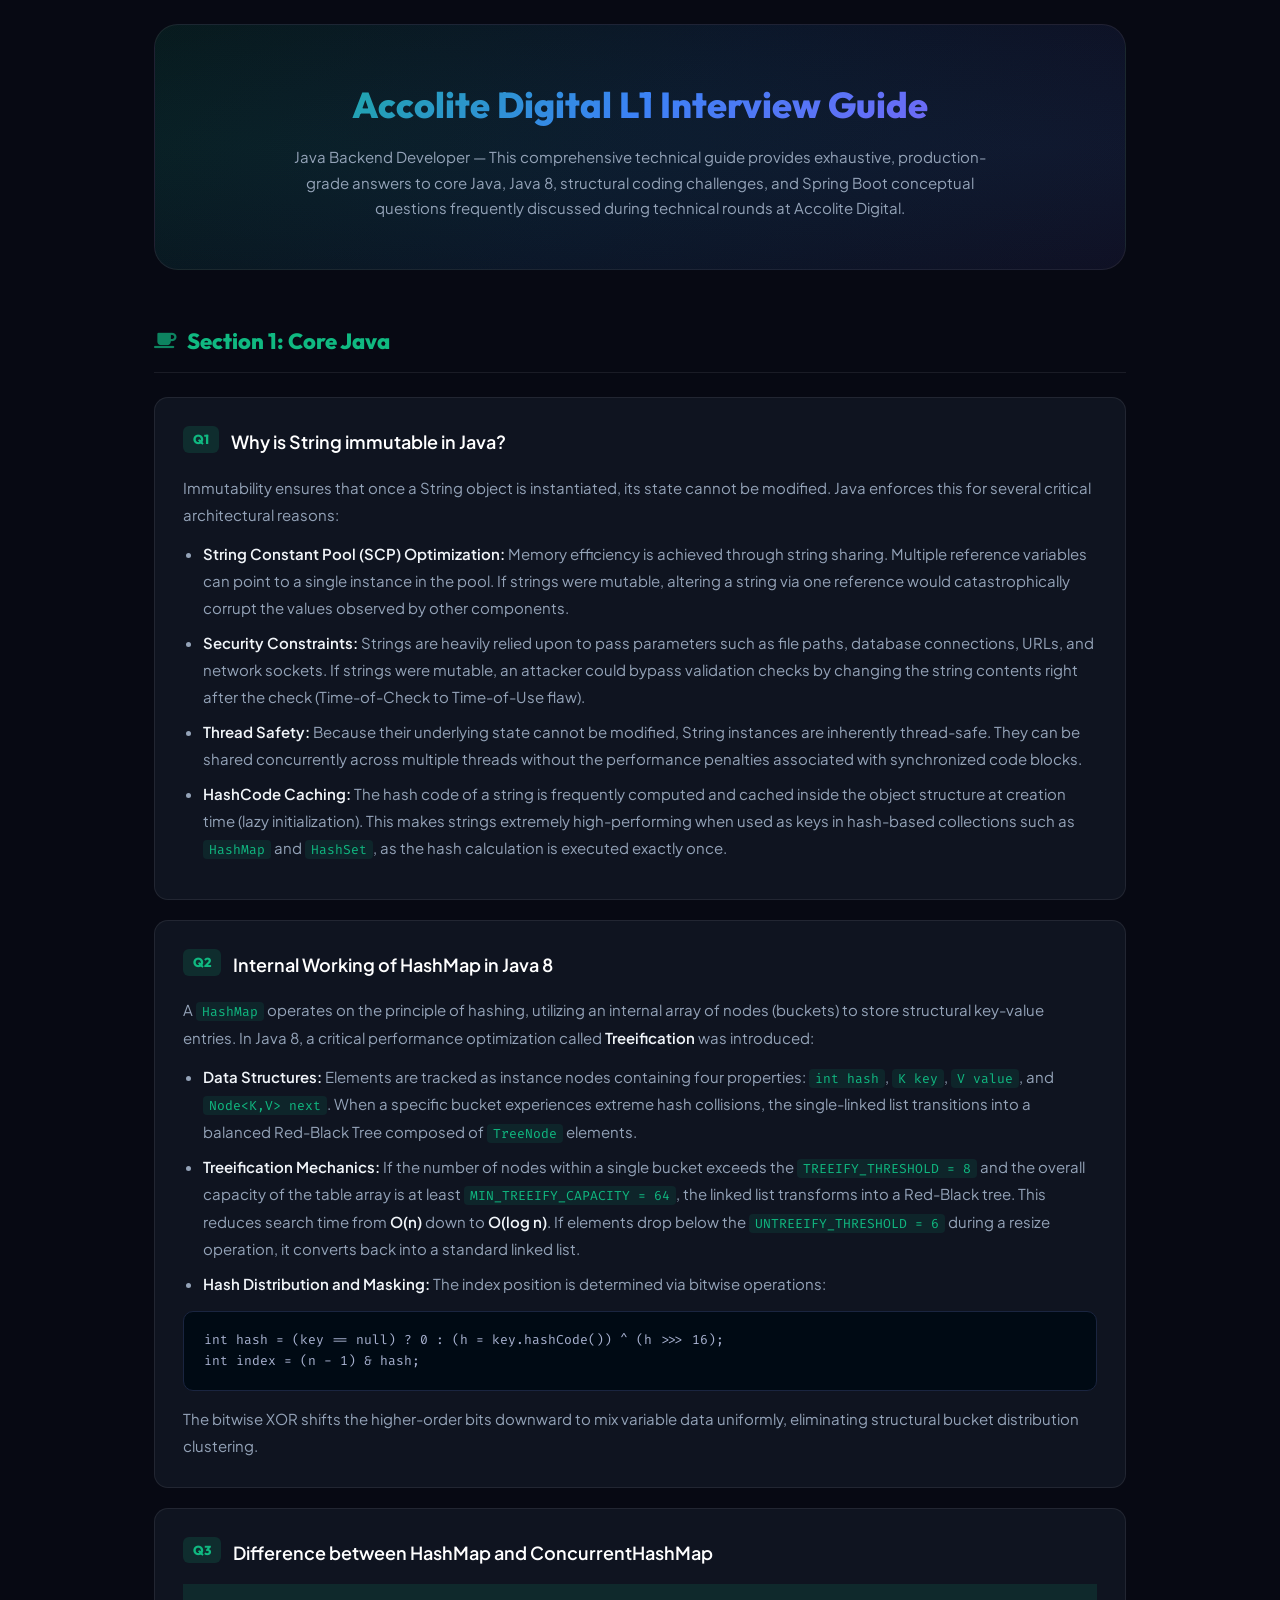
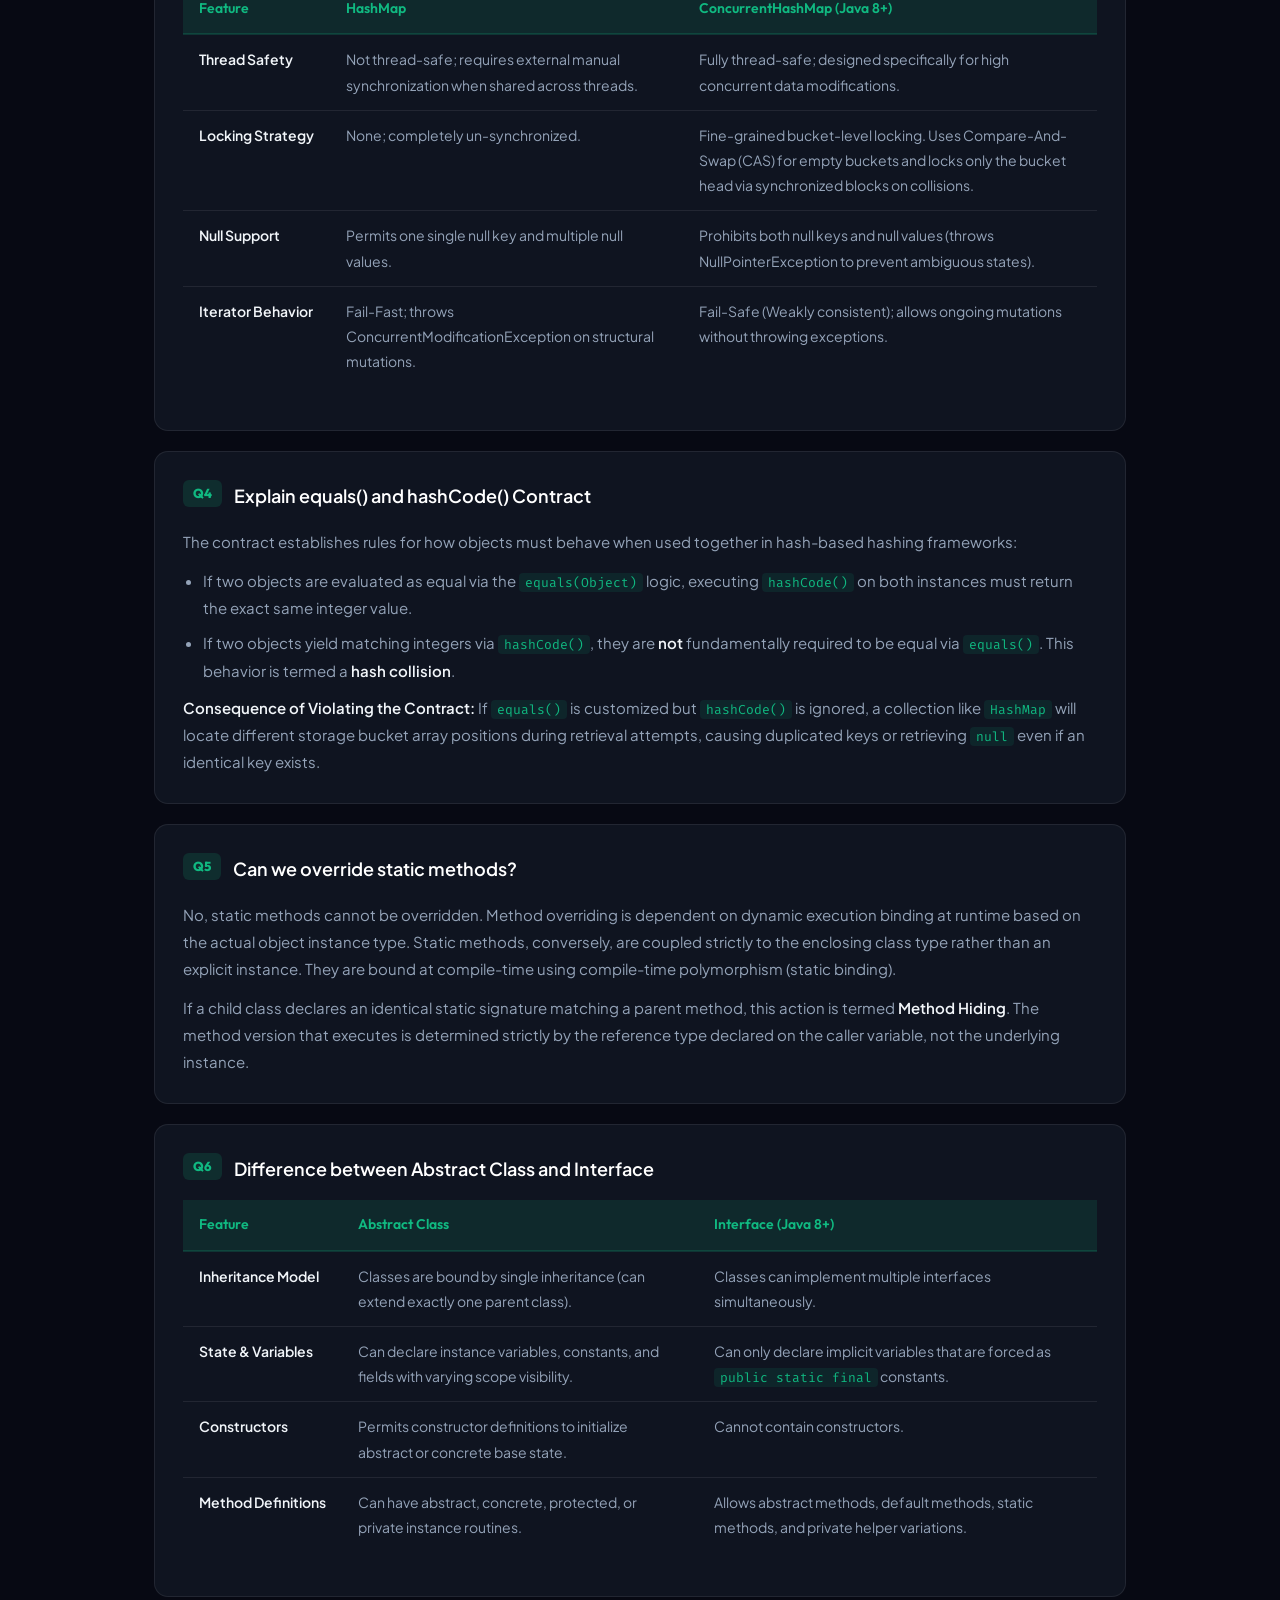
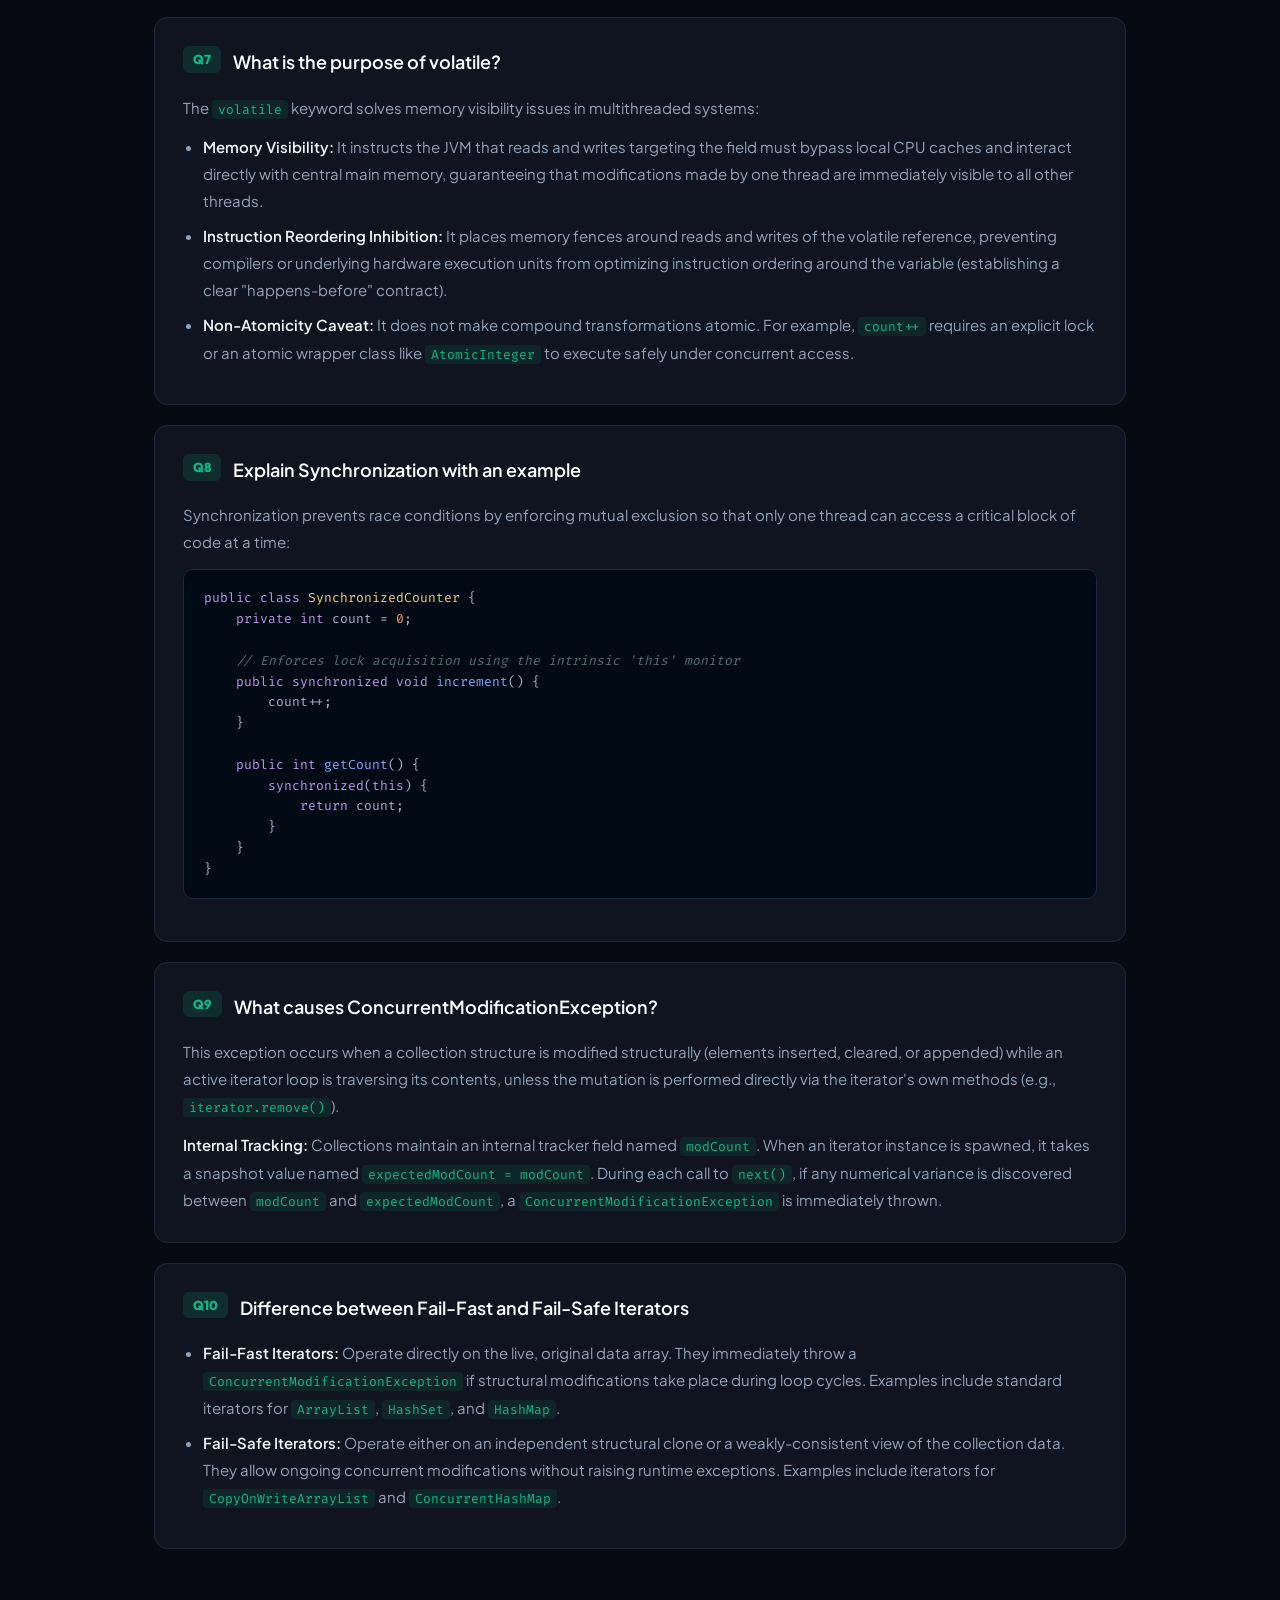
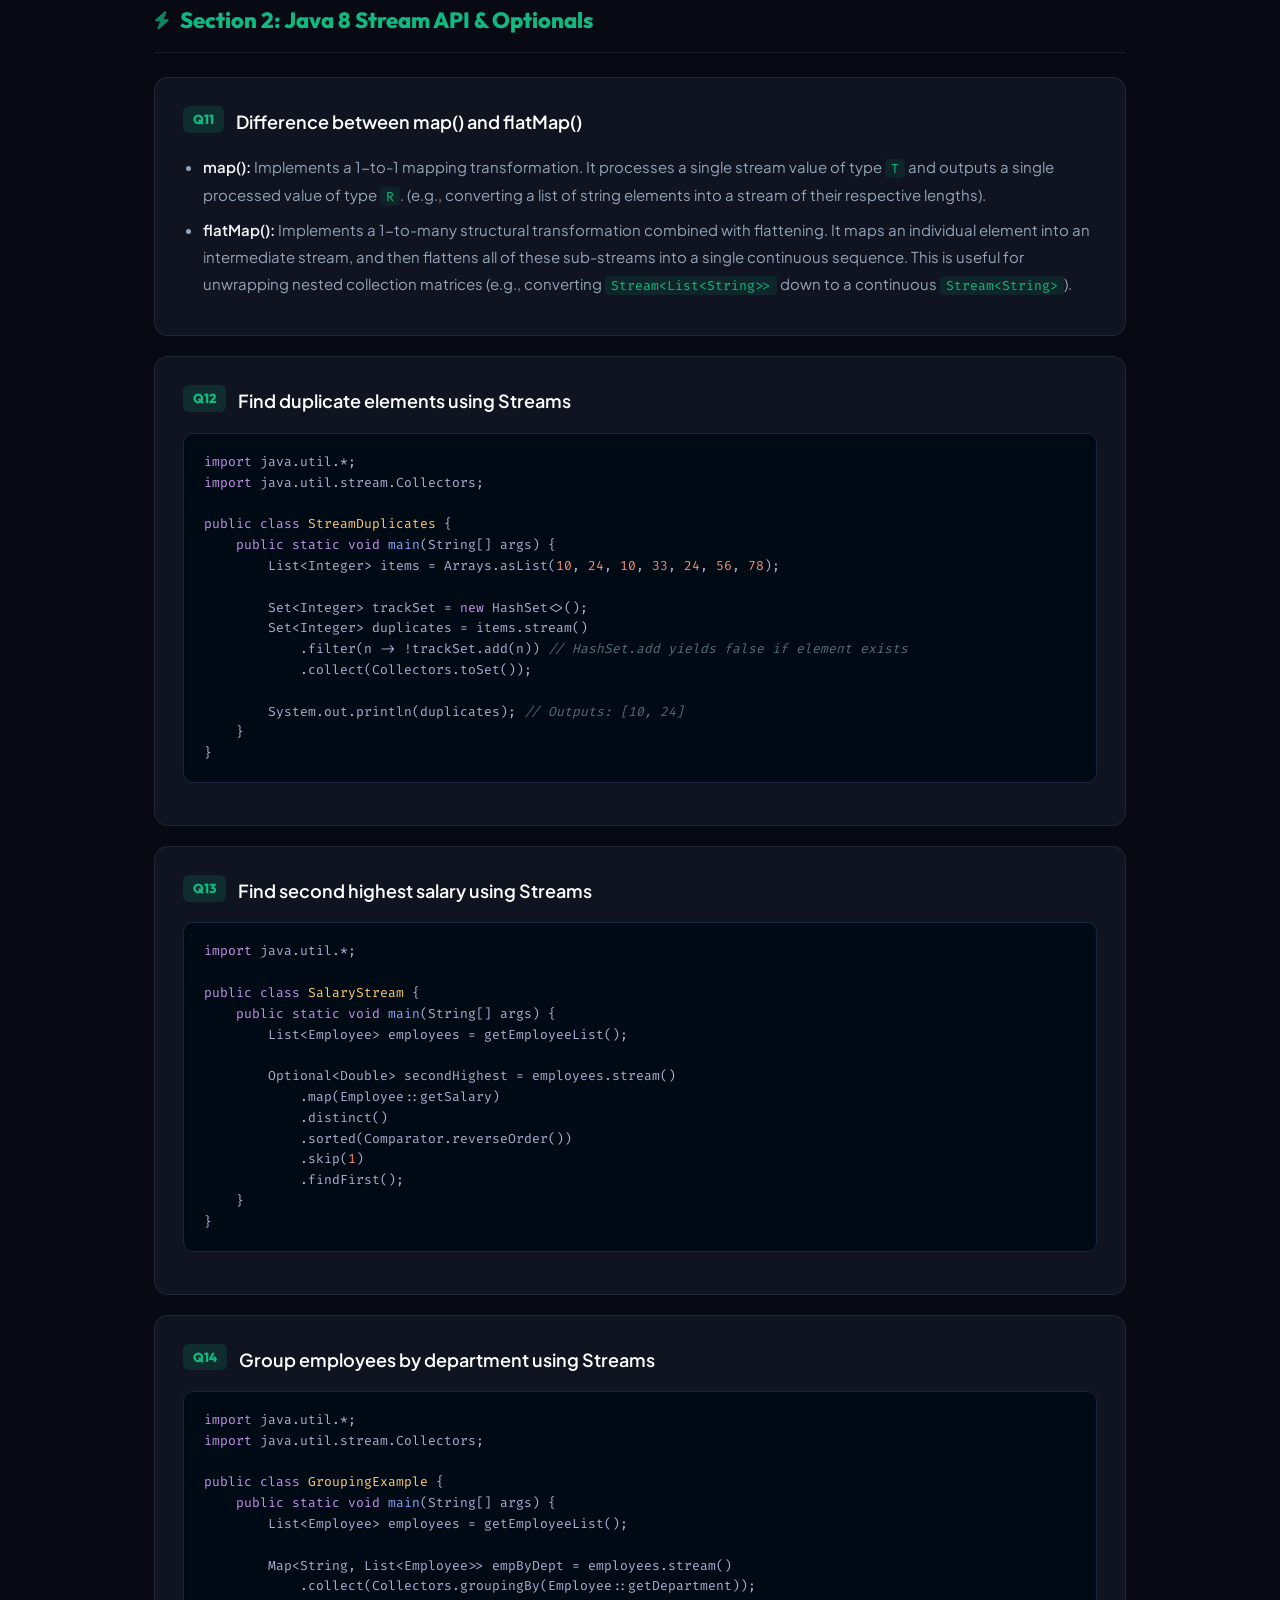
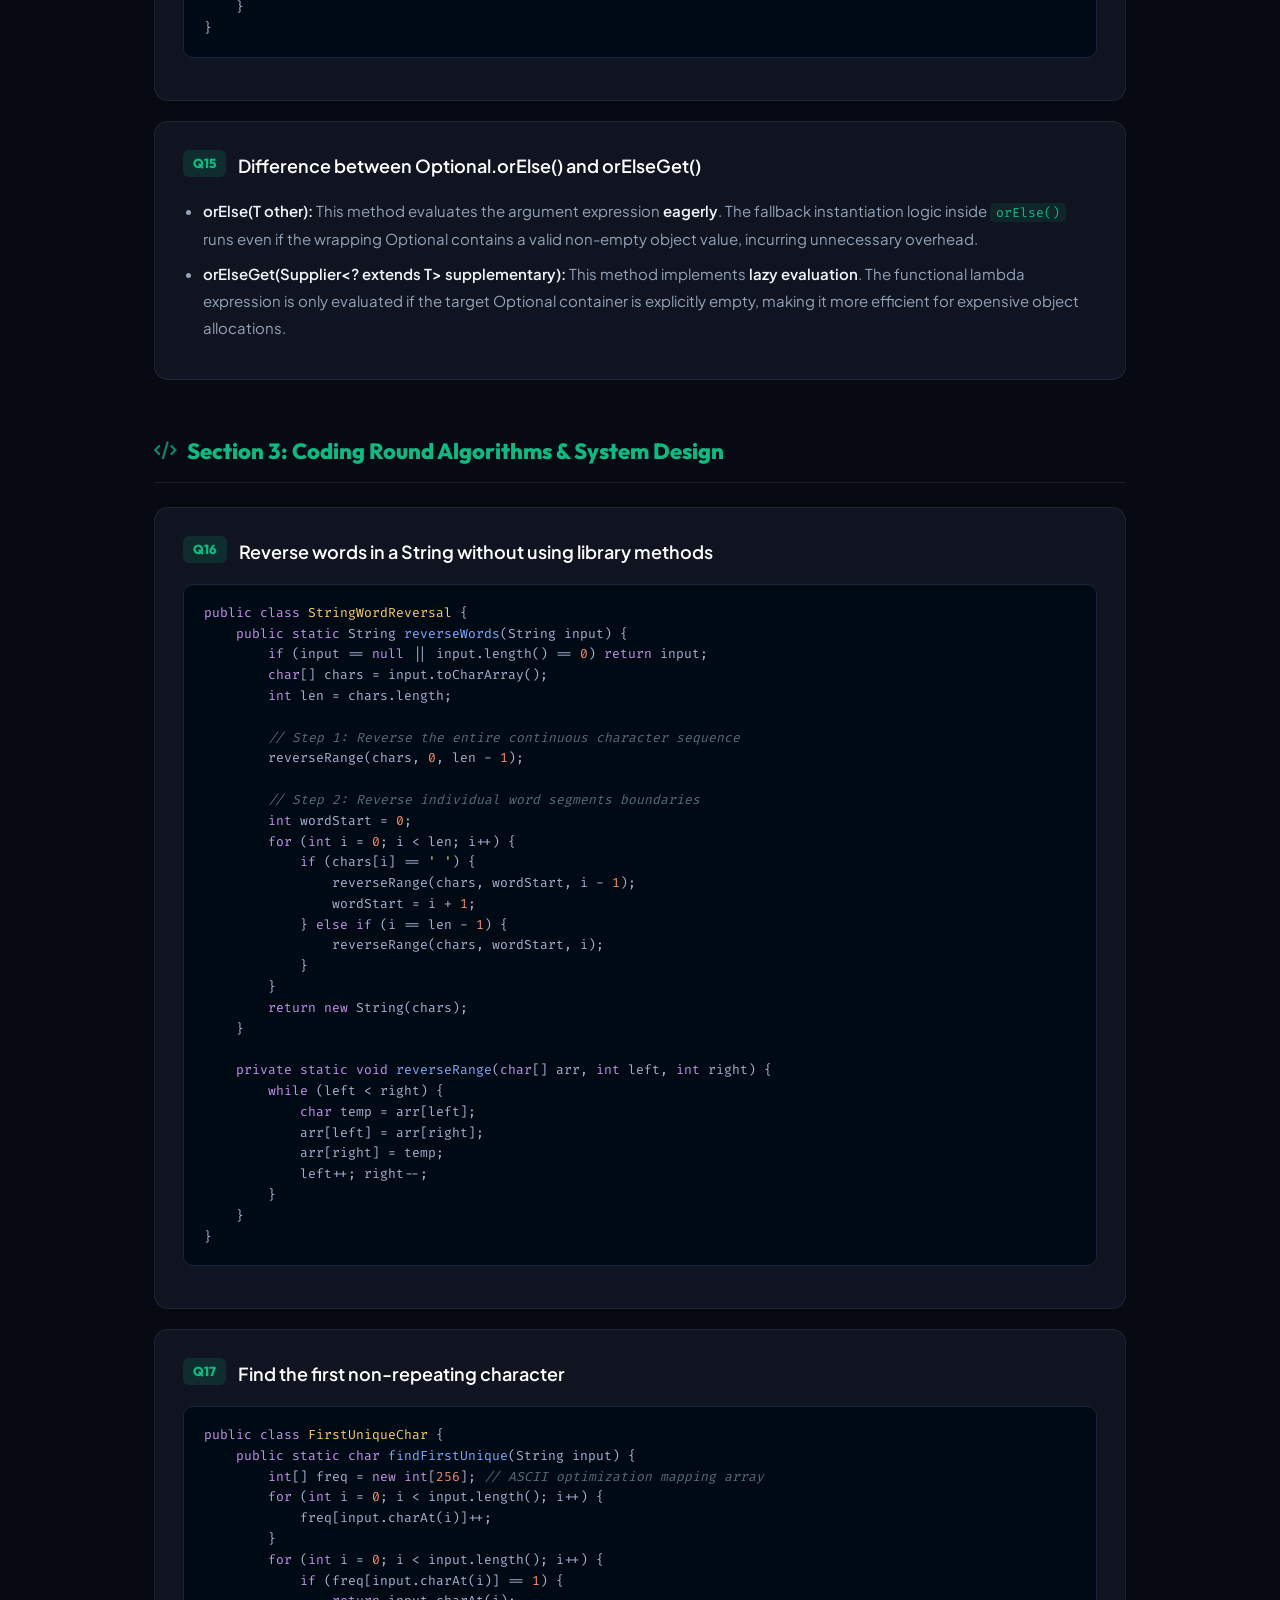
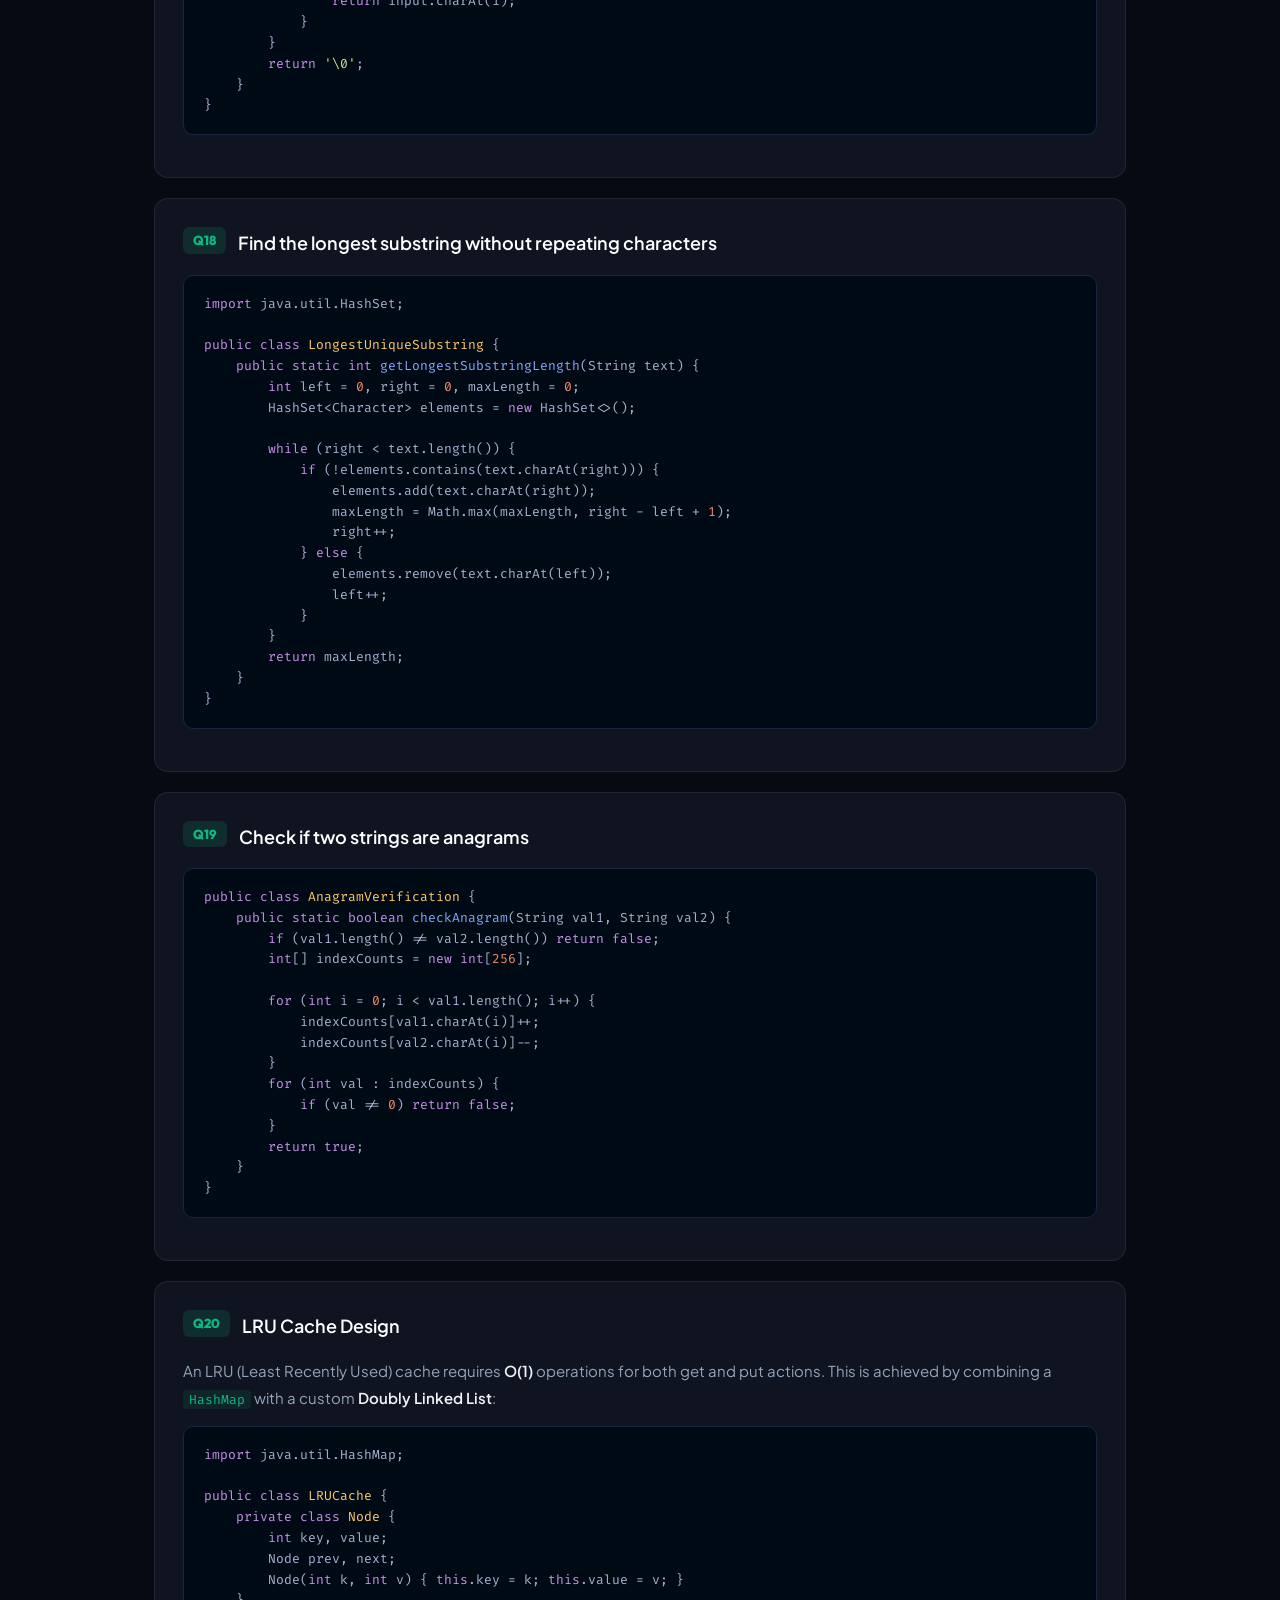
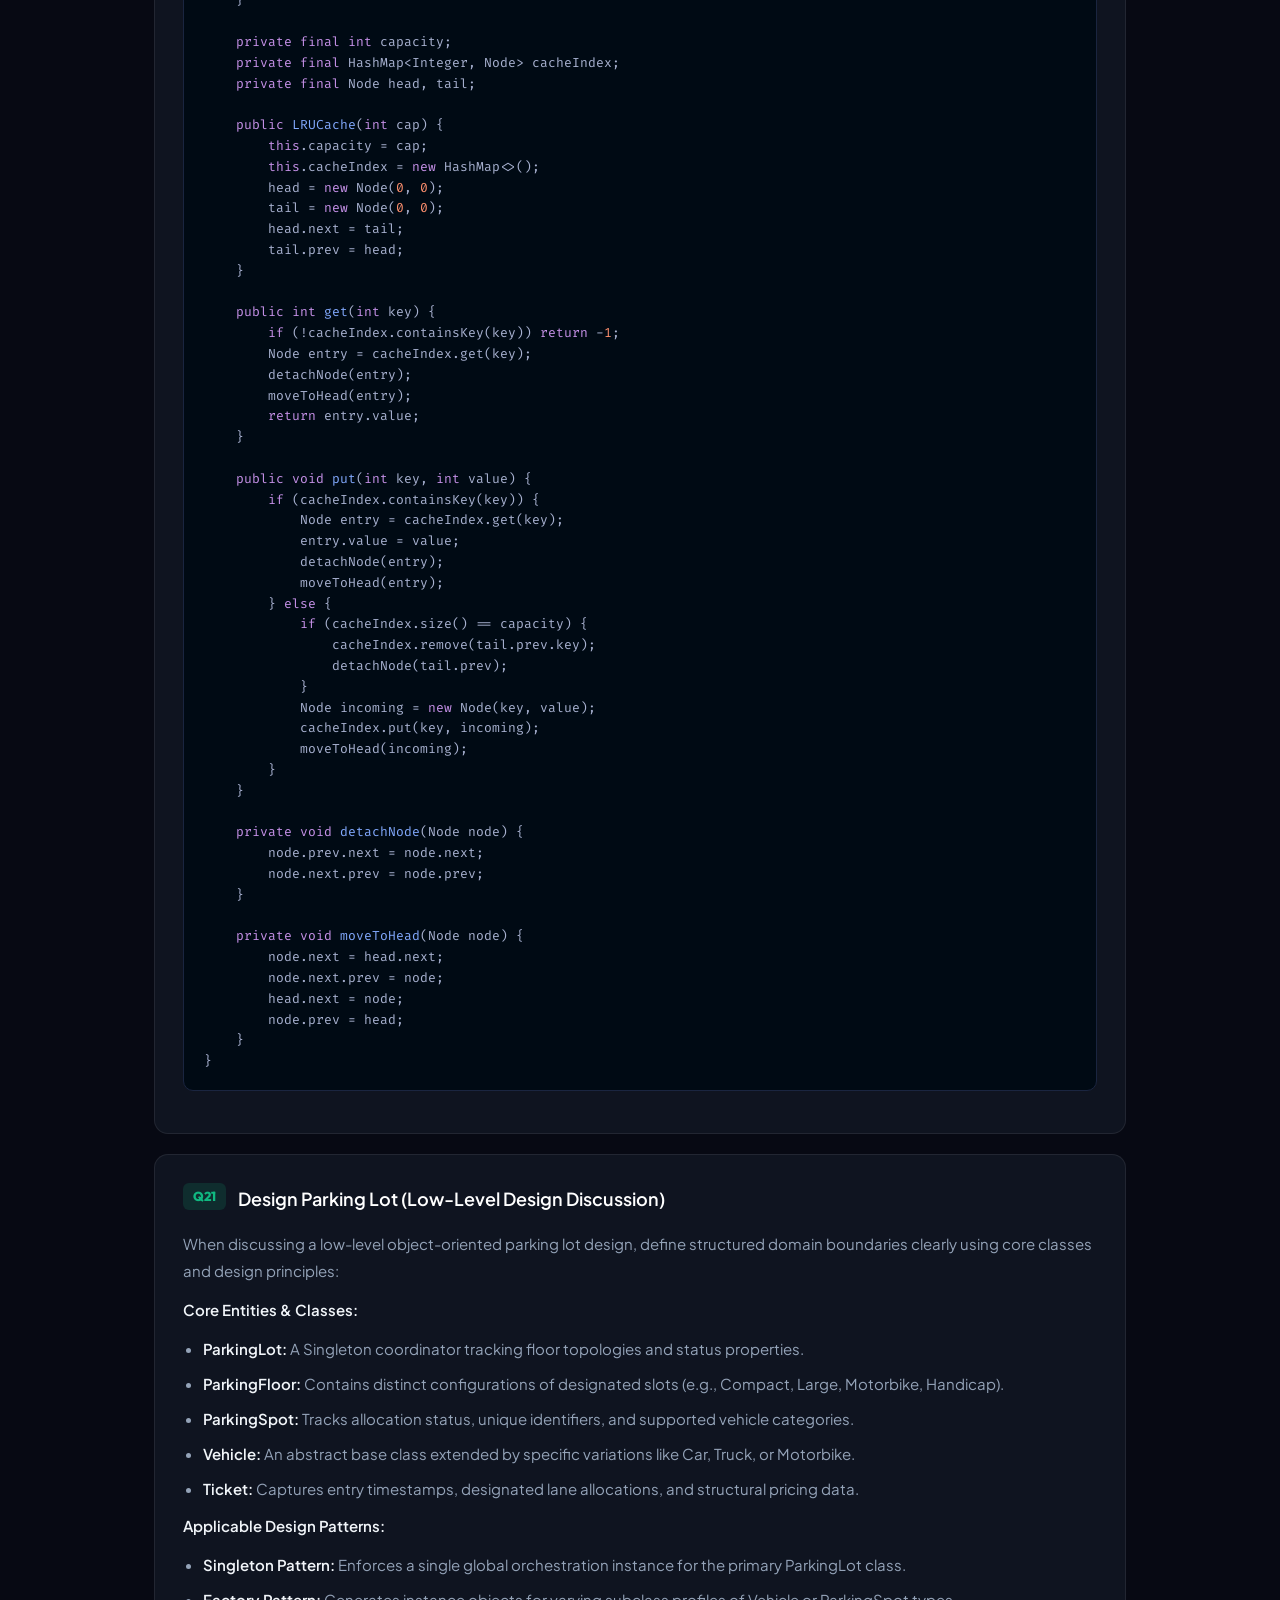
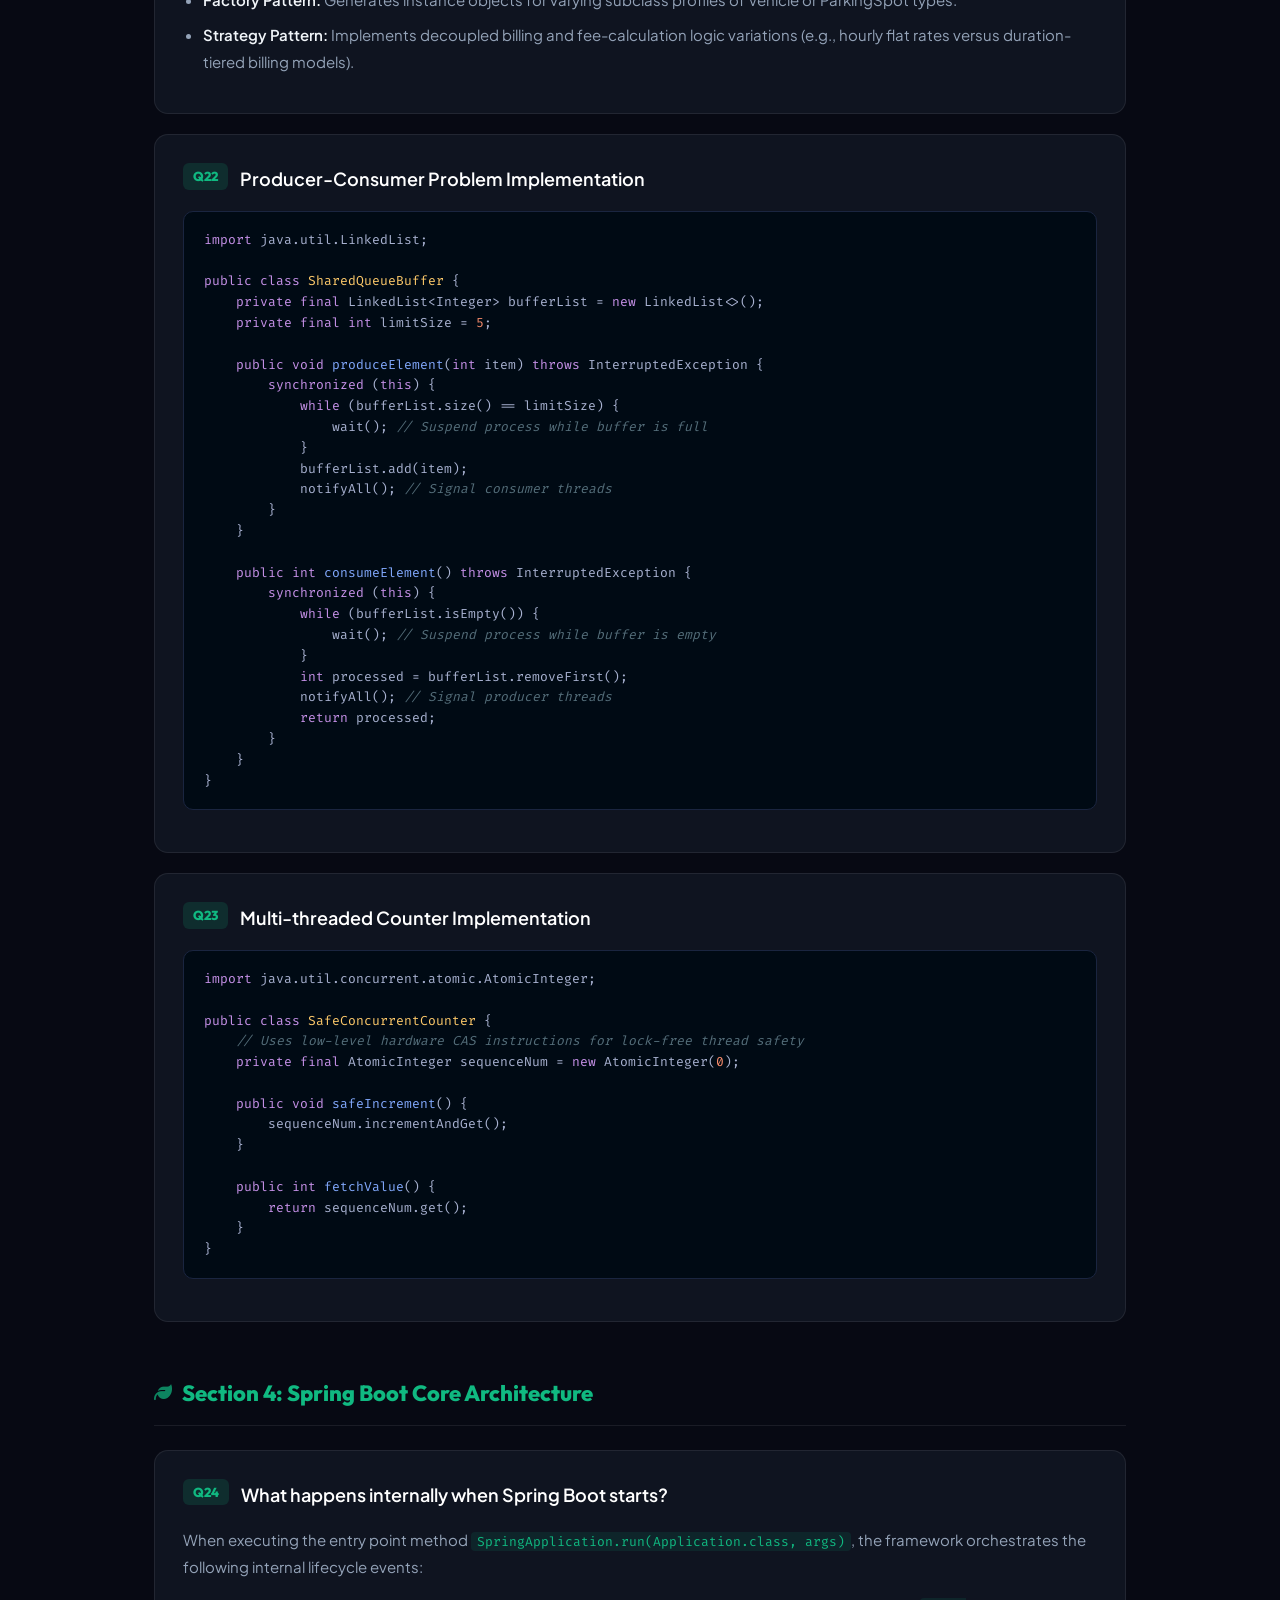
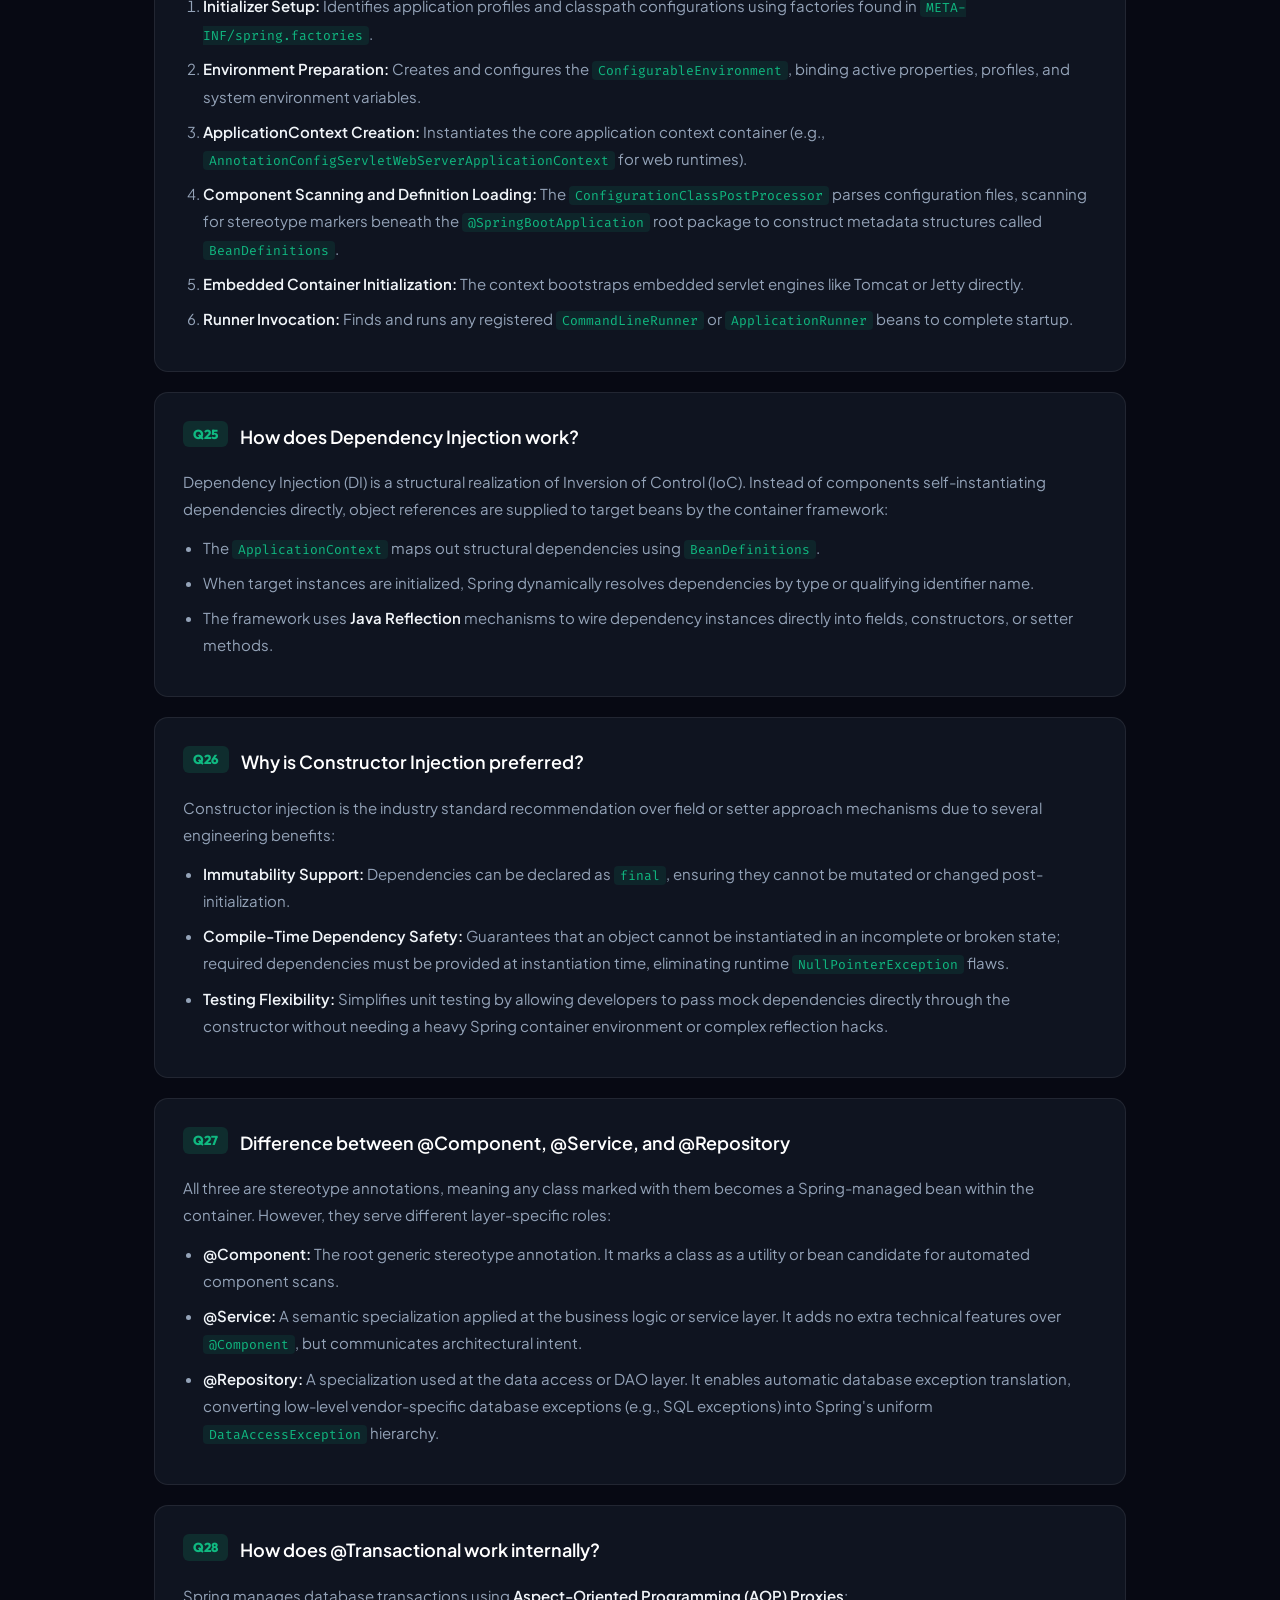
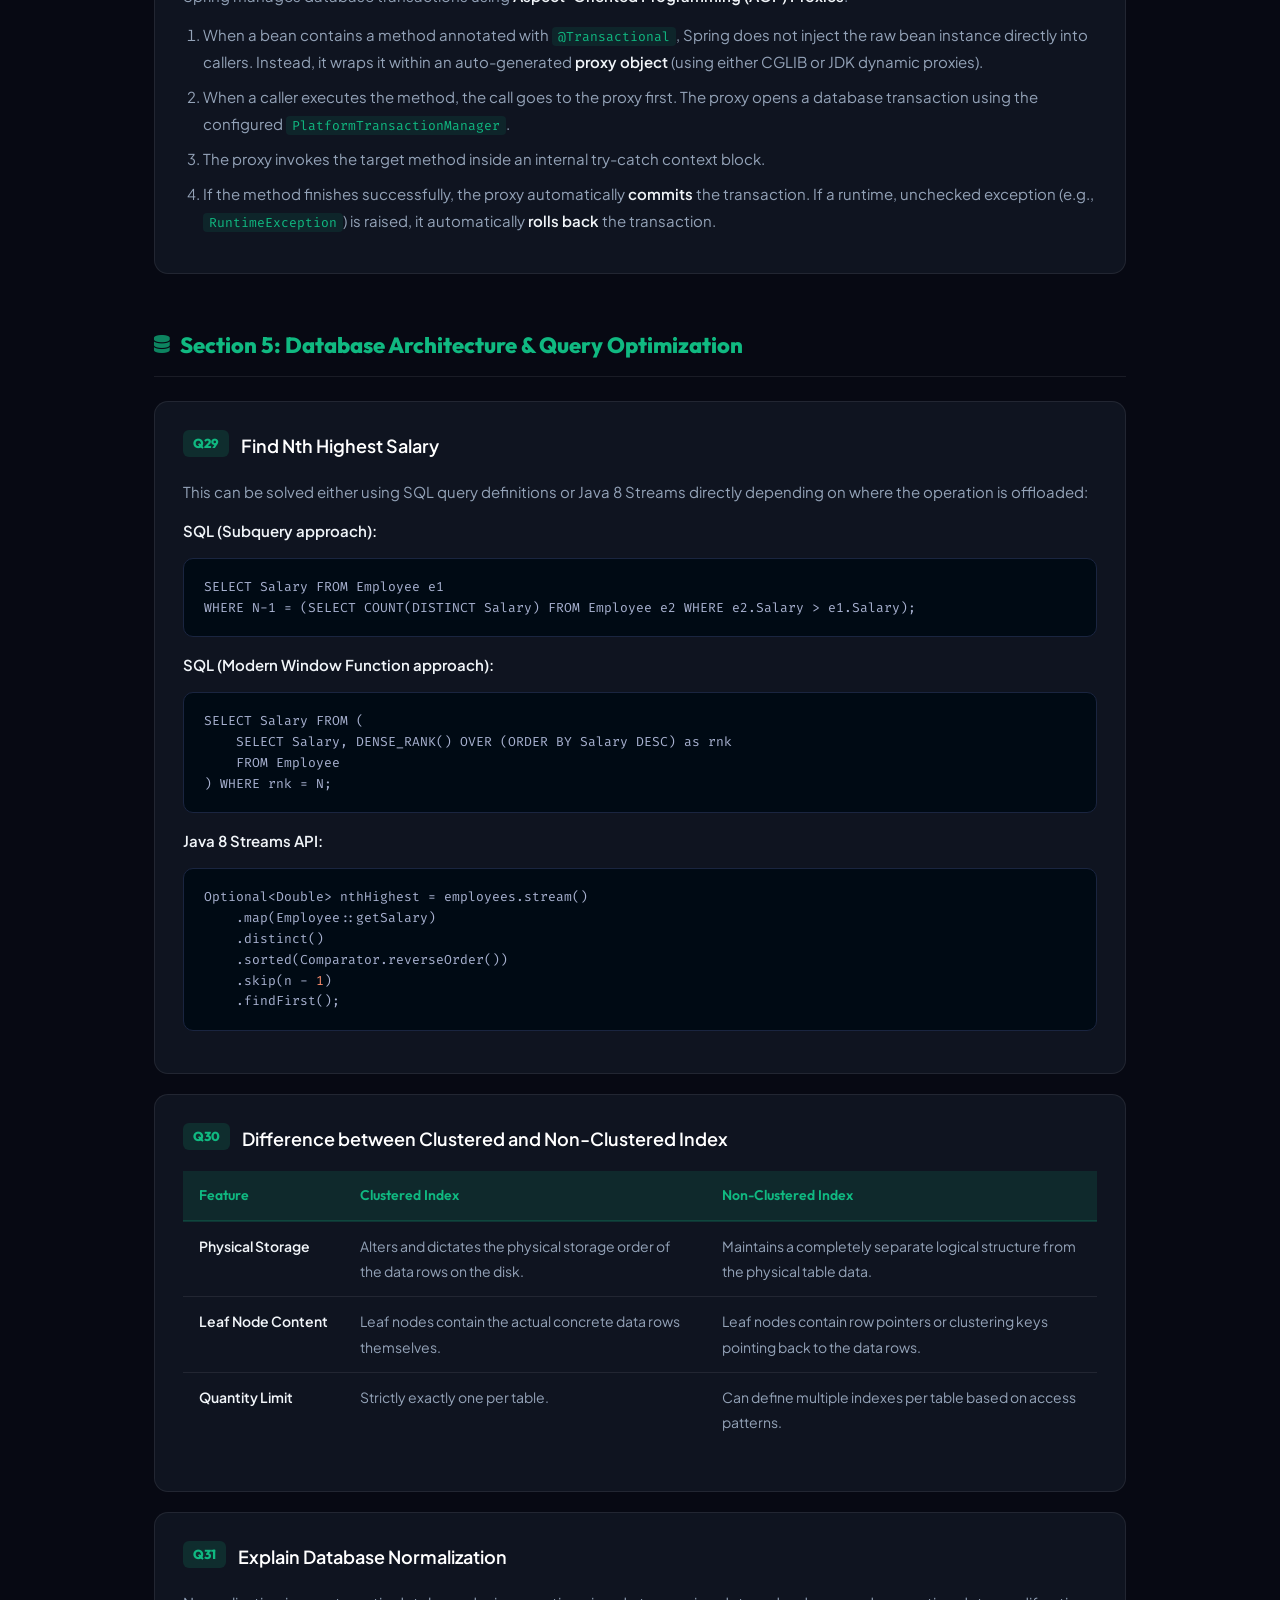
<file: accolite-interview.html>
<!DOCTYPE html>
<html lang="en">
<head>
  <meta charset="UTF-8">
  <meta name="viewport" content="width=device-width, initial-scale=1.0">
  <title>Accolite Digital L1 Interview Guide — Java Backend Developer</title>
  <meta name="description" content="Comprehensive technical guide with production-grade answers to core Java, Java 8, coding challenges, and Spring Boot questions for Accolite Digital L1 interviews.">
  <link href="https://fonts.googleapis.com/css2?family=Outfit:wght@400;600;800&family=Plus+Jakarta+Sans:wght@400;600&family=Fira+Code&display=swap" rel="stylesheet">
  <link rel="stylesheet" href="https://cdnjs.cloudflare.com/ajax/libs/font-awesome/6.4.0/css/all.min.css">
  <style>
    :root {
      --bg: #070913;
      --bg2: #0f1420;
      --glass: rgba(17, 22, 38, 0.72);
      --glass-border: rgba(255, 255, 255, 0.08);
      --emerald: #10b981;
      --emerald-g: rgba(16, 185, 129, 0.25);
      --blue: #3b82f6;
      --violet: #8b5cf6;
      --amber: #f59e0b;
      --rose: #f43f5e;
      --text: #f1f5f9;
      --text-muted: #94a3b8;
      --text-dim: #64748b;
    }

    * { margin: 0; padding: 0; box-sizing: border-box; }

    body {
      background: var(--bg);
      color: var(--text);
      font-family: 'Plus Jakarta Sans', sans-serif;
      line-height: 1.75;
      padding-bottom: 80px;
    }

    .container {
      max-width: 1020px;
      margin: 0 auto;
      padding: 24px;
    }

    /* Header */
    header {
      text-align: center;
      margin-bottom: 48px;
      padding: 48px 32px;
      background: linear-gradient(135deg, rgba(16, 185, 129, 0.08), rgba(59, 130, 246, 0.08), rgba(139, 92, 246, 0.06));
      border-radius: 24px;
      border: 1px solid var(--glass-border);
      position: relative;
      overflow: hidden;
    }
    header::before {
      content: '';
      position: absolute;
      top: -50%;
      left: -50%;
      width: 200%;
      height: 200%;
      background: radial-gradient(ellipse at 30% 50%, rgba(16, 185, 129, 0.06) 0%, transparent 60%),
                  radial-gradient(ellipse at 70% 50%, rgba(59, 130, 246, 0.06) 0%, transparent 60%);
      animation: headerGlow 8s ease-in-out infinite alternate;
    }
    @keyframes headerGlow {
      0% { transform: rotate(0deg); }
      100% { transform: rotate(3deg); }
    }
    header h1 {
      font-family: 'Outfit', sans-serif;
      font-size: 36px;
      font-weight: 800;
      margin-bottom: 8px;
      background: linear-gradient(135deg, var(--emerald), var(--blue), var(--violet));
      -webkit-background-clip: text;
      -webkit-text-fill-color: transparent;
      position: relative;
      z-index: 1;
    }
    header .subtitle {
      color: var(--text-muted);
      font-size: 15px;
      position: relative;
      z-index: 1;
      max-width: 720px;
      margin: 0 auto;
      line-height: 1.7;
    }

    /* Section Headings */
    .section-heading {
      font-family: 'Outfit', sans-serif;
      font-size: 22px;
      font-weight: 800;
      color: var(--emerald);
      margin-top: 52px;
      margin-bottom: 24px;
      padding-bottom: 12px;
      border-bottom: 1px solid var(--glass-border);
      display: flex;
      align-items: center;
      gap: 10px;
    }
    .section-heading .section-icon {
      font-size: 18px;
      opacity: 0.7;
    }

    /* Q&A Cards */
    .qa-card {
      background: var(--bg2);
      border: 1px solid var(--glass-border);
      border-radius: 14px;
      padding: 28px;
      margin-bottom: 20px;
      transition: border-color 0.3s ease, box-shadow 0.3s ease;
    }
    .qa-card:hover {
      border-color: rgba(16, 185, 129, 0.2);
      box-shadow: 0 0 24px rgba(16, 185, 129, 0.04);
    }

    .q-title {
      font-size: 18px;
      font-weight: 600;
      color: #fff;
      margin-bottom: 16px;
      display: flex;
      gap: 12px;
      align-items: flex-start;
    }
    .q-num {
      background: rgba(16, 185, 129, 0.15);
      color: var(--emerald);
      padding: 2px 10px;
      border-radius: 6px;
      font-size: 13px;
      font-weight: 800;
      font-family: 'Outfit';
      flex-shrink: 0;
    }

    .ans {
      color: var(--text-muted);
      font-size: 15px;
      line-height: 1.8;
    }
    .ans p {
      margin-bottom: 12px;
    }
    .ans p:last-child {
      margin-bottom: 0;
    }
    .ans strong {
      color: var(--text);
      font-weight: 600;
    }
    .ans code {
      background: rgba(16, 185, 129, 0.1);
      color: var(--emerald);
      padding: 1px 6px;
      border-radius: 4px;
      font-family: 'Fira Code', monospace;
      font-size: 13px;
    }
    .ans ul, .ans ol {
      margin: 10px 0 10px 20px;
    }
    .ans li {
      margin-bottom: 8px;
    }

    /* Code Blocks */
    pre {
      background: #000a14;
      padding: 18px 20px;
      border-radius: 10px;
      overflow-x: auto;
      font-family: 'Fira Code', monospace;
      font-size: 13px;
      color: #a8b2d1;
      border: 1px solid #1a2540;
      margin: 14px 0;
      line-height: 1.6;
    }
    pre .kw { color: #c792ea; }
    pre .type { color: #ffcb6b; }
    pre .str { color: #c3e88d; }
    pre .cm { color: #546e7a; font-style: italic; }
    pre .num { color: #f78c6c; }
    pre .fn { color: #82aaff; }

    /* Comparison Tables */
    .comparison-table {
      width: 100%;
      border-collapse: collapse;
      margin: 16px 0;
      font-size: 14px;
    }
    .comparison-table th {
      background: rgba(16, 185, 129, 0.12);
      color: var(--emerald);
      padding: 12px 16px;
      text-align: left;
      font-weight: 600;
      border-bottom: 2px solid rgba(16, 185, 129, 0.2);
      font-family: 'Outfit', sans-serif;
    }
    .comparison-table td {
      padding: 12px 16px;
      border-bottom: 1px solid var(--glass-border);
      color: var(--text-muted);
      vertical-align: top;
    }
    .comparison-table tr:last-child td {
      border-bottom: none;
    }
    .comparison-table tbody tr:hover td {
      background: rgba(255, 255, 255, 0.02);
    }
    .comparison-table td:first-child {
      color: var(--text);
      font-weight: 600;
      white-space: nowrap;
    }

    /* Responsive */
    @media (max-width: 768px) {
      header h1 { font-size: 26px; }
      .container { padding: 16px; }
      .qa-card { padding: 20px; }
      .comparison-table { font-size: 13px; }
      .comparison-table th, .comparison-table td { padding: 8px 10px; }
      pre { font-size: 12px; padding: 14px; }
    }
  </style>
</head>
<body>
  <div class="container">
    <header>
      <h1>Accolite Digital L1 Interview Guide</h1>
      <p class="subtitle">Java Backend Developer &mdash; This comprehensive technical guide provides exhaustive, production-grade answers to core Java, Java 8, structural coding challenges, and Spring Boot conceptual questions frequently discussed during technical rounds at Accolite Digital.</p>
    </header>

    <!-- ==================== SECTION 1: CORE JAVA ==================== -->
    <h2 class="section-heading"><i class="fa-solid fa-coffee section-icon"></i> Section 1: Core Java</h2>

    <div class="qa-card" id="q1">
      <div class="q-title"><span class="q-num">Q1</span> Why is String immutable in Java?</div>
      <div class="ans">
        <p>Immutability ensures that once a String object is instantiated, its state cannot be modified. Java enforces this for several critical architectural reasons:</p>
        <ul>
          <li><strong>String Constant Pool (SCP) Optimization:</strong> Memory efficiency is achieved through string sharing. Multiple reference variables can point to a single instance in the pool. If strings were mutable, altering a string via one reference would catastrophically corrupt the values observed by other components.</li>
          <li><strong>Security Constraints:</strong> Strings are heavily relied upon to pass parameters such as file paths, database connections, URLs, and network sockets. If strings were mutable, an attacker could bypass validation checks by changing the string contents right after the check (Time-of-Check to Time-of-Use flaw).</li>
          <li><strong>Thread Safety:</strong> Because their underlying state cannot be modified, String instances are inherently thread-safe. They can be shared concurrently across multiple threads without the performance penalties associated with synchronized code blocks.</li>
          <li><strong>HashCode Caching:</strong> The hash code of a string is frequently computed and cached inside the object structure at creation time (lazy initialization). This makes strings extremely high-performing when used as keys in hash-based collections such as <code>HashMap</code> and <code>HashSet</code>, as the hash calculation is executed exactly once.</li>
        </ul>
      </div>
    </div>

    <div class="qa-card" id="q2">
      <div class="q-title"><span class="q-num">Q2</span> Internal Working of HashMap in Java 8</div>
      <div class="ans">
        <p>A <code>HashMap</code> operates on the principle of hashing, utilizing an internal array of nodes (buckets) to store structural key-value entries. In Java 8, a critical performance optimization called <strong>Treeification</strong> was introduced:</p>
        <ul>
          <li><strong>Data Structures:</strong> Elements are tracked as instance nodes containing four properties: <code>int hash</code>, <code>K key</code>, <code>V value</code>, and <code>Node&lt;K,V&gt; next</code>. When a specific bucket experiences extreme hash collisions, the single-linked list transitions into a balanced Red-Black Tree composed of <code>TreeNode</code> elements.</li>
          <li><strong>Treeification Mechanics:</strong> If the number of nodes within a single bucket exceeds the <code>TREEIFY_THRESHOLD = 8</code> and the overall capacity of the table array is at least <code>MIN_TREEIFY_CAPACITY = 64</code>, the linked list transforms into a Red-Black tree. This reduces search time from <strong>O(n)</strong> down to <strong>O(log n)</strong>. If elements drop below the <code>UNTREEIFY_THRESHOLD = 6</code> during a resize operation, it converts back into a standard linked list.</li>
          <li><strong>Hash Distribution and Masking:</strong> The index position is determined via bitwise operations:</li>
        </ul>
<pre>int hash = (key == null) ? 0 : (h = key.hashCode()) ^ (h &gt;&gt;&gt; 16);
int index = (n - 1) &amp; hash;</pre>
        <p>The bitwise XOR shifts the higher-order bits downward to mix variable data uniformly, eliminating structural bucket distribution clustering.</p>
      </div>
    </div>

    <div class="qa-card" id="q3">
      <div class="q-title"><span class="q-num">Q3</span> Difference between HashMap and ConcurrentHashMap</div>
      <div class="ans">
        <table class="comparison-table">
          <thead>
            <tr><th>Feature</th><th>HashMap</th><th>ConcurrentHashMap (Java 8+)</th></tr>
          </thead>
          <tbody>
            <tr>
              <td>Thread Safety</td>
              <td>Not thread-safe; requires external manual synchronization when shared across threads.</td>
              <td>Fully thread-safe; designed specifically for high concurrent data modifications.</td>
            </tr>
            <tr>
              <td>Locking Strategy</td>
              <td>None; completely un-synchronized.</td>
              <td>Fine-grained bucket-level locking. Uses Compare-And-Swap (CAS) for empty buckets and locks only the bucket head via synchronized blocks on collisions.</td>
            </tr>
            <tr>
              <td>Null Support</td>
              <td>Permits one single null key and multiple null values.</td>
              <td>Prohibits both null keys and null values (throws NullPointerException to prevent ambiguous states).</td>
            </tr>
            <tr>
              <td>Iterator Behavior</td>
              <td>Fail-Fast; throws ConcurrentModificationException on structural mutations.</td>
              <td>Fail-Safe (Weakly consistent); allows ongoing mutations without throwing exceptions.</td>
            </tr>
          </tbody>
        </table>
      </div>
    </div>

    <div class="qa-card" id="q4">
      <div class="q-title"><span class="q-num">Q4</span> Explain equals() and hashCode() Contract</div>
      <div class="ans">
        <p>The contract establishes rules for how objects must behave when used together in hash-based hashing frameworks:</p>
        <ul>
          <li>If two objects are evaluated as equal via the <code>equals(Object)</code> logic, executing <code>hashCode()</code> on both instances must return the exact same integer value.</li>
          <li>If two objects yield matching integers via <code>hashCode()</code>, they are <strong>not</strong> fundamentally required to be equal via <code>equals()</code>. This behavior is termed a <strong>hash collision</strong>.</li>
        </ul>
        <p><strong>Consequence of Violating the Contract:</strong> If <code>equals()</code> is customized but <code>hashCode()</code> is ignored, a collection like <code>HashMap</code> will locate different storage bucket array positions during retrieval attempts, causing duplicated keys or retrieving <code>null</code> even if an identical key exists.</p>
      </div>
    </div>

    <div class="qa-card" id="q5">
      <div class="q-title"><span class="q-num">Q5</span> Can we override static methods?</div>
      <div class="ans">
        <p>No, static methods cannot be overridden. Method overriding is dependent on dynamic execution binding at runtime based on the actual object instance type. Static methods, conversely, are coupled strictly to the enclosing class type rather than an explicit instance. They are bound at compile-time using compile-time polymorphism (static binding).</p>
        <p>If a child class declares an identical static signature matching a parent method, this action is termed <strong>Method Hiding</strong>. The method version that executes is determined strictly by the reference type declared on the caller variable, not the underlying instance.</p>
      </div>
    </div>

    <div class="qa-card" id="q6">
      <div class="q-title"><span class="q-num">Q6</span> Difference between Abstract Class and Interface</div>
      <div class="ans">
        <table class="comparison-table">
          <thead>
            <tr><th>Feature</th><th>Abstract Class</th><th>Interface (Java 8+)</th></tr>
          </thead>
          <tbody>
            <tr>
              <td>Inheritance Model</td>
              <td>Classes are bound by single inheritance (can extend exactly one parent class).</td>
              <td>Classes can implement multiple interfaces simultaneously.</td>
            </tr>
            <tr>
              <td>State &amp; Variables</td>
              <td>Can declare instance variables, constants, and fields with varying scope visibility.</td>
              <td>Can only declare implicit variables that are forced as <code>public static final</code> constants.</td>
            </tr>
            <tr>
              <td>Constructors</td>
              <td>Permits constructor definitions to initialize abstract or concrete base state.</td>
              <td>Cannot contain constructors.</td>
            </tr>
            <tr>
              <td>Method Definitions</td>
              <td>Can have abstract, concrete, protected, or private instance routines.</td>
              <td>Allows abstract methods, default methods, static methods, and private helper variations.</td>
            </tr>
          </tbody>
        </table>
      </div>
    </div>

    <div class="qa-card" id="q7">
      <div class="q-title"><span class="q-num">Q7</span> What is the purpose of volatile?</div>
      <div class="ans">
        <p>The <code>volatile</code> keyword solves memory visibility issues in multithreaded systems:</p>
        <ul>
          <li><strong>Memory Visibility:</strong> It instructs the JVM that reads and writes targeting the field must bypass local CPU caches and interact directly with central main memory, guaranteeing that modifications made by one thread are immediately visible to all other threads.</li>
          <li><strong>Instruction Reordering Inhibition:</strong> It places memory fences around reads and writes of the volatile reference, preventing compilers or underlying hardware execution units from optimizing instruction ordering around the variable (establishing a clear "happens-before" contract).</li>
          <li><strong>Non-Atomicity Caveat:</strong> It does not make compound transformations atomic. For example, <code>count++</code> requires an explicit lock or an atomic wrapper class like <code>AtomicInteger</code> to execute safely under concurrent access.</li>
        </ul>
      </div>
    </div>

    <div class="qa-card" id="q8">
      <div class="q-title"><span class="q-num">Q8</span> Explain Synchronization with an example</div>
      <div class="ans">
        <p>Synchronization prevents race conditions by enforcing mutual exclusion so that only one thread can access a critical block of code at a time:</p>
<pre><span class="kw">public class</span> <span class="type">SynchronizedCounter</span> {
    <span class="kw">private int</span> count = <span class="num">0</span>;

    <span class="cm">// Enforces lock acquisition using the intrinsic 'this' monitor</span>
    <span class="kw">public synchronized void</span> <span class="fn">increment</span>() {
        count++;
    }

    <span class="kw">public int</span> <span class="fn">getCount</span>() {
        <span class="kw">synchronized</span>(<span class="kw">this</span>) {
            <span class="kw">return</span> count;
        }
    }
}</pre>
      </div>
    </div>

    <div class="qa-card" id="q9">
      <div class="q-title"><span class="q-num">Q9</span> What causes ConcurrentModificationException?</div>
      <div class="ans">
        <p>This exception occurs when a collection structure is modified structurally (elements inserted, cleared, or appended) while an active iterator loop is traversing its contents, unless the mutation is performed directly via the iterator's own methods (e.g., <code>iterator.remove()</code>).</p>
        <p><strong>Internal Tracking:</strong> Collections maintain an internal tracker field named <code>modCount</code>. When an iterator instance is spawned, it takes a snapshot value named <code>expectedModCount = modCount</code>. During each call to <code>next()</code>, if any numerical variance is discovered between <code>modCount</code> and <code>expectedModCount</code>, a <code>ConcurrentModificationException</code> is immediately thrown.</p>
      </div>
    </div>

    <div class="qa-card" id="q10">
      <div class="q-title"><span class="q-num">Q10</span> Difference between Fail-Fast and Fail-Safe Iterators</div>
      <div class="ans">
        <ul>
          <li><strong>Fail-Fast Iterators:</strong> Operate directly on the live, original data array. They immediately throw a <code>ConcurrentModificationException</code> if structural modifications take place during loop cycles. Examples include standard iterators for <code>ArrayList</code>, <code>HashSet</code>, and <code>HashMap</code>.</li>
          <li><strong>Fail-Safe Iterators:</strong> Operate either on an independent structural clone or a weakly-consistent view of the collection data. They allow ongoing concurrent modifications without raising runtime exceptions. Examples include iterators for <code>CopyOnWriteArrayList</code> and <code>ConcurrentHashMap</code>.</li>
        </ul>
      </div>
    </div>

    <!-- ==================== SECTION 2: JAVA 8 STREAM API ==================== -->
    <h2 class="section-heading"><i class="fa-solid fa-bolt section-icon"></i> Section 2: Java 8 Stream API &amp; Optionals</h2>

    <div class="qa-card" id="q11">
      <div class="q-title"><span class="q-num">Q11</span> Difference between map() and flatMap()</div>
      <div class="ans">
        <ul>
          <li><strong>map():</strong> Implements a 1-to-1 mapping transformation. It processes a single stream value of type <code>T</code> and outputs a single processed value of type <code>R</code>. (e.g., converting a list of string elements into a stream of their respective lengths).</li>
          <li><strong>flatMap():</strong> Implements a 1-to-many structural transformation combined with flattening. It maps an individual element into an intermediate stream, and then flattens all of these sub-streams into a single continuous sequence. This is useful for unwrapping nested collection matrices (e.g., converting <code>Stream&lt;List&lt;String&gt;&gt;</code> down to a continuous <code>Stream&lt;String&gt;</code>).</li>
        </ul>
      </div>
    </div>

    <div class="qa-card" id="q12">
      <div class="q-title"><span class="q-num">Q12</span> Find duplicate elements using Streams</div>
      <div class="ans">
<pre><span class="kw">import</span> java.util.*;
<span class="kw">import</span> java.util.stream.Collectors;

<span class="kw">public class</span> <span class="type">StreamDuplicates</span> {
    <span class="kw">public static void</span> <span class="fn">main</span>(String[] args) {
        List&lt;Integer&gt; items = Arrays.asList(<span class="num">10</span>, <span class="num">24</span>, <span class="num">10</span>, <span class="num">33</span>, <span class="num">24</span>, <span class="num">56</span>, <span class="num">78</span>);

        Set&lt;Integer&gt; trackSet = <span class="kw">new</span> HashSet&lt;&gt;();
        Set&lt;Integer&gt; duplicates = items.stream()
            .filter(n -&gt; !trackSet.add(n)) <span class="cm">// HashSet.add yields false if element exists</span>
            .collect(Collectors.toSet());

        System.out.println(duplicates); <span class="cm">// Outputs: [10, 24]</span>
    }
}</pre>
      </div>
    </div>

    <div class="qa-card" id="q13">
      <div class="q-title"><span class="q-num">Q13</span> Find second highest salary using Streams</div>
      <div class="ans">
<pre><span class="kw">import</span> java.util.*;

<span class="kw">public class</span> <span class="type">SalaryStream</span> {
    <span class="kw">public static void</span> <span class="fn">main</span>(String[] args) {
        List&lt;Employee&gt; employees = getEmployeeList();

        Optional&lt;Double&gt; secondHighest = employees.stream()
            .map(Employee::getSalary)
            .distinct()
            .sorted(Comparator.reverseOrder())
            .skip(<span class="num">1</span>)
            .findFirst();
    }
}</pre>
      </div>
    </div>

    <div class="qa-card" id="q14">
      <div class="q-title"><span class="q-num">Q14</span> Group employees by department using Streams</div>
      <div class="ans">
<pre><span class="kw">import</span> java.util.*;
<span class="kw">import</span> java.util.stream.Collectors;

<span class="kw">public class</span> <span class="type">GroupingExample</span> {
    <span class="kw">public static void</span> <span class="fn">main</span>(String[] args) {
        List&lt;Employee&gt; employees = getEmployeeList();

        Map&lt;String, List&lt;Employee&gt;&gt; empByDept = employees.stream()
            .collect(Collectors.groupingBy(Employee::getDepartment));
    }
}</pre>
      </div>
    </div>

    <div class="qa-card" id="q15">
      <div class="q-title"><span class="q-num">Q15</span> Difference between Optional.orElse() and orElseGet()</div>
      <div class="ans">
        <ul>
          <li><strong>orElse(T other):</strong> This method evaluates the argument expression <strong>eagerly</strong>. The fallback instantiation logic inside <code>orElse()</code> runs even if the wrapping Optional contains a valid non-empty object value, incurring unnecessary overhead.</li>
          <li><strong>orElseGet(Supplier&lt;? extends T&gt; supplementary):</strong> This method implements <strong>lazy evaluation</strong>. The functional lambda expression is only evaluated if the target Optional container is explicitly empty, making it more efficient for expensive object allocations.</li>
        </ul>
      </div>
    </div>

    <!-- ==================== SECTION 3: CODING ROUND ==================== -->
    <h2 class="section-heading"><i class="fa-solid fa-code section-icon"></i> Section 3: Coding Round Algorithms &amp; System Design</h2>

    <div class="qa-card" id="q16">
      <div class="q-title"><span class="q-num">Q16</span> Reverse words in a String without using library methods</div>
      <div class="ans">
<pre><span class="kw">public class</span> <span class="type">StringWordReversal</span> {
    <span class="kw">public static</span> String <span class="fn">reverseWords</span>(String input) {
        <span class="kw">if</span> (input == <span class="kw">null</span> || input.length() == <span class="num">0</span>) <span class="kw">return</span> input;
        <span class="kw">char</span>[] chars = input.toCharArray();
        <span class="kw">int</span> len = chars.length;

        <span class="cm">// Step 1: Reverse the entire continuous character sequence</span>
        reverseRange(chars, <span class="num">0</span>, len - <span class="num">1</span>);

        <span class="cm">// Step 2: Reverse individual word segments boundaries</span>
        <span class="kw">int</span> wordStart = <span class="num">0</span>;
        <span class="kw">for</span> (<span class="kw">int</span> i = <span class="num">0</span>; i &lt; len; i++) {
            <span class="kw">if</span> (chars[i] == <span class="str">' '</span>) {
                reverseRange(chars, wordStart, i - <span class="num">1</span>);
                wordStart = i + <span class="num">1</span>;
            } <span class="kw">else if</span> (i == len - <span class="num">1</span>) {
                reverseRange(chars, wordStart, i);
            }
        }
        <span class="kw">return new</span> String(chars);
    }

    <span class="kw">private static void</span> <span class="fn">reverseRange</span>(<span class="kw">char</span>[] arr, <span class="kw">int</span> left, <span class="kw">int</span> right) {
        <span class="kw">while</span> (left &lt; right) {
            <span class="kw">char</span> temp = arr[left];
            arr[left] = arr[right];
            arr[right] = temp;
            left++; right--;
        }
    }
}</pre>
      </div>
    </div>

    <div class="qa-card" id="q17">
      <div class="q-title"><span class="q-num">Q17</span> Find the first non-repeating character</div>
      <div class="ans">
<pre><span class="kw">public class</span> <span class="type">FirstUniqueChar</span> {
    <span class="kw">public static char</span> <span class="fn">findFirstUnique</span>(String input) {
        <span class="kw">int</span>[] freq = <span class="kw">new int</span>[<span class="num">256</span>]; <span class="cm">// ASCII optimization mapping array</span>
        <span class="kw">for</span> (<span class="kw">int</span> i = <span class="num">0</span>; i &lt; input.length(); i++) {
            freq[input.charAt(i)]++;
        }
        <span class="kw">for</span> (<span class="kw">int</span> i = <span class="num">0</span>; i &lt; input.length(); i++) {
            <span class="kw">if</span> (freq[input.charAt(i)] == <span class="num">1</span>) {
                <span class="kw">return</span> input.charAt(i);
            }
        }
        <span class="kw">return</span> <span class="str">'\0'</span>;
    }
}</pre>
      </div>
    </div>

    <div class="qa-card" id="q18">
      <div class="q-title"><span class="q-num">Q18</span> Find the longest substring without repeating characters</div>
      <div class="ans">
<pre><span class="kw">import</span> java.util.HashSet;

<span class="kw">public class</span> <span class="type">LongestUniqueSubstring</span> {
    <span class="kw">public static int</span> <span class="fn">getLongestSubstringLength</span>(String text) {
        <span class="kw">int</span> left = <span class="num">0</span>, right = <span class="num">0</span>, maxLength = <span class="num">0</span>;
        HashSet&lt;Character&gt; elements = <span class="kw">new</span> HashSet&lt;&gt;();

        <span class="kw">while</span> (right &lt; text.length()) {
            <span class="kw">if</span> (!elements.contains(text.charAt(right))) {
                elements.add(text.charAt(right));
                maxLength = Math.max(maxLength, right - left + <span class="num">1</span>);
                right++;
            } <span class="kw">else</span> {
                elements.remove(text.charAt(left));
                left++;
            }
        }
        <span class="kw">return</span> maxLength;
    }
}</pre>
      </div>
    </div>

    <div class="qa-card" id="q19">
      <div class="q-title"><span class="q-num">Q19</span> Check if two strings are anagrams</div>
      <div class="ans">
<pre><span class="kw">public class</span> <span class="type">AnagramVerification</span> {
    <span class="kw">public static boolean</span> <span class="fn">checkAnagram</span>(String val1, String val2) {
        <span class="kw">if</span> (val1.length() != val2.length()) <span class="kw">return false</span>;
        <span class="kw">int</span>[] indexCounts = <span class="kw">new int</span>[<span class="num">256</span>];

        <span class="kw">for</span> (<span class="kw">int</span> i = <span class="num">0</span>; i &lt; val1.length(); i++) {
            indexCounts[val1.charAt(i)]++;
            indexCounts[val2.charAt(i)]--;
        }
        <span class="kw">for</span> (<span class="kw">int</span> val : indexCounts) {
            <span class="kw">if</span> (val != <span class="num">0</span>) <span class="kw">return false</span>;
        }
        <span class="kw">return true</span>;
    }
}</pre>
      </div>
    </div>

    <div class="qa-card" id="q20">
      <div class="q-title"><span class="q-num">Q20</span> LRU Cache Design</div>
      <div class="ans">
        <p>An LRU (Least Recently Used) cache requires <strong>O(1)</strong> operations for both get and put actions. This is achieved by combining a <code>HashMap</code> with a custom <strong>Doubly Linked List</strong>:</p>
<pre><span class="kw">import</span> java.util.HashMap;

<span class="kw">public class</span> <span class="type">LRUCache</span> {
    <span class="kw">private class</span> <span class="type">Node</span> {
        <span class="kw">int</span> key, value;
        Node prev, next;
        Node(<span class="kw">int</span> k, <span class="kw">int</span> v) { <span class="kw">this</span>.key = k; <span class="kw">this</span>.value = v; }
    }

    <span class="kw">private final int</span> capacity;
    <span class="kw">private final</span> HashMap&lt;Integer, Node&gt; cacheIndex;
    <span class="kw">private final</span> Node head, tail;

    <span class="kw">public</span> <span class="fn">LRUCache</span>(<span class="kw">int</span> cap) {
        <span class="kw">this</span>.capacity = cap;
        <span class="kw">this</span>.cacheIndex = <span class="kw">new</span> HashMap&lt;&gt;();
        head = <span class="kw">new</span> Node(<span class="num">0</span>, <span class="num">0</span>);
        tail = <span class="kw">new</span> Node(<span class="num">0</span>, <span class="num">0</span>);
        head.next = tail;
        tail.prev = head;
    }

    <span class="kw">public int</span> <span class="fn">get</span>(<span class="kw">int</span> key) {
        <span class="kw">if</span> (!cacheIndex.containsKey(key)) <span class="kw">return</span> -<span class="num">1</span>;
        Node entry = cacheIndex.get(key);
        detachNode(entry);
        moveToHead(entry);
        <span class="kw">return</span> entry.value;
    }

    <span class="kw">public void</span> <span class="fn">put</span>(<span class="kw">int</span> key, <span class="kw">int</span> value) {
        <span class="kw">if</span> (cacheIndex.containsKey(key)) {
            Node entry = cacheIndex.get(key);
            entry.value = value;
            detachNode(entry);
            moveToHead(entry);
        } <span class="kw">else</span> {
            <span class="kw">if</span> (cacheIndex.size() == capacity) {
                cacheIndex.remove(tail.prev.key);
                detachNode(tail.prev);
            }
            Node incoming = <span class="kw">new</span> Node(key, value);
            cacheIndex.put(key, incoming);
            moveToHead(incoming);
        }
    }

    <span class="kw">private void</span> <span class="fn">detachNode</span>(Node node) {
        node.prev.next = node.next;
        node.next.prev = node.prev;
    }

    <span class="kw">private void</span> <span class="fn">moveToHead</span>(Node node) {
        node.next = head.next;
        node.next.prev = node;
        head.next = node;
        node.prev = head;
    }
}</pre>
      </div>
    </div>

    <div class="qa-card" id="q21">
      <div class="q-title"><span class="q-num">Q21</span> Design Parking Lot (Low-Level Design Discussion)</div>
      <div class="ans">
        <p>When discussing a low-level object-oriented parking lot design, define structured domain boundaries clearly using core classes and design principles:</p>
        <p><strong>Core Entities &amp; Classes:</strong></p>
        <ul>
          <li><strong>ParkingLot:</strong> A Singleton coordinator tracking floor topologies and status properties.</li>
          <li><strong>ParkingFloor:</strong> Contains distinct configurations of designated slots (e.g., Compact, Large, Motorbike, Handicap).</li>
          <li><strong>ParkingSpot:</strong> Tracks allocation status, unique identifiers, and supported vehicle categories.</li>
          <li><strong>Vehicle:</strong> An abstract base class extended by specific variations like Car, Truck, or Motorbike.</li>
          <li><strong>Ticket:</strong> Captures entry timestamps, designated lane allocations, and structural pricing data.</li>
        </ul>
        <p><strong>Applicable Design Patterns:</strong></p>
        <ul>
          <li><strong>Singleton Pattern:</strong> Enforces a single global orchestration instance for the primary ParkingLot class.</li>
          <li><strong>Factory Pattern:</strong> Generates instance objects for varying subclass profiles of Vehicle or ParkingSpot types.</li>
          <li><strong>Strategy Pattern:</strong> Implements decoupled billing and fee-calculation logic variations (e.g., hourly flat rates versus duration-tiered billing models).</li>
        </ul>
      </div>
    </div>

    <div class="qa-card" id="q22">
      <div class="q-title"><span class="q-num">Q22</span> Producer-Consumer Problem Implementation</div>
      <div class="ans">
<pre><span class="kw">import</span> java.util.LinkedList;

<span class="kw">public class</span> <span class="type">SharedQueueBuffer</span> {
    <span class="kw">private final</span> LinkedList&lt;Integer&gt; bufferList = <span class="kw">new</span> LinkedList&lt;&gt;();
    <span class="kw">private final int</span> limitSize = <span class="num">5</span>;

    <span class="kw">public void</span> <span class="fn">produceElement</span>(<span class="kw">int</span> item) <span class="kw">throws</span> InterruptedException {
        <span class="kw">synchronized</span> (<span class="kw">this</span>) {
            <span class="kw">while</span> (bufferList.size() == limitSize) {
                wait(); <span class="cm">// Suspend process while buffer is full</span>
            }
            bufferList.add(item);
            notifyAll(); <span class="cm">// Signal consumer threads</span>
        }
    }

    <span class="kw">public int</span> <span class="fn">consumeElement</span>() <span class="kw">throws</span> InterruptedException {
        <span class="kw">synchronized</span> (<span class="kw">this</span>) {
            <span class="kw">while</span> (bufferList.isEmpty()) {
                wait(); <span class="cm">// Suspend process while buffer is empty</span>
            }
            <span class="kw">int</span> processed = bufferList.removeFirst();
            notifyAll(); <span class="cm">// Signal producer threads</span>
            <span class="kw">return</span> processed;
        }
    }
}</pre>
      </div>
    </div>

    <div class="qa-card" id="q23">
      <div class="q-title"><span class="q-num">Q23</span> Multi-threaded Counter Implementation</div>
      <div class="ans">
<pre><span class="kw">import</span> java.util.concurrent.atomic.AtomicInteger;

<span class="kw">public class</span> <span class="type">SafeConcurrentCounter</span> {
    <span class="cm">// Uses low-level hardware CAS instructions for lock-free thread safety</span>
    <span class="kw">private final</span> AtomicInteger sequenceNum = <span class="kw">new</span> AtomicInteger(<span class="num">0</span>);

    <span class="kw">public void</span> <span class="fn">safeIncrement</span>() {
        sequenceNum.incrementAndGet();
    }

    <span class="kw">public int</span> <span class="fn">fetchValue</span>() {
        <span class="kw">return</span> sequenceNum.get();
    }
}</pre>
      </div>
    </div>

    <!-- ==================== SECTION 4: SPRING BOOT ==================== -->
    <h2 class="section-heading"><i class="fa-solid fa-leaf section-icon"></i> Section 4: Spring Boot Core Architecture</h2>

    <div class="qa-card" id="q24">
      <div class="q-title"><span class="q-num">Q24</span> What happens internally when Spring Boot starts?</div>
      <div class="ans">
        <p>When executing the entry point method <code>SpringApplication.run(Application.class, args)</code>, the framework orchestrates the following internal lifecycle events:</p>
        <ol>
          <li><strong>Initializer Setup:</strong> Identifies application profiles and classpath configurations using factories found in <code>META-INF/spring.factories</code>.</li>
          <li><strong>Environment Preparation:</strong> Creates and configures the <code>ConfigurableEnvironment</code>, binding active properties, profiles, and system environment variables.</li>
          <li><strong>ApplicationContext Creation:</strong> Instantiates the core application context container (e.g., <code>AnnotationConfigServletWebServerApplicationContext</code> for web runtimes).</li>
          <li><strong>Component Scanning and Definition Loading:</strong> The <code>ConfigurationClassPostProcessor</code> parses configuration files, scanning for stereotype markers beneath the <code>@SpringBootApplication</code> root package to construct metadata structures called <code>BeanDefinitions</code>.</li>
          <li><strong>Embedded Container Initialization:</strong> The context bootstraps embedded servlet engines like Tomcat or Jetty directly.</li>
          <li><strong>Runner Invocation:</strong> Finds and runs any registered <code>CommandLineRunner</code> or <code>ApplicationRunner</code> beans to complete startup.</li>
        </ol>
      </div>
    </div>

    <div class="qa-card" id="q25">
      <div class="q-title"><span class="q-num">Q25</span> How does Dependency Injection work?</div>
      <div class="ans">
        <p>Dependency Injection (DI) is a structural realization of Inversion of Control (IoC). Instead of components self-instantiating dependencies directly, object references are supplied to target beans by the container framework:</p>
        <ul>
          <li>The <code>ApplicationContext</code> maps out structural dependencies using <code>BeanDefinitions</code>.</li>
          <li>When target instances are initialized, Spring dynamically resolves dependencies by type or qualifying identifier name.</li>
          <li>The framework uses <strong>Java Reflection</strong> mechanisms to wire dependency instances directly into fields, constructors, or setter methods.</li>
        </ul>
      </div>
    </div>

    <div class="qa-card" id="q26">
      <div class="q-title"><span class="q-num">Q26</span> Why is Constructor Injection preferred?</div>
      <div class="ans">
        <p>Constructor injection is the industry standard recommendation over field or setter approach mechanisms due to several engineering benefits:</p>
        <ul>
          <li><strong>Immutability Support:</strong> Dependencies can be declared as <code>final</code>, ensuring they cannot be mutated or changed post-initialization.</li>
          <li><strong>Compile-Time Dependency Safety:</strong> Guarantees that an object cannot be instantiated in an incomplete or broken state; required dependencies must be provided at instantiation time, eliminating runtime <code>NullPointerException</code> flaws.</li>
          <li><strong>Testing Flexibility:</strong> Simplifies unit testing by allowing developers to pass mock dependencies directly through the constructor without needing a heavy Spring container environment or complex reflection hacks.</li>
        </ul>
      </div>
    </div>

    <div class="qa-card" id="q27">
      <div class="q-title"><span class="q-num">Q27</span> Difference between @Component, @Service, and @Repository</div>
      <div class="ans">
        <p>All three are stereotype annotations, meaning any class marked with them becomes a Spring-managed bean within the container. However, they serve different layer-specific roles:</p>
        <ul>
          <li><strong>@Component:</strong> The root generic stereotype annotation. It marks a class as a utility or bean candidate for automated component scans.</li>
          <li><strong>@Service:</strong> A semantic specialization applied at the business logic or service layer. It adds no extra technical features over <code>@Component</code>, but communicates architectural intent.</li>
          <li><strong>@Repository:</strong> A specialization used at the data access or DAO layer. It enables automatic database exception translation, converting low-level vendor-specific database exceptions (e.g., SQL exceptions) into Spring's uniform <code>DataAccessException</code> hierarchy.</li>
        </ul>
      </div>
    </div>

    <div class="qa-card" id="q28">
      <div class="q-title"><span class="q-num">Q28</span> How does @Transactional work internally?</div>
      <div class="ans">
        <p>Spring manages database transactions using <strong>Aspect-Oriented Programming (AOP) Proxies</strong>:</p>
        <ol>
          <li>When a bean contains a method annotated with <code>@Transactional</code>, Spring does not inject the raw bean instance directly into callers. Instead, it wraps it within an auto-generated <strong>proxy object</strong> (using either CGLIB or JDK dynamic proxies).</li>
          <li>When a caller executes the method, the call goes to the proxy first. The proxy opens a database transaction using the configured <code>PlatformTransactionManager</code>.</li>
          <li>The proxy invokes the target method inside an internal try-catch context block.</li>
          <li>If the method finishes successfully, the proxy automatically <strong>commits</strong> the transaction. If a runtime, unchecked exception (e.g., <code>RuntimeException</code>) is raised, it automatically <strong>rolls back</strong> the transaction.</li>
        </ol>
      </div>
    </div>

    <!-- ==================== SECTION 5: DATABASE ==================== -->
    <h2 class="section-heading"><i class="fa-solid fa-database section-icon"></i> Section 5: Database Architecture &amp; Query Optimization</h2>

    <div class="qa-card" id="q29">
      <div class="q-title"><span class="q-num">Q29</span> Find Nth Highest Salary</div>
      <div class="ans">
        <p>This can be solved either using SQL query definitions or Java 8 Streams directly depending on where the operation is offloaded:</p>
        <p><strong>SQL (Subquery approach):</strong></p>
<pre>SELECT Salary FROM Employee e1
WHERE N-1 = (SELECT COUNT(DISTINCT Salary) FROM Employee e2 WHERE e2.Salary &gt; e1.Salary);</pre>
        <p><strong>SQL (Modern Window Function approach):</strong></p>
<pre>SELECT Salary FROM (
    SELECT Salary, DENSE_RANK() OVER (ORDER BY Salary DESC) as rnk
    FROM Employee
) WHERE rnk = N;</pre>
        <p><strong>Java 8 Streams API:</strong></p>
<pre>Optional&lt;Double&gt; nthHighest = employees.stream()
    .map(Employee::getSalary)
    .distinct()
    .sorted(Comparator.reverseOrder())
    .skip(n - <span class="num">1</span>)
    .findFirst();</pre>
      </div>
    </div>

    <div class="qa-card" id="q30">
      <div class="q-title"><span class="q-num">Q30</span> Difference between Clustered and Non-Clustered Index</div>
      <div class="ans">
        <table class="comparison-table">
          <thead>
            <tr><th>Feature</th><th>Clustered Index</th><th>Non-Clustered Index</th></tr>
          </thead>
          <tbody>
            <tr>
              <td>Physical Storage</td>
              <td>Alters and dictates the physical storage order of the data rows on the disk.</td>
              <td>Maintains a completely separate logical structure from the physical table data.</td>
            </tr>
            <tr>
              <td>Leaf Node Content</td>
              <td>Leaf nodes contain the actual concrete data rows themselves.</td>
              <td>Leaf nodes contain row pointers or clustering keys pointing back to the data rows.</td>
            </tr>
            <tr>
              <td>Quantity Limit</td>
              <td>Strictly exactly one per table.</td>
              <td>Can define multiple indexes per table based on access patterns.</td>
            </tr>
          </tbody>
        </table>
      </div>
    </div>

    <div class="qa-card" id="q31">
      <div class="q-title"><span class="q-num">Q31</span> Explain Database Normalization</div>
      <div class="ans">
        <p>Normalization is a systematic database design practice aimed at removing data redundancy and preventing data modification anomalies (Insertion, Update, and Deletion anomalies):</p>
        <ul>
          <li><strong>First Normal Form (1NF):</strong> Data values within cells must be completely atomic. Repeating groups or multi-valued column rows are strictly prohibited.</li>
          <li><strong>Second Normal Form (2NF):</strong> Must be in 1NF. Additionally, all non-key attributes must be fully functionally dependent on the entire composite primary key, completely eliminating partial dependency configurations.</li>
          <li><strong>Third Normal Form (3NF):</strong> Must be in 2NF. Also, fields must have no transitive dependencies. A non-key attribute cannot establish a functional dependency on another non-key attribute.</li>
          <li><strong>Boyce-Codd Normal Form (BCNF):</strong> A stronger version of 3NF. For any non-trivial functional dependency X &rarr; Y, the determinant X must be a candidate super key.</li>
        </ul>
      </div>
    </div>

    <div class="qa-card" id="q32">
      <div class="q-title"><span class="q-num">Q32</span> How would you optimize a slow query?</div>
      <div class="ans">
        <p>Query optimization follows a structured diagnostic lifecycle:</p>
        <ol>
          <li><strong>Analyze Execution Plans:</strong> Run <code>EXPLAIN ANALYZE</code> on the target query statement to determine bottlenecks like Full Table Scans vs Index Range Scans.</li>
          <li><strong>Evaluate Indexing Strategies:</strong> Add appropriate B-Tree or composite indexes for columns utilized inside <code>WHERE</code> clauses, <code>JOIN</code> conditions, or <code>ORDER BY</code> operators.</li>
          <li><strong>Refactor Query Semantics:</strong> Eliminate wildcards (replace <code>SELECT *</code> with specific column listings), avoid bad operators like <code>NOT IN</code> or leading wildcards (<code>LIKE '%xyz'</code>) which break index usage, and split large operations into manageable chunks.</li>
          <li><strong>Connection Pooling &amp; DB Properties:</strong> Verify sizing configurations for tools like HikariCP and confirm that data fetch limits (such as JPA Hibernate batch fetching sizes) are enabled to mitigate N+1 fetch issues.</li>
          <li><strong>Architectural Fallbacks:</strong> Introduce distributed read replicas to split write traffic from read queries, set up caching using Redis for static hot data, or implement database partitioning/sharding for very large datasets.</li>
        </ol>
      </div>
    </div>

    <!-- ==================== SECTION 6: DISTRIBUTED SYSTEMS ==================== -->
    <h2 class="section-heading"><i class="fa-solid fa-network-wired section-icon"></i> Section 6: Distributed Systems, Kafka &amp; Scaling</h2>

    <div class="qa-card" id="q33">
      <div class="q-title"><span class="q-num">Q33</span> If Kafka is down, what will happen?</div>
      <div class="ans">
        <p>The systemic impact of an Apache Kafka broker failure depends on how producers and consumers are configured:</p>
        <ul>
          <li><strong>Impact on Producers:</strong> In-memory message send buffers will begin filling up rapidly. If the cluster outage lasts longer than the time set in <code>max.block.ms</code>, producer threads will throw exceptions. If configurations use synchronous blocking writes, incoming API gateway calls will hang, potentially causing upstream timeouts. To prevent data loss, fallback patterns must be implemented to write messages to a local failover data bucket or relational database.</li>
          <li><strong>Impact on Consumers:</strong> Consumers will fail to poll new record batches, but they can safely finish processing whatever records they already fetched in memory. Once Kafka comes back online, consumers will reconnect and resume reading messages from their last securely committed offset position.</li>
        </ul>
      </div>
    </div>

    <div class="qa-card" id="q34">
      <div class="q-title"><span class="q-num">Q34</span> How do you avoid duplicate message processing?</div>
      <div class="ans">
        <p>This is solved by designing an <strong>Idempotent Consumer</strong> pattern to guarantee that processing a message multiple times yields the same system state as processing it exactly once:</p>
        <ol>
          <li><strong>Unique Correlation Identifiers:</strong> Enforce that every event message contains a unique business identifier (such as a Transaction UUID).</li>
          <li><strong>Deduplication Registry Check:</strong> Before executing any business logic, the consumer attempts to write this unique ID into a distributed cache with an explicit TTL (like Redis) or a relational database table with a unique constraint.</li>
          <li><strong>Atomic Commit or Skip:</strong> If the database insert throws a unique constraint violation or Redis indicates the key already exists, the consumer immediately acknowledges the message to Kafka and skips processing to prevent duplicates.</li>
        </ol>
      </div>
    </div>

    <div class="qa-card" id="q35">
      <div class="q-title"><span class="q-num">Q35</span> How do you scale a microservice handling high traffic?</div>
      <div class="ans">
        <p>Scaling high-throughput microservices requires changes across multiple infrastructure layers:</p>
        <ul>
          <li><strong>Application Layer Scaling:</strong> Deploy multiple containerized stateless service instances across a Kubernetes cluster. Use a Horizontal Pod Autoscaler (HPA) to scale pods automatically based on CPU utilization or custom application metrics.</li>
          <li><strong>Asynchronous Decoupling:</strong> Offload resource-heavy or non-blocking tasks (like notification dispatches or statement generation) to message queues like Kafka to keep API response times low.</li>
          <li><strong>Caching Layer:</strong> Deploy a Redis cluster to serve frequently read, slow-changing database records, reducing the read load on your primary databases.</li>
          <li><strong>Database Layer Scaling:</strong> Implement a read-write architecture with read replicas, configure high-performance connection pooling via HikariCP, and use database sharding to distribute large tables across multiple database nodes.</li>
        </ul>
      </div>
    </div>

    <!-- ==================== SECTION 7: PRODUCTION SCENARIO ==================== -->
    <h2 class="section-heading"><i class="fa-solid fa-shield-halved section-icon"></i> Section 7: Production Scenario &amp; Experience</h2>

    <div class="qa-card" id="q36">
      <div class="q-title"><span class="q-num">Q36</span> Explain one complex production issue you resolved</div>
      <div class="ans">
        <p><strong>Problem Statement:</strong> During a high-traffic promotional event, an account service began failing with connection timeouts, throwing <code>HikariPool-1 - Connection is not available, request timed out after 30000ms</code> errors, quickly followed by <code>java.lang.OutOfMemoryError: Java heap space</code> crashes.</p>

        <p><strong>Root Cause Investigation:</strong> We pulled heap dumps using <code>jcmd</code> and analyzed them with Eclipse Memory Analyzer (MAT). The analysis revealed that a newly deployed reporting feature was streaming huge datasets inside an active Spring <code>@Transactional</code> block. Because the database stream remained open while processing business logic, it held onto the underlying database connection indefinitely. Under high concurrent traffic, this caused connection pool starvation, and the large data structures held in memory rapidly exhausted the JVM heap space.</p>

        <p><strong>Resolution Strategy:</strong> We resolved the issue by implementing a multi-step fix:</p>
        <ol>
          <li>Refactored the data retrieval logic to use explicit pagination with Spring Data <code>Pageable</code>, ensuring data was processed in small, manageable chunks instead of a single massive block.</li>
          <li>Moved the data processing out of the long-running <code>@Transactional</code> context block to release database connections back to the pool as quickly as possible.</li>
          <li>Wrapped the data access code in a proper <code>try-with-resources</code> block to guarantee that resources were safely closed even if exceptions occurred.</li>
          <li>Turned on HikariCP's <code>leak-detection-threshold</code> configuration to automatically track and log unclosed connection leaks in the future.</li>
        </ol>
      </div>
    </div>

  </div>
</body>
</html>
</file>
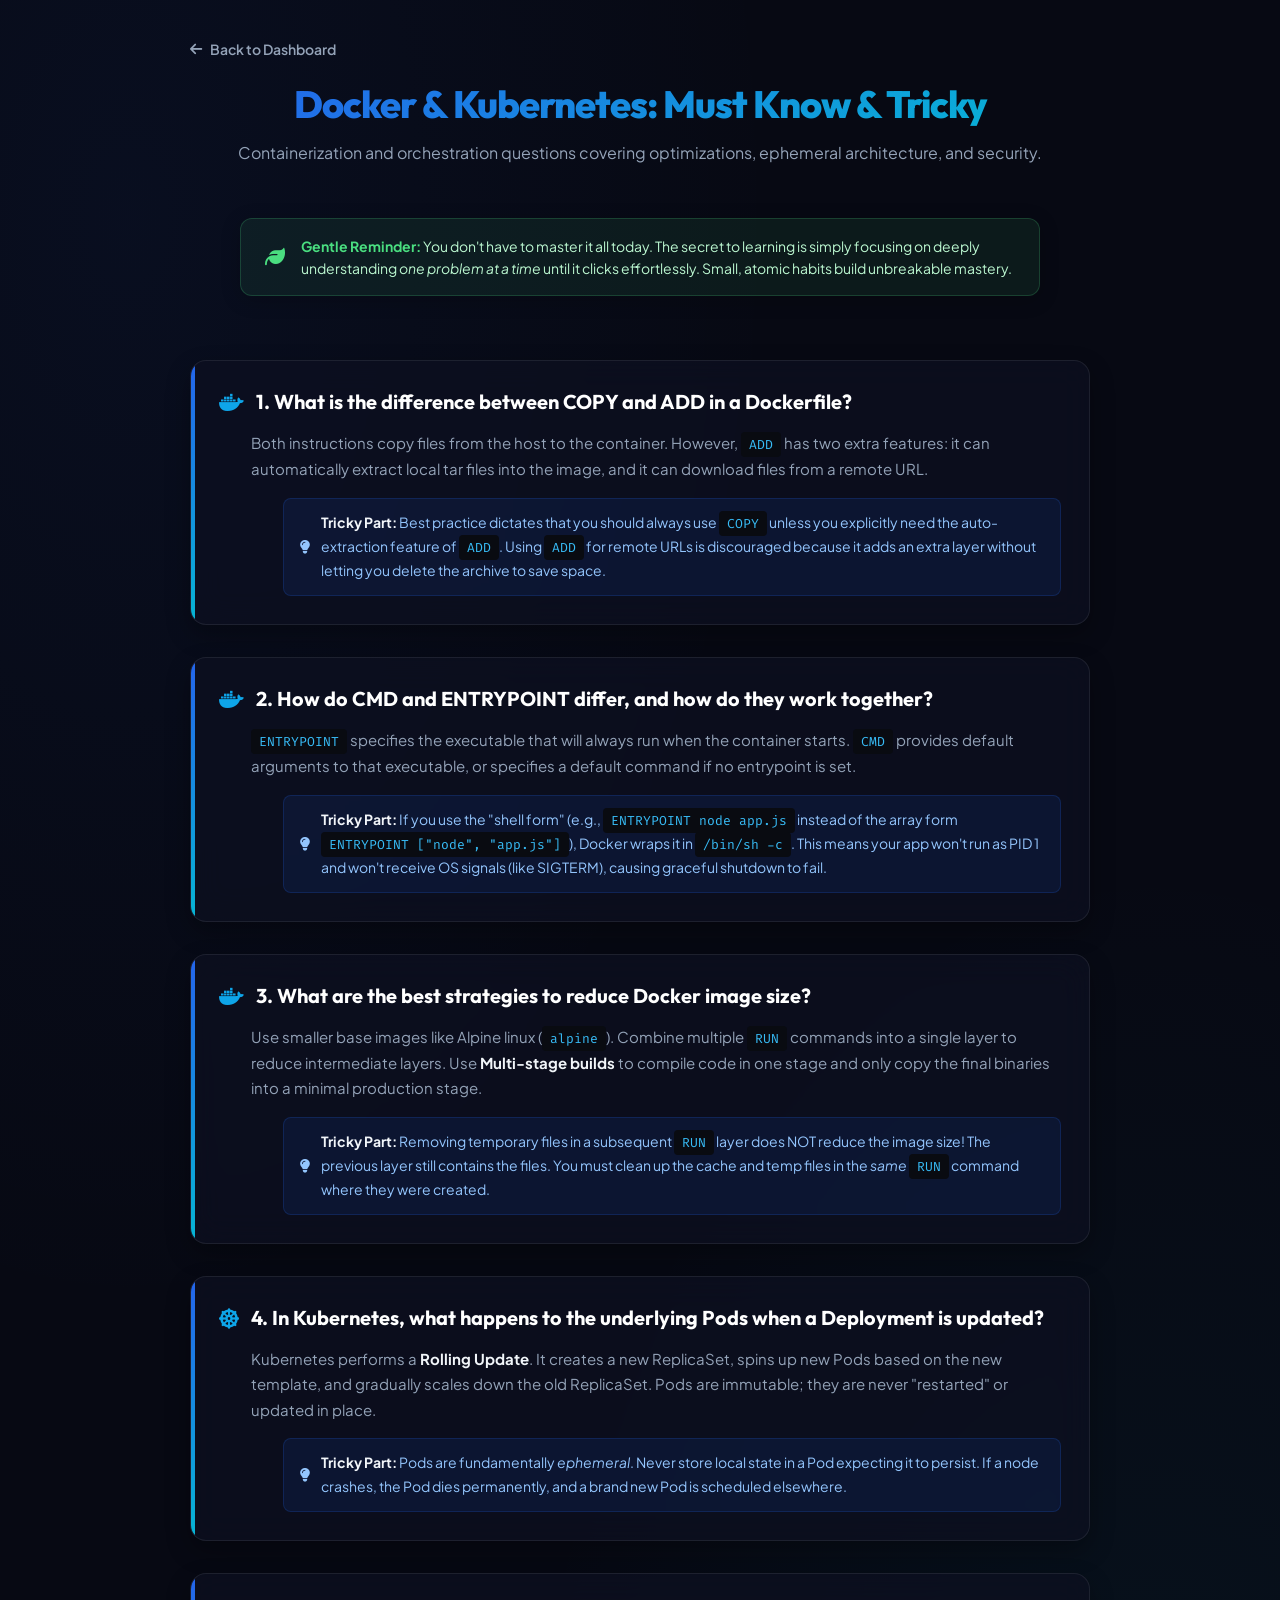
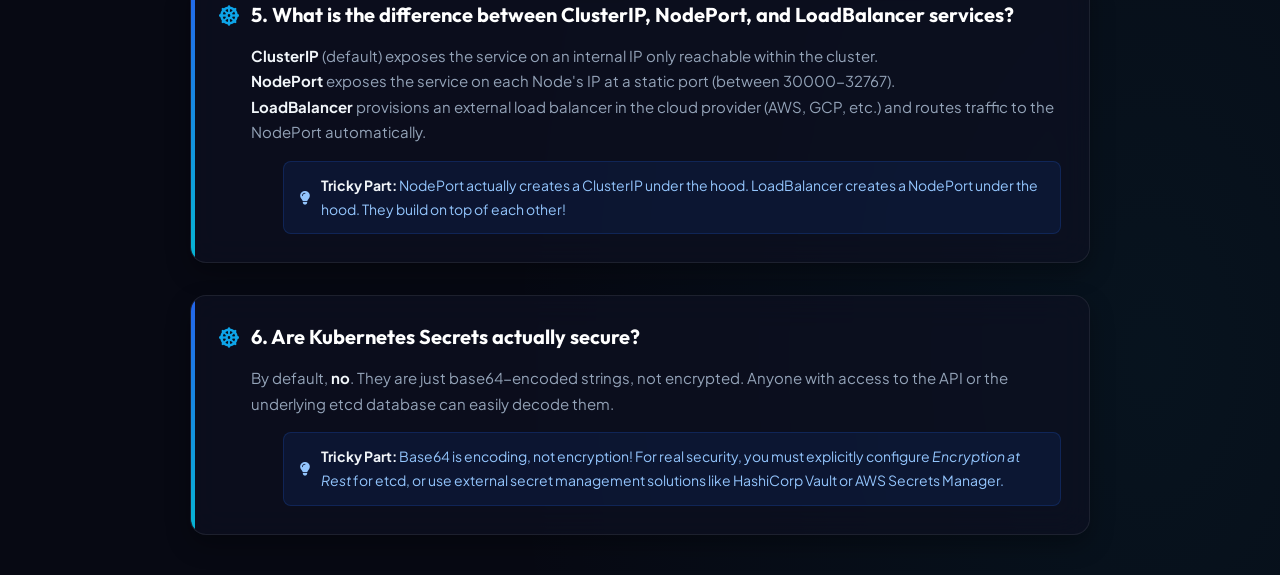
<file: docker-kubernetes-interview.html>
<!DOCTYPE html>
<html lang="en">
<head>
  <meta charset="UTF-8">
  <meta name="viewport" content="width=device-width, initial-scale=1.0">
  <title>Docker & Kubernetes Interview Questions</title>
  <link rel="preconnect" href="https://fonts.googleapis.com">
  <link rel="preconnect" href="https://fonts.gstatic.com" crossorigin>
  <link href="https://fonts.googleapis.com/css2?family=Outfit:wght@300;400;500;600;700;800&family=Plus+Jakarta+Sans:wght@300;400;500;600;700;800&family=Fira+Code:wght@400;500&display=swap" rel="stylesheet">
  <link rel="stylesheet" href="https://cdnjs.cloudflare.com/ajax/libs/font-awesome/6.4.0/css/all.min.css">
  
  <style>
    :root {
      --bg-dark: #070913;
      --bg-card: rgba(13, 17, 33, 0.7);
      --border-color: rgba(255, 255, 255, 0.08);
      --text-main: #f1f5f9;
      --text-muted: #94a3b8;
      --primary: #3b82f6;
      --primary-gradient: linear-gradient(135deg, #2563eb 0%, #06b6d4 100%);
    }

    * {
      box-sizing: border-box;
      margin: 0;
      padding: 0;
    }

    body {
      background-color: var(--bg-dark);
      background-image: 
        radial-gradient(at 10% 10%, rgba(37, 99, 235, 0.06) 0px, transparent 40%),
        radial-gradient(at 90% 90%, rgba(6, 182, 212, 0.06) 0px, transparent 40%);
      color: var(--text-main);
      font-family: 'Plus Jakarta Sans', sans-serif;
      min-height: 100vh;
      display: flex;
      flex-direction: column;
      align-items: center;
      padding: 40px 24px;
    }

    .container {
      max-width: 900px;
      width: 100%;
      display: flex;
      flex-direction: column;
      gap: 32px;
    }

    header {
      text-align: center;
      margin-bottom: 20px;
    }

    header h1 {
      font-family: 'Outfit', sans-serif;
      font-size: 38px;
      font-weight: 800;
      letter-spacing: -1px;
      margin-bottom: 12px;
      background: var(--primary-gradient);
      -webkit-background-clip: text;
      -webkit-text-fill-color: transparent;
    }

    header p {
      color: var(--text-muted);
      font-size: 16px;
      line-height: 1.6;
    }

    .back-btn {
      display: inline-flex;
      align-items: center;
      gap: 8px;
      color: var(--text-muted);
      text-decoration: none;
      font-weight: 600;
      font-size: 14px;
      transition: color 0.2s;
      align-self: flex-start;
      margin-bottom: -10px;
    }

    .back-btn:hover {
      color: var(--text-main);
    }

    .qa-card {
      background: var(--bg-card);
      border: 1px solid var(--border-color);
      border-radius: 16px;
      padding: 28px;
      backdrop-filter: blur(16px);
      box-shadow: 0 10px 25px rgba(0, 0, 0, 0.3);
      position: relative;
      overflow: hidden;
    }

    .qa-card::before {
      content: '';
      position: absolute;
      top: 0;
      left: 0;
      width: 4px;
      height: 100%;
      background: var(--primary-gradient);
    }

    .question {
      font-family: 'Outfit', sans-serif;
      font-size: 20px;
      font-weight: 700;
      margin-bottom: 16px;
      color: #fff;
      display: flex;
      gap: 12px;
      align-items: flex-start;
    }

    .q-icon {
      color: #0ea5e9;
      margin-top: 4px;
    }

    .answer {
      color: var(--text-muted);
      font-size: 15px;
      line-height: 1.7;
      padding-left: 32px;
    }

    .answer strong {
      color: #f1f5f9;
    }

    .trick-box {
      margin-top: 16px;
      margin-left: 32px;
      background: rgba(37, 99, 235, 0.1);
      border: 1px solid rgba(37, 99, 235, 0.2);
      padding: 12px 16px;
      border-radius: 8px;
      font-size: 14px;
      color: #93c5fd;
      display: flex;
      gap: 10px;
      align-items: center;
    }

    code {
      font-family: 'Fira Code', monospace;
      background: #090b11;
      padding: 4px 8px;
      border-radius: 4px;
      font-size: 13px;
      color: #38bdf8;
    }
  
    .atomic-habit-note {
      background: rgba(74, 222, 128, 0.08);
      border: 1px solid rgba(74, 222, 128, 0.2);
      border-radius: 12px;
      padding: 16px 24px;
      margin: 0 auto 32px auto;
      max-width: 800px;
      display: flex;
      align-items: center;
      gap: 16px;
      color: #bbf7d0;
      font-size: 14px;
      line-height: 1.6;
      box-shadow: 0 4px 20px rgba(0, 0, 0, 0.2);
    }
    .atomic-habit-note i {
      font-size: 20px;
    }
    .atomic-habit-note strong {
      color: #4ade80;
    }

  </style>
</head>
<body>

  <div class="container">
    <a href="index.html" class="back-btn">
      <i class="fa-solid fa-arrow-left"></i> Back to Dashboard
    </a>

    <header>
      <h1>Docker & Kubernetes: Must Know & Tricky</h1>
      <p>Containerization and orchestration questions covering optimizations, ephemeral architecture, and security.</p>
    </header>

    <div class="atomic-habit-note">
      <i class="fa-solid fa-leaf" style="color: #4ade80;"></i>
      <span><strong>Gentle Reminder:</strong> You don't have to master it all today. The secret to learning is simply focusing on deeply understanding <em>one problem at a time</em> until it clicks effortlessly. Small, atomic habits build unbreakable mastery.</span>
    </div>


    <div class="qa-card">
      <div class="question">
        <i class="fa-brands fa-docker q-icon"></i>
        1. What is the difference between COPY and ADD in a Dockerfile?
      </div>
      <div class="answer">
        <p>Both instructions copy files from the host to the container. However, <code>ADD</code> has two extra features: it can automatically extract local tar files into the image, and it can download files from a remote URL.</p>
        <div class="trick-box">
          <i class="fa-solid fa-lightbulb"></i>
          <div><strong>Tricky Part:</strong> Best practice dictates that you should always use <code>COPY</code> unless you explicitly need the auto-extraction feature of <code>ADD</code>. Using <code>ADD</code> for remote URLs is discouraged because it adds an extra layer without letting you delete the archive to save space.</div>
        </div>
      </div>
    </div>

    <div class="qa-card">
      <div class="question">
        <i class="fa-brands fa-docker q-icon"></i>
        2. How do CMD and ENTRYPOINT differ, and how do they work together?
      </div>
      <div class="answer">
        <p><code>ENTRYPOINT</code> specifies the executable that will always run when the container starts. <code>CMD</code> provides default arguments to that executable, or specifies a default command if no entrypoint is set.</p>
        <div class="trick-box">
          <i class="fa-solid fa-lightbulb"></i>
          <div><strong>Tricky Part:</strong> If you use the "shell form" (e.g., <code>ENTRYPOINT node app.js</code> instead of the array form <code>ENTRYPOINT ["node", "app.js"]</code>), Docker wraps it in <code>/bin/sh -c</code>. This means your app won't run as PID 1 and won't receive OS signals (like SIGTERM), causing graceful shutdown to fail.</div>
        </div>
      </div>
    </div>

    <div class="qa-card">
      <div class="question">
        <i class="fa-brands fa-docker q-icon"></i>
        3. What are the best strategies to reduce Docker image size?
      </div>
      <div class="answer">
        <p>Use smaller base images like Alpine linux (<code>alpine</code>). Combine multiple <code>RUN</code> commands into a single layer to reduce intermediate layers. Use <strong>Multi-stage builds</strong> to compile code in one stage and only copy the final binaries into a minimal production stage.</p>
        <div class="trick-box">
          <i class="fa-solid fa-lightbulb"></i>
          <div><strong>Tricky Part:</strong> Removing temporary files in a subsequent <code>RUN</code> layer does NOT reduce the image size! The previous layer still contains the files. You must clean up the cache and temp files in the <em>same</em> <code>RUN</code> command where they were created.</div>
        </div>
      </div>
    </div>

    <div class="qa-card">
      <div class="question">
        <i class="fa-solid fa-dharmachakra q-icon"></i>
        4. In Kubernetes, what happens to the underlying Pods when a Deployment is updated?
      </div>
      <div class="answer">
        <p>Kubernetes performs a <strong>Rolling Update</strong>. It creates a new ReplicaSet, spins up new Pods based on the new template, and gradually scales down the old ReplicaSet. Pods are immutable; they are never "restarted" or updated in place.</p>
        <div class="trick-box">
          <i class="fa-solid fa-lightbulb"></i>
          <div><strong>Tricky Part:</strong> Pods are fundamentally <em>ephemeral</em>. Never store local state in a Pod expecting it to persist. If a node crashes, the Pod dies permanently, and a brand new Pod is scheduled elsewhere.</div>
        </div>
      </div>
    </div>

    <div class="qa-card">
      <div class="question">
        <i class="fa-solid fa-dharmachakra q-icon"></i>
        5. What is the difference between ClusterIP, NodePort, and LoadBalancer services?
      </div>
      <div class="answer">
        <p><strong>ClusterIP</strong> (default) exposes the service on an internal IP only reachable within the cluster.<br>
        <strong>NodePort</strong> exposes the service on each Node's IP at a static port (between 30000-32767).<br>
        <strong>LoadBalancer</strong> provisions an external load balancer in the cloud provider (AWS, GCP, etc.) and routes traffic to the NodePort automatically.</p>
        <div class="trick-box">
          <i class="fa-solid fa-lightbulb"></i>
          <div><strong>Tricky Part:</strong> NodePort actually creates a ClusterIP under the hood. LoadBalancer creates a NodePort under the hood. They build on top of each other!</div>
        </div>
      </div>
    </div>

    <div class="qa-card">
      <div class="question">
        <i class="fa-solid fa-dharmachakra q-icon"></i>
        6. Are Kubernetes Secrets actually secure?
      </div>
      <div class="answer">
        <p>By default, <strong>no</strong>. They are just base64-encoded strings, not encrypted. Anyone with access to the API or the underlying etcd database can easily decode them.</p>
        <div class="trick-box">
          <i class="fa-solid fa-lightbulb"></i>
          <div><strong>Tricky Part:</strong> Base64 is encoding, not encryption! For real security, you must explicitly configure <em>Encryption at Rest</em> for etcd, or use external secret management solutions like HashiCorp Vault or AWS Secrets Manager.</div>
        </div>
      </div>
    </div>

  </div>

</body>
</html>
</file>
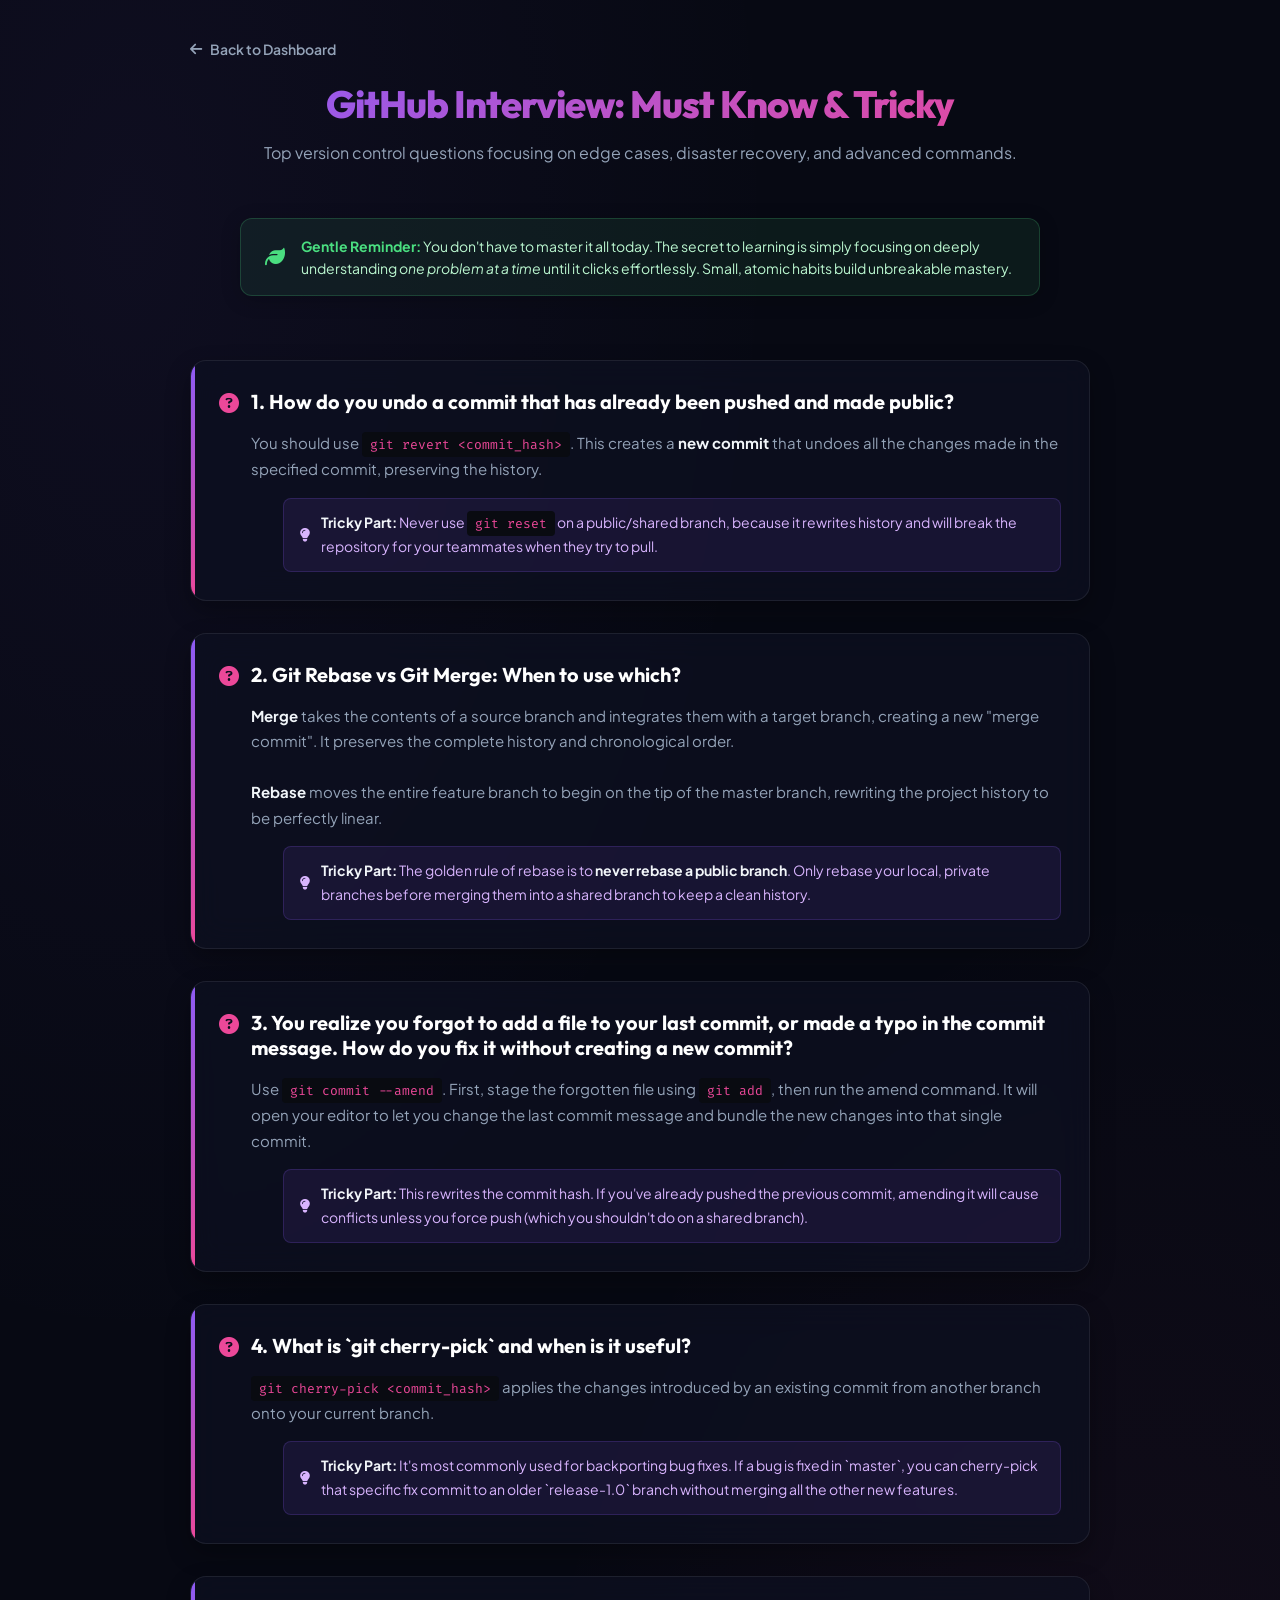
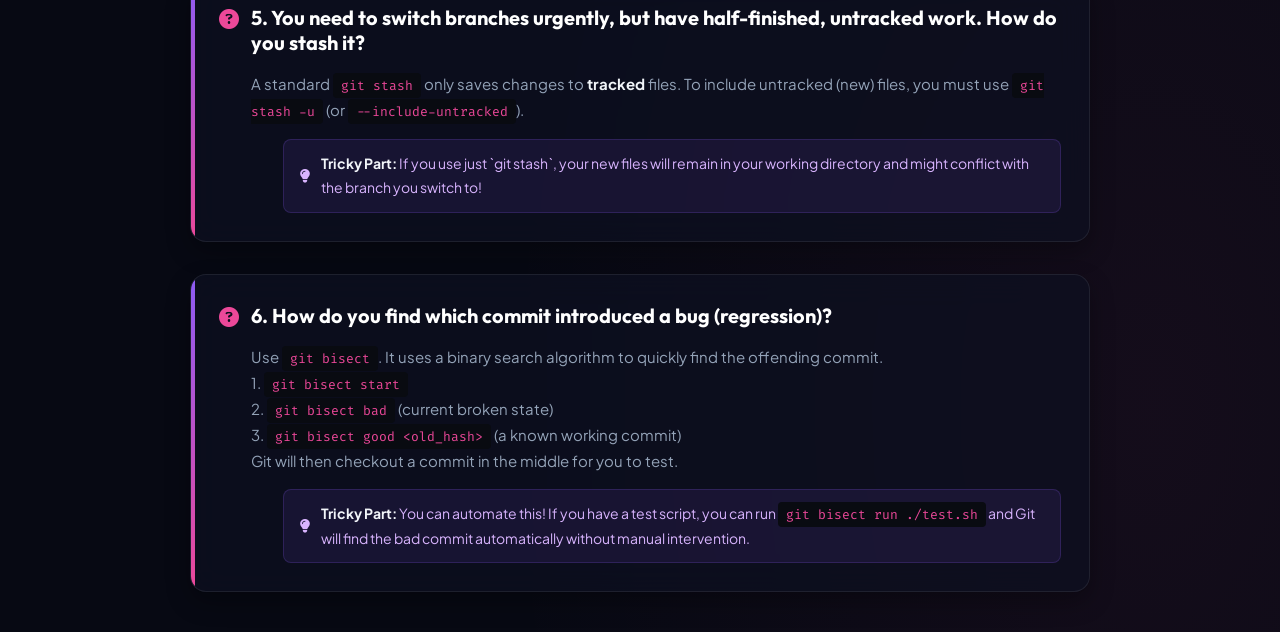
<file: github-interview.html>
<!DOCTYPE html>
<html lang="en">
<head>
  <meta charset="UTF-8">
  <meta name="viewport" content="width=device-width, initial-scale=1.0">
  <title>GitHub Interview Questions</title>
  <link rel="preconnect" href="https://fonts.googleapis.com">
  <link rel="preconnect" href="https://fonts.gstatic.com" crossorigin>
  <link href="https://fonts.googleapis.com/css2?family=Outfit:wght@300;400;500;600;700;800&family=Plus+Jakarta+Sans:wght@300;400;500;600;700;800&family=Fira+Code:wght@400;500&display=swap" rel="stylesheet">
  <link rel="stylesheet" href="https://cdnjs.cloudflare.com/ajax/libs/font-awesome/6.4.0/css/all.min.css">
  
  <style>
    :root {
      --bg-dark: #070913;
      --bg-card: rgba(13, 17, 33, 0.7);
      --border-color: rgba(255, 255, 255, 0.08);
      --text-main: #f1f5f9;
      --text-muted: #94a3b8;
      --primary: #8b5cf6;
      --primary-gradient: linear-gradient(135deg, #8b5cf6 0%, #ec4899 100%);
    }

    * {
      box-sizing: border-box;
      margin: 0;
      padding: 0;
    }

    body {
      background-color: var(--bg-dark);
      background-image: 
        radial-gradient(at 10% 10%, rgba(139, 92, 246, 0.06) 0px, transparent 40%),
        radial-gradient(at 90% 90%, rgba(236, 72, 153, 0.06) 0px, transparent 40%);
      color: var(--text-main);
      font-family: 'Plus Jakarta Sans', sans-serif;
      min-height: 100vh;
      display: flex;
      flex-direction: column;
      align-items: center;
      padding: 40px 24px;
    }

    .container {
      max-width: 900px;
      width: 100%;
      display: flex;
      flex-direction: column;
      gap: 32px;
    }

    header {
      text-align: center;
      margin-bottom: 20px;
    }

    header h1 {
      font-family: 'Outfit', sans-serif;
      font-size: 38px;
      font-weight: 800;
      letter-spacing: -1px;
      margin-bottom: 12px;
      background: var(--primary-gradient);
      -webkit-background-clip: text;
      -webkit-text-fill-color: transparent;
    }

    header p {
      color: var(--text-muted);
      font-size: 16px;
      line-height: 1.6;
    }

    .back-btn {
      display: inline-flex;
      align-items: center;
      gap: 8px;
      color: var(--text-muted);
      text-decoration: none;
      font-weight: 600;
      font-size: 14px;
      transition: color 0.2s;
      align-self: flex-start;
      margin-bottom: -10px;
    }

    .back-btn:hover {
      color: var(--text-main);
    }

    .qa-card {
      background: var(--bg-card);
      border: 1px solid var(--border-color);
      border-radius: 16px;
      padding: 28px;
      backdrop-filter: blur(16px);
      box-shadow: 0 10px 25px rgba(0, 0, 0, 0.3);
      position: relative;
      overflow: hidden;
    }

    .qa-card::before {
      content: '';
      position: absolute;
      top: 0;
      left: 0;
      width: 4px;
      height: 100%;
      background: var(--primary-gradient);
    }

    .question {
      font-family: 'Outfit', sans-serif;
      font-size: 20px;
      font-weight: 700;
      margin-bottom: 16px;
      color: #fff;
      display: flex;
      gap: 12px;
      align-items: flex-start;
    }

    .q-icon {
      color: #ec4899;
      margin-top: 4px;
    }

    .answer {
      color: var(--text-muted);
      font-size: 15px;
      line-height: 1.7;
      padding-left: 32px;
    }

    .answer strong {
      color: #f1f5f9;
    }

    .trick-box {
      margin-top: 16px;
      margin-left: 32px;
      background: rgba(139, 92, 246, 0.1);
      border: 1px solid rgba(139, 92, 246, 0.2);
      padding: 12px 16px;
      border-radius: 8px;
      font-size: 14px;
      color: #d8b4fe;
      display: flex;
      gap: 10px;
      align-items: center;
    }

    code {
      font-family: 'Fira Code', monospace;
      background: #090b11;
      padding: 4px 8px;
      border-radius: 4px;
      font-size: 13px;
      color: #ec4899;
    }
  
    .atomic-habit-note {
      background: rgba(74, 222, 128, 0.08);
      border: 1px solid rgba(74, 222, 128, 0.2);
      border-radius: 12px;
      padding: 16px 24px;
      margin: 0 auto 32px auto;
      max-width: 800px;
      display: flex;
      align-items: center;
      gap: 16px;
      color: #bbf7d0;
      font-size: 14px;
      line-height: 1.6;
      box-shadow: 0 4px 20px rgba(0, 0, 0, 0.2);
    }
    .atomic-habit-note i {
      font-size: 20px;
    }
    .atomic-habit-note strong {
      color: #4ade80;
    }

  </style>
</head>
<body>

  <div class="container">
    <a href="index.html" class="back-btn">
      <i class="fa-solid fa-arrow-left"></i> Back to Dashboard
    </a>

    <header>
      <h1>GitHub Interview: Must Know & Tricky</h1>
      <p>Top version control questions focusing on edge cases, disaster recovery, and advanced commands.</p>
    </header>

    <div class="atomic-habit-note">
      <i class="fa-solid fa-leaf" style="color: #4ade80;"></i>
      <span><strong>Gentle Reminder:</strong> You don't have to master it all today. The secret to learning is simply focusing on deeply understanding <em>one problem at a time</em> until it clicks effortlessly. Small, atomic habits build unbreakable mastery.</span>
    </div>


    <div class="qa-card">
      <div class="question">
        <i class="fa-solid fa-circle-question q-icon"></i>
        1. How do you undo a commit that has already been pushed and made public?
      </div>
      <div class="answer">
        <p>You should use <code>git revert &lt;commit_hash&gt;</code>. This creates a <strong>new commit</strong> that undoes all the changes made in the specified commit, preserving the history.</p>
        <div class="trick-box">
          <i class="fa-solid fa-lightbulb"></i>
          <div><strong>Tricky Part:</strong> Never use <code>git reset</code> on a public/shared branch, because it rewrites history and will break the repository for your teammates when they try to pull.</div>
        </div>
      </div>
    </div>

    <div class="qa-card">
      <div class="question">
        <i class="fa-solid fa-circle-question q-icon"></i>
        2. Git Rebase vs Git Merge: When to use which?
      </div>
      <div class="answer">
        <p><strong>Merge</strong> takes the contents of a source branch and integrates them with a target branch, creating a new "merge commit". It preserves the complete history and chronological order.<br><br>
        <strong>Rebase</strong> moves the entire feature branch to begin on the tip of the master branch, rewriting the project history to be perfectly linear.</p>
        <div class="trick-box">
          <i class="fa-solid fa-lightbulb"></i>
          <div><strong>Tricky Part:</strong> The golden rule of rebase is to <strong>never rebase a public branch</strong>. Only rebase your local, private branches before merging them into a shared branch to keep a clean history.</div>
        </div>
      </div>
    </div>

    <div class="qa-card">
      <div class="question">
        <i class="fa-solid fa-circle-question q-icon"></i>
        3. You realize you forgot to add a file to your last commit, or made a typo in the commit message. How do you fix it without creating a new commit?
      </div>
      <div class="answer">
        <p>Use <code>git commit --amend</code>. First, stage the forgotten file using <code>git add</code>, then run the amend command. It will open your editor to let you change the last commit message and bundle the new changes into that single commit.</p>
        <div class="trick-box">
          <i class="fa-solid fa-lightbulb"></i>
          <div><strong>Tricky Part:</strong> This rewrites the commit hash. If you've already pushed the previous commit, amending it will cause conflicts unless you force push (which you shouldn't do on a shared branch).</div>
        </div>
      </div>
    </div>

    <div class="qa-card">
      <div class="question">
        <i class="fa-solid fa-circle-question q-icon"></i>
        4. What is `git cherry-pick` and when is it useful?
      </div>
      <div class="answer">
        <p><code>git cherry-pick &lt;commit_hash&gt;</code> applies the changes introduced by an existing commit from another branch onto your current branch.</p>
        <div class="trick-box">
          <i class="fa-solid fa-lightbulb"></i>
          <div><strong>Tricky Part:</strong> It's most commonly used for backporting bug fixes. If a bug is fixed in `master`, you can cherry-pick that specific fix commit to an older `release-1.0` branch without merging all the other new features.</div>
        </div>
      </div>
    </div>

    <div class="qa-card">
      <div class="question">
        <i class="fa-solid fa-circle-question q-icon"></i>
        5. You need to switch branches urgently, but have half-finished, untracked work. How do you stash it?
      </div>
      <div class="answer">
        <p>A standard <code>git stash</code> only saves changes to <strong>tracked</strong> files. To include untracked (new) files, you must use <code>git stash -u</code> (or <code>--include-untracked</code>).</p>
        <div class="trick-box">
          <i class="fa-solid fa-lightbulb"></i>
          <div><strong>Tricky Part:</strong> If you use just `git stash`, your new files will remain in your working directory and might conflict with the branch you switch to!</div>
        </div>
      </div>
    </div>

    <div class="qa-card">
      <div class="question">
        <i class="fa-solid fa-circle-question q-icon"></i>
        6. How do you find which commit introduced a bug (regression)?
      </div>
      <div class="answer">
        <p>Use <code>git bisect</code>. It uses a binary search algorithm to quickly find the offending commit.<br>
        1. <code>git bisect start</code><br>
        2. <code>git bisect bad</code> (current broken state)<br>
        3. <code>git bisect good &lt;old_hash&gt;</code> (a known working commit)<br>
        Git will then checkout a commit in the middle for you to test.</p>
        <div class="trick-box">
          <i class="fa-solid fa-lightbulb"></i>
          <div><strong>Tricky Part:</strong> You can automate this! If you have a test script, you can run <code>git bisect run ./test.sh</code> and Git will find the bad commit automatically without manual intervention.</div>
        </div>
      </div>
    </div>

  </div>

</body>
</html>
</file>
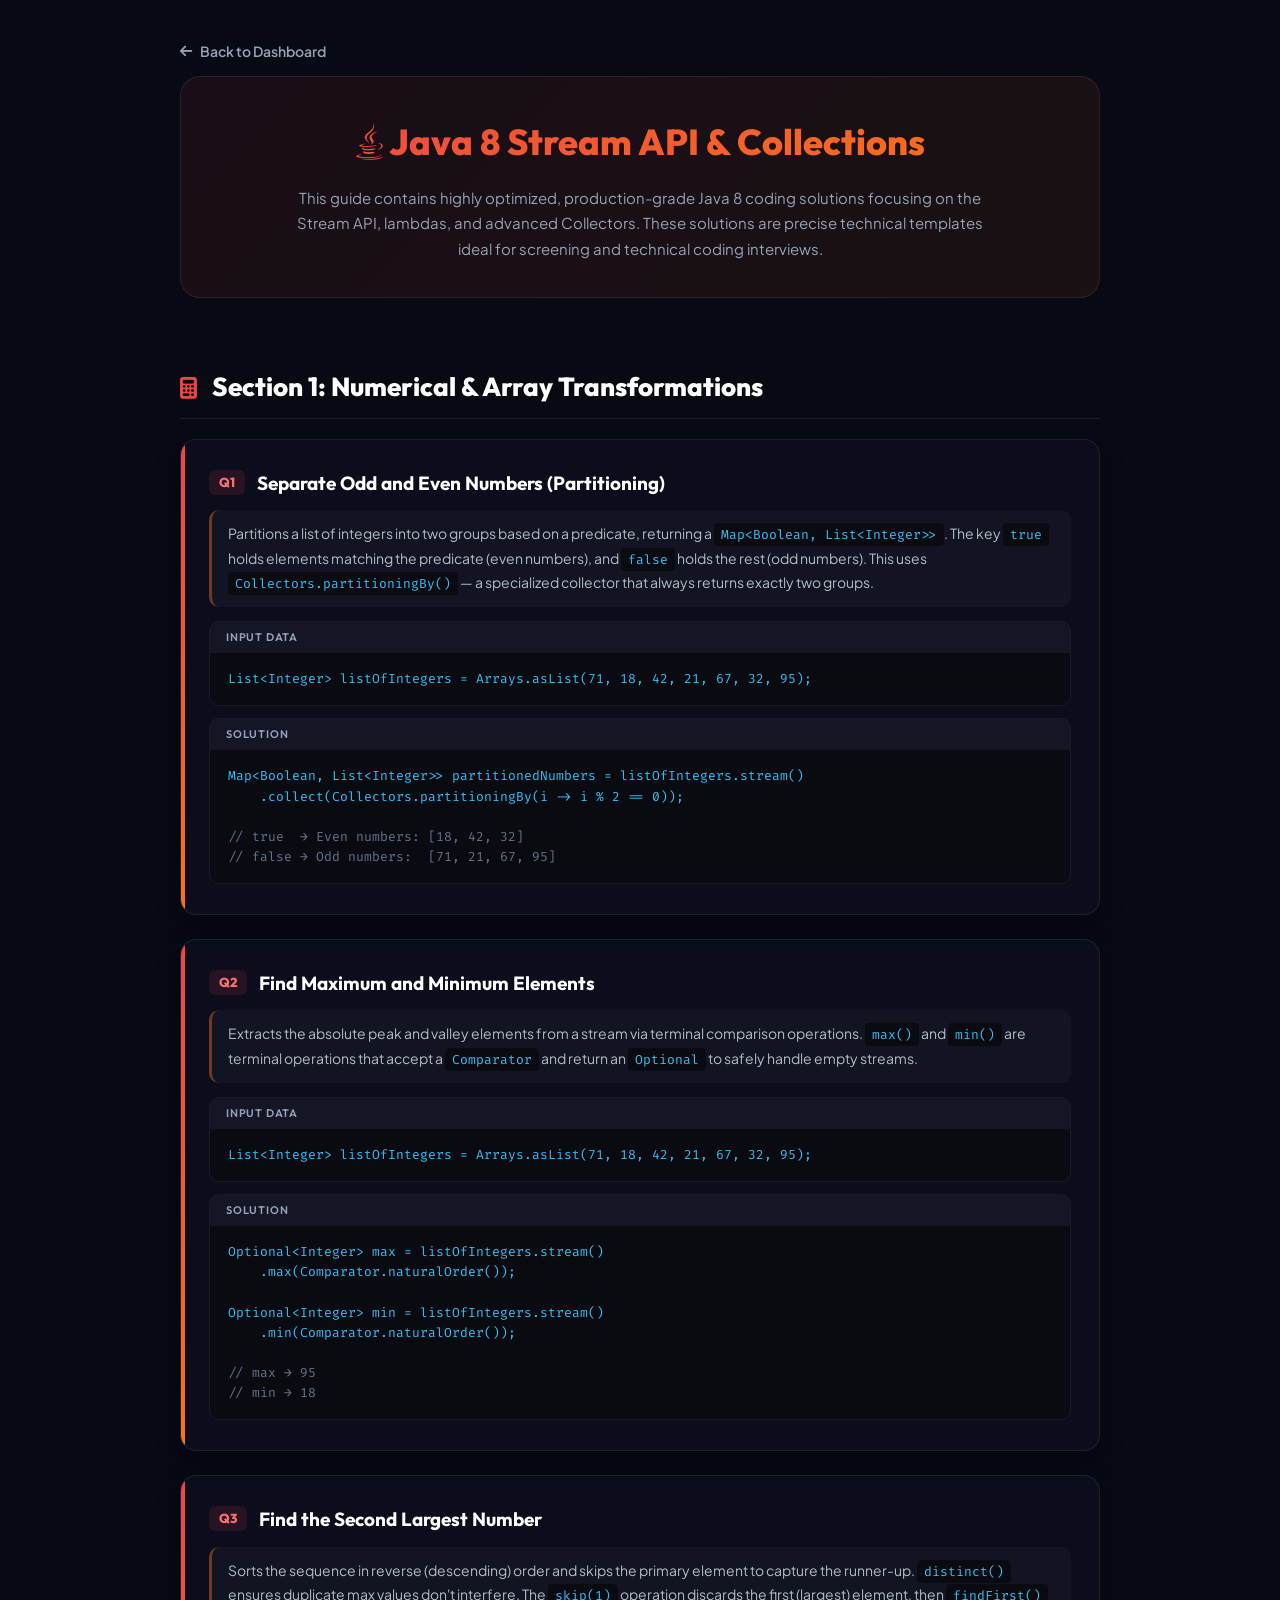
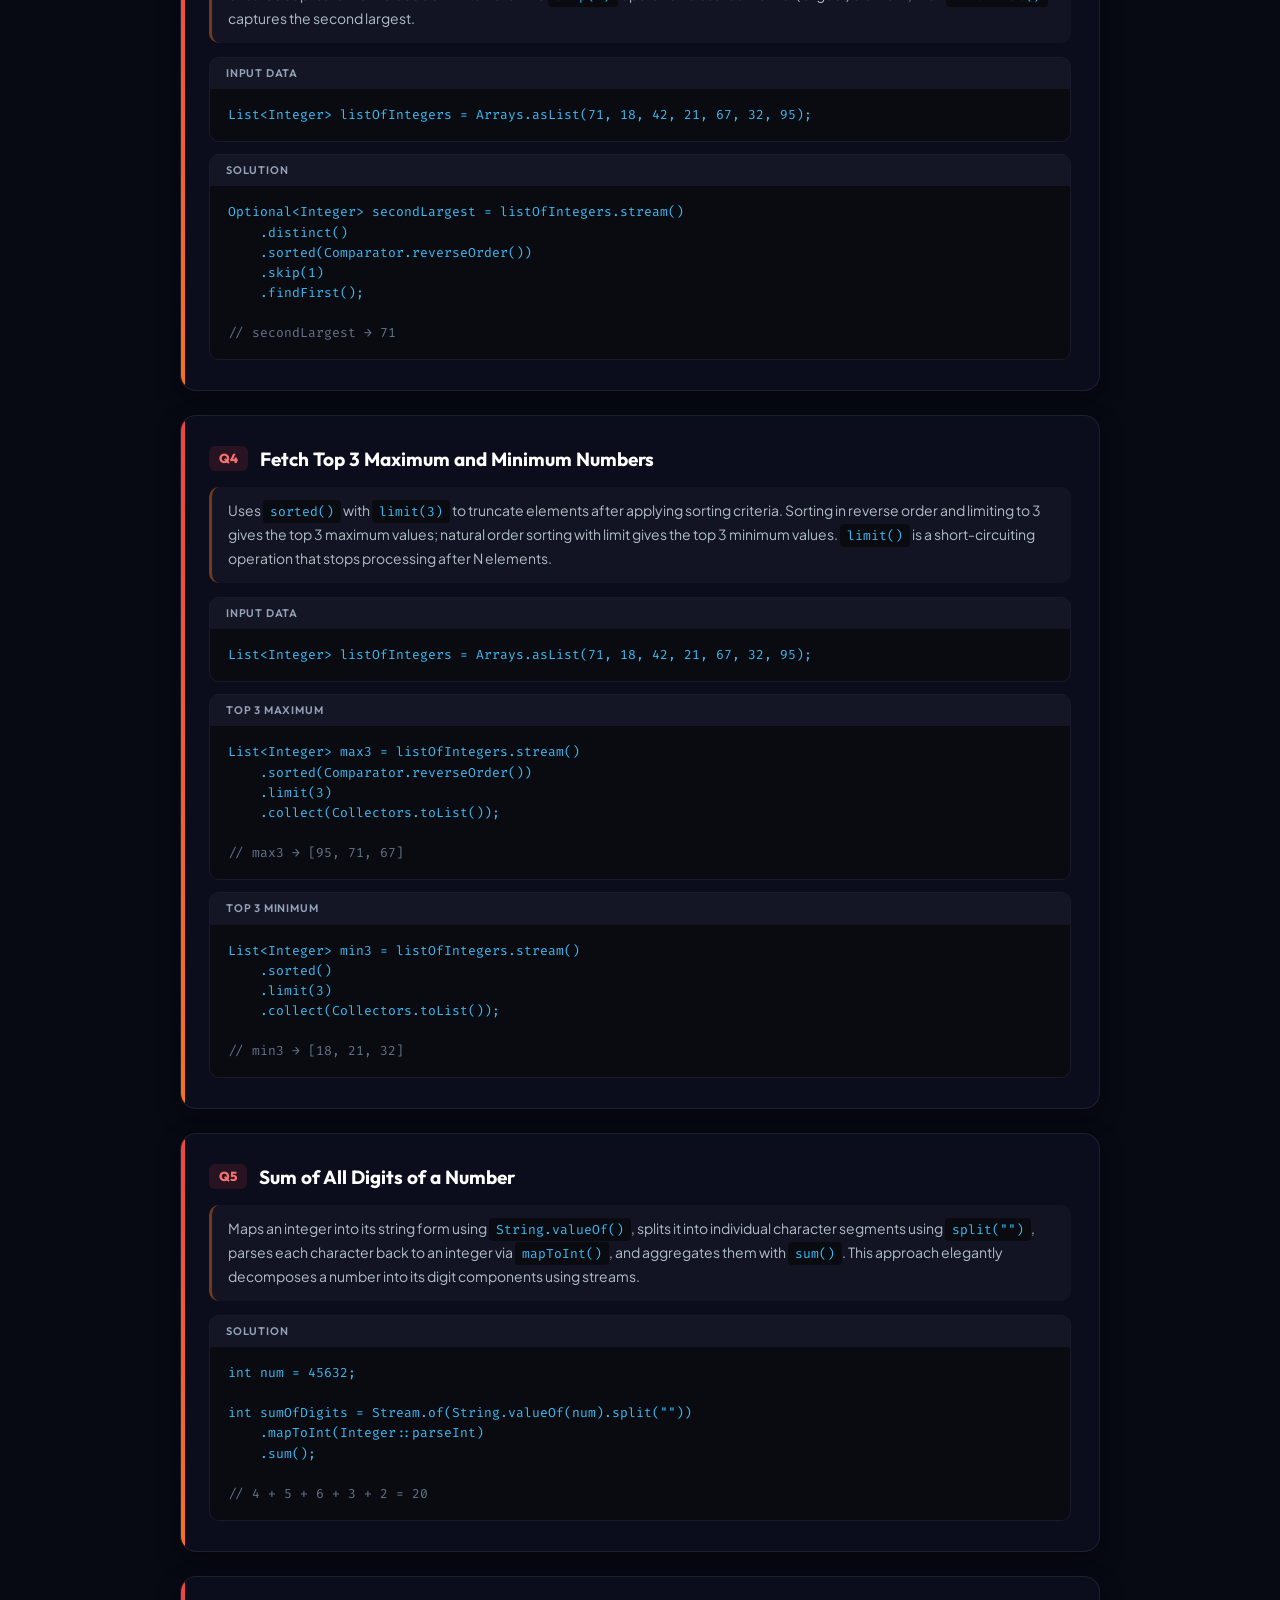
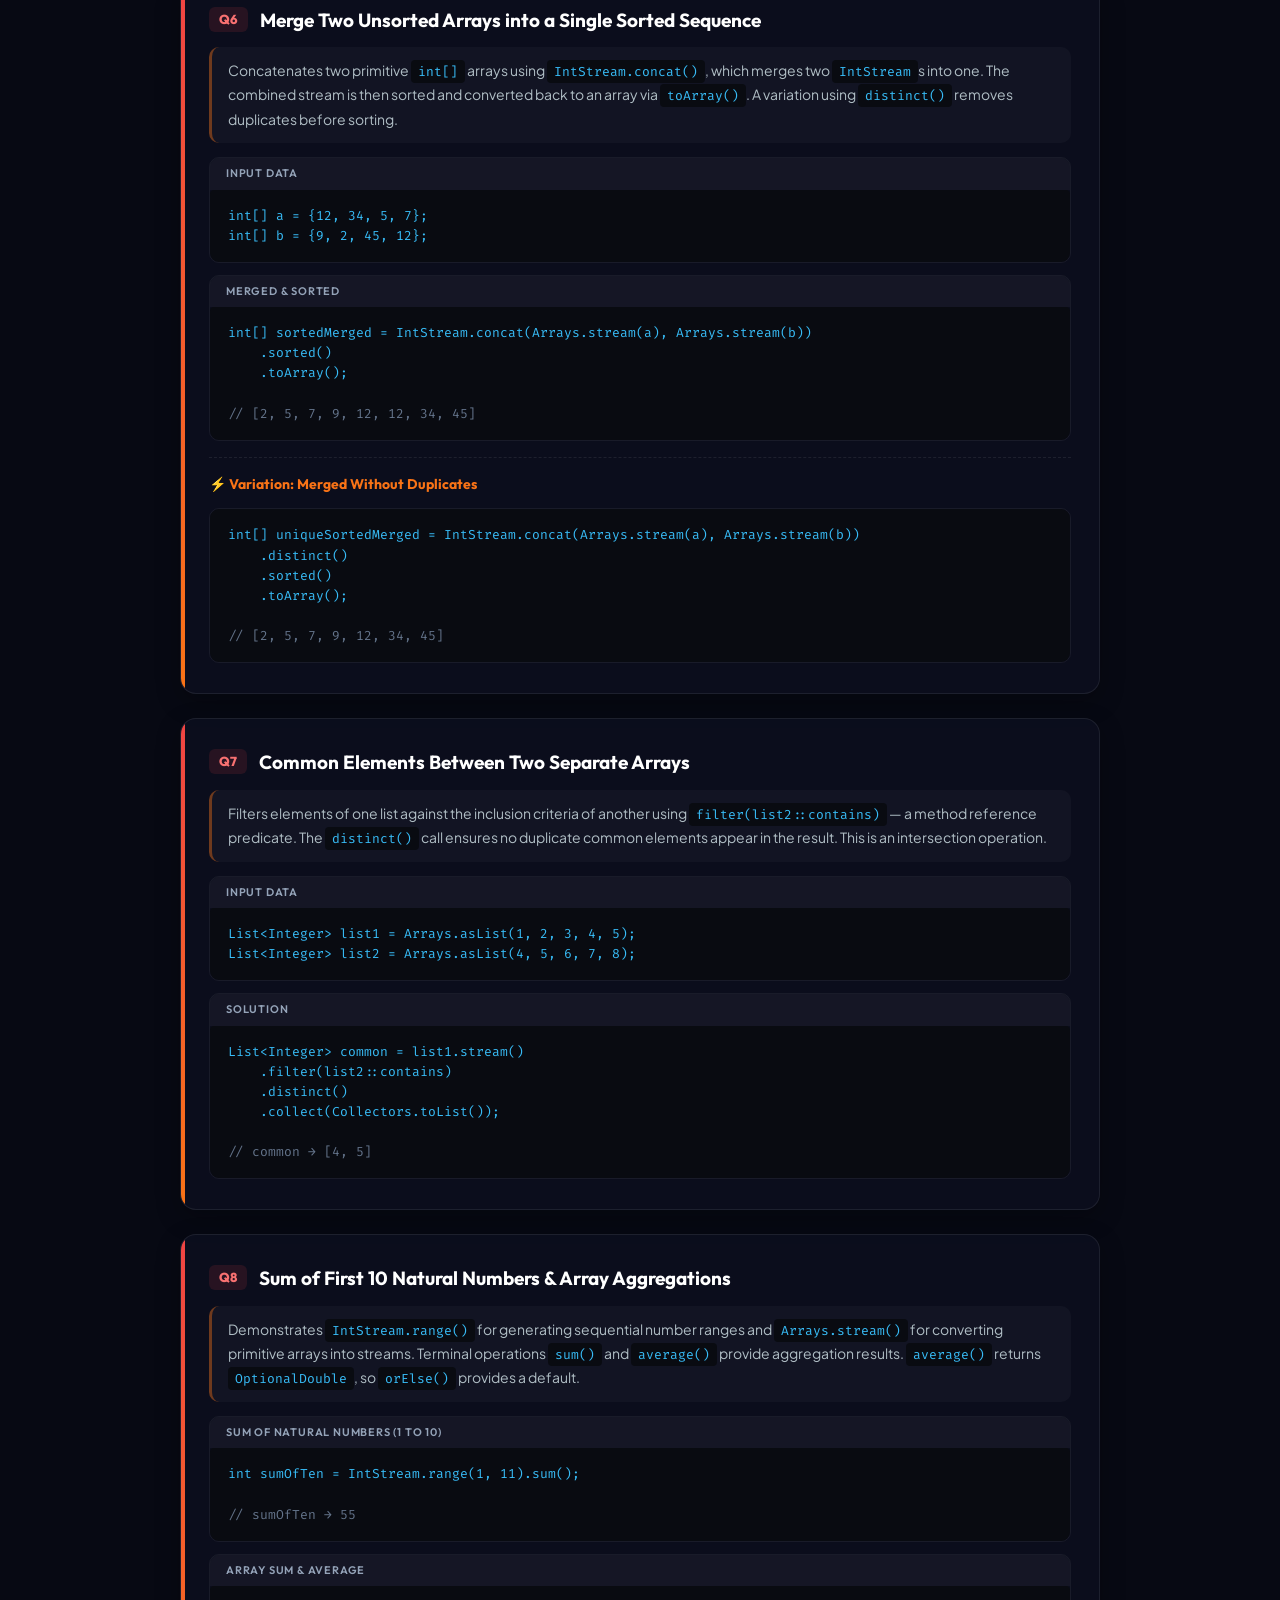
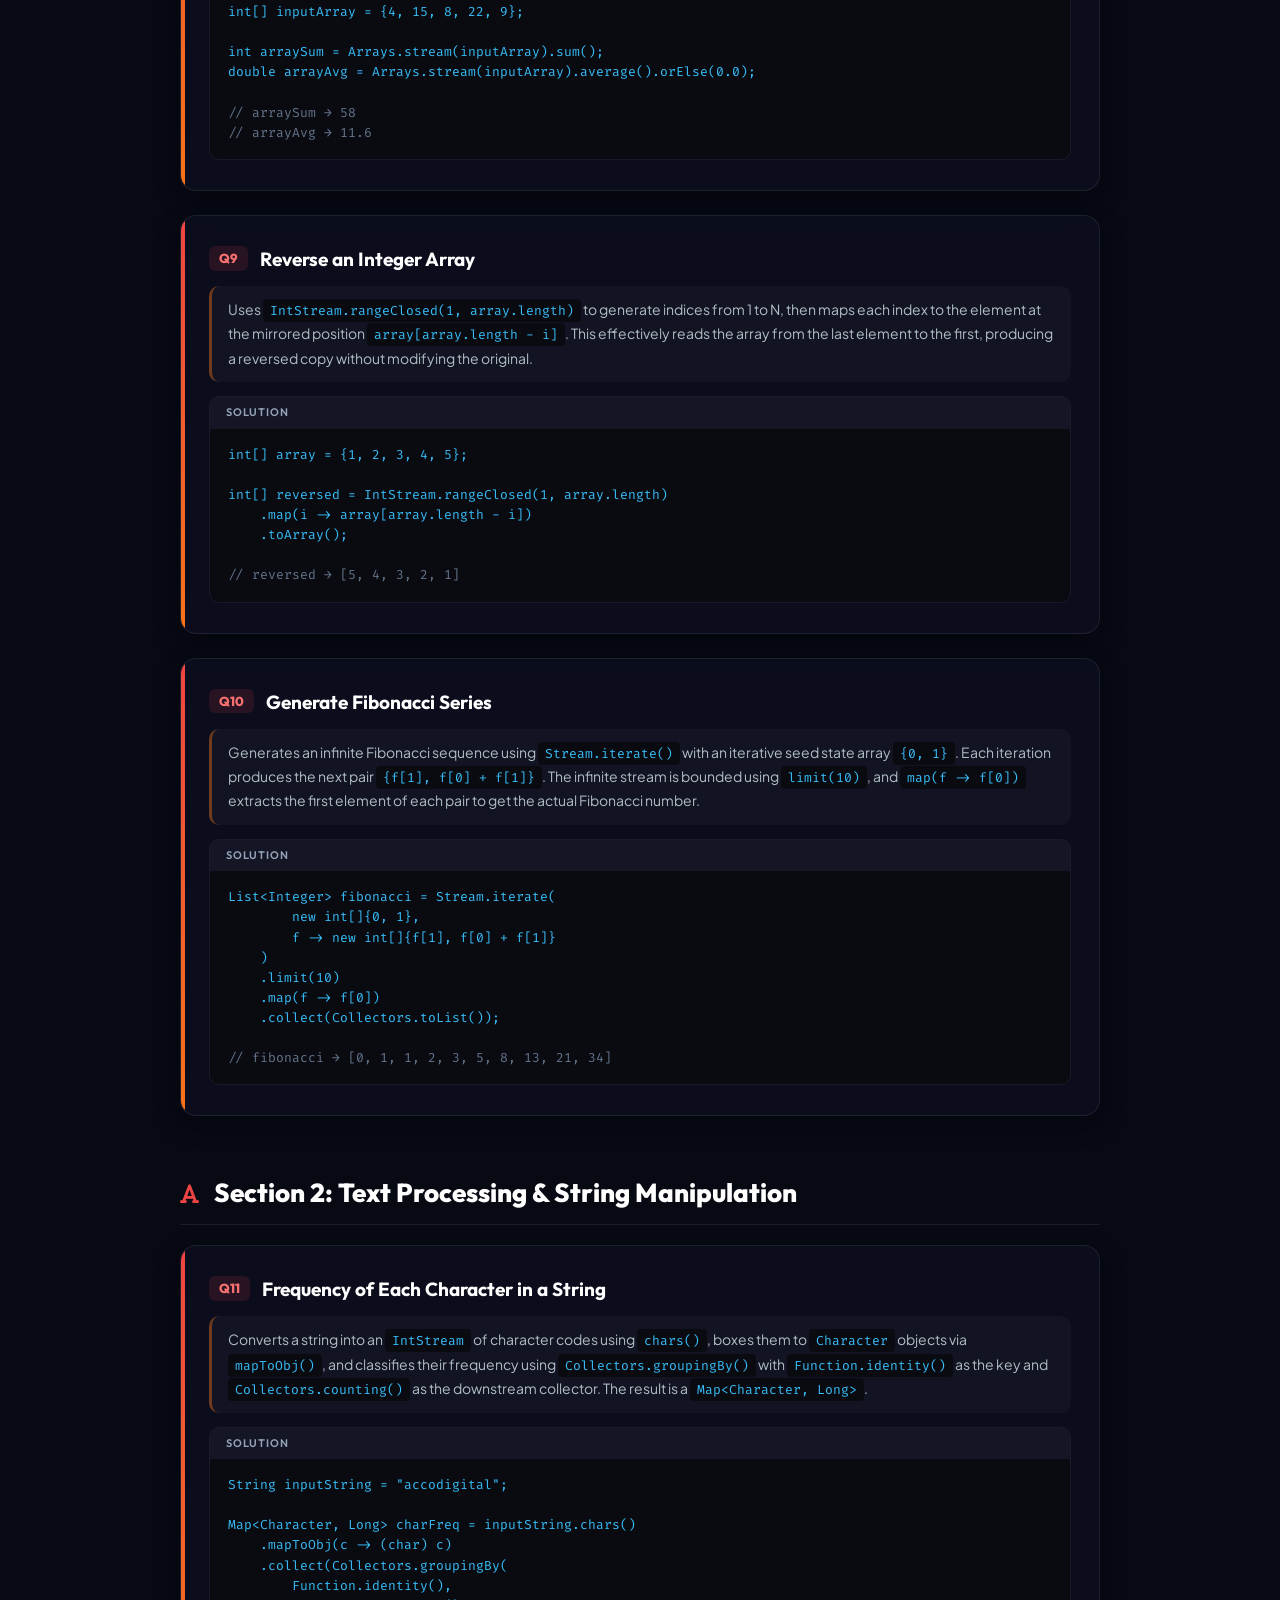
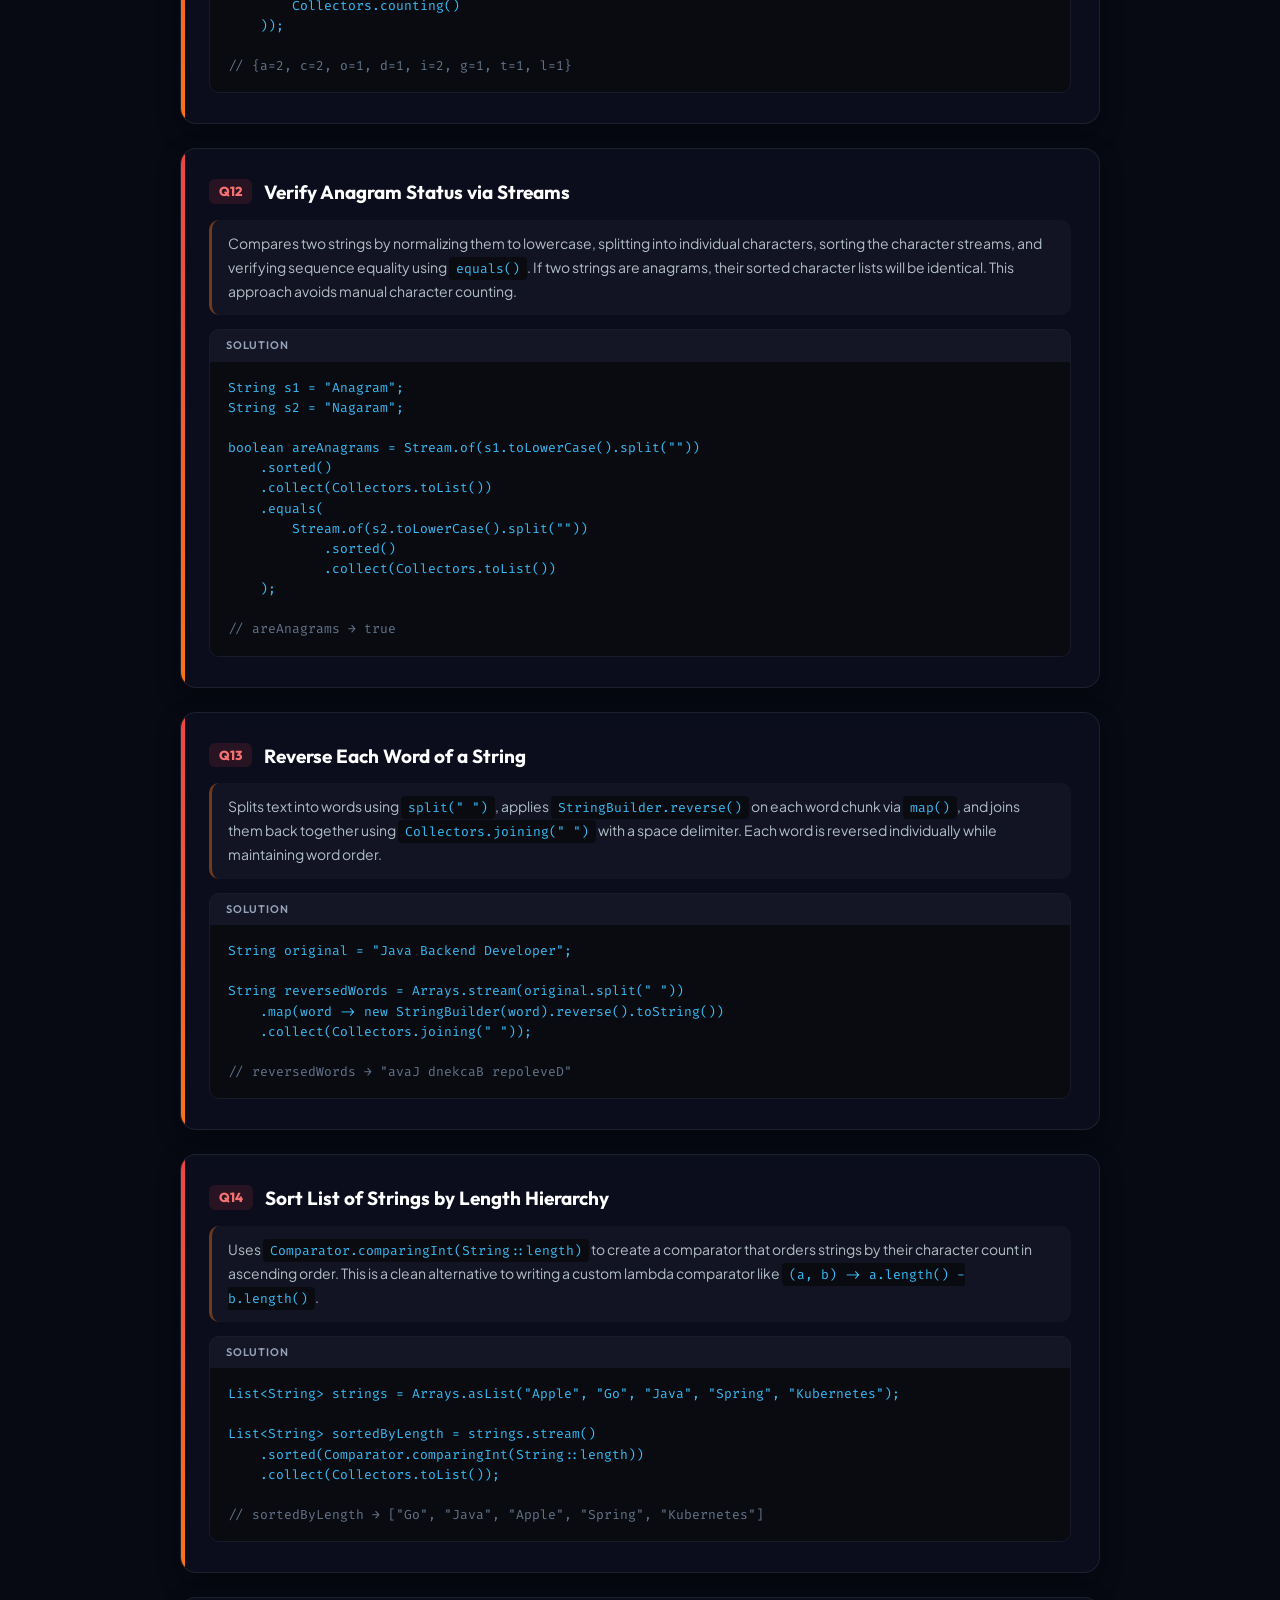
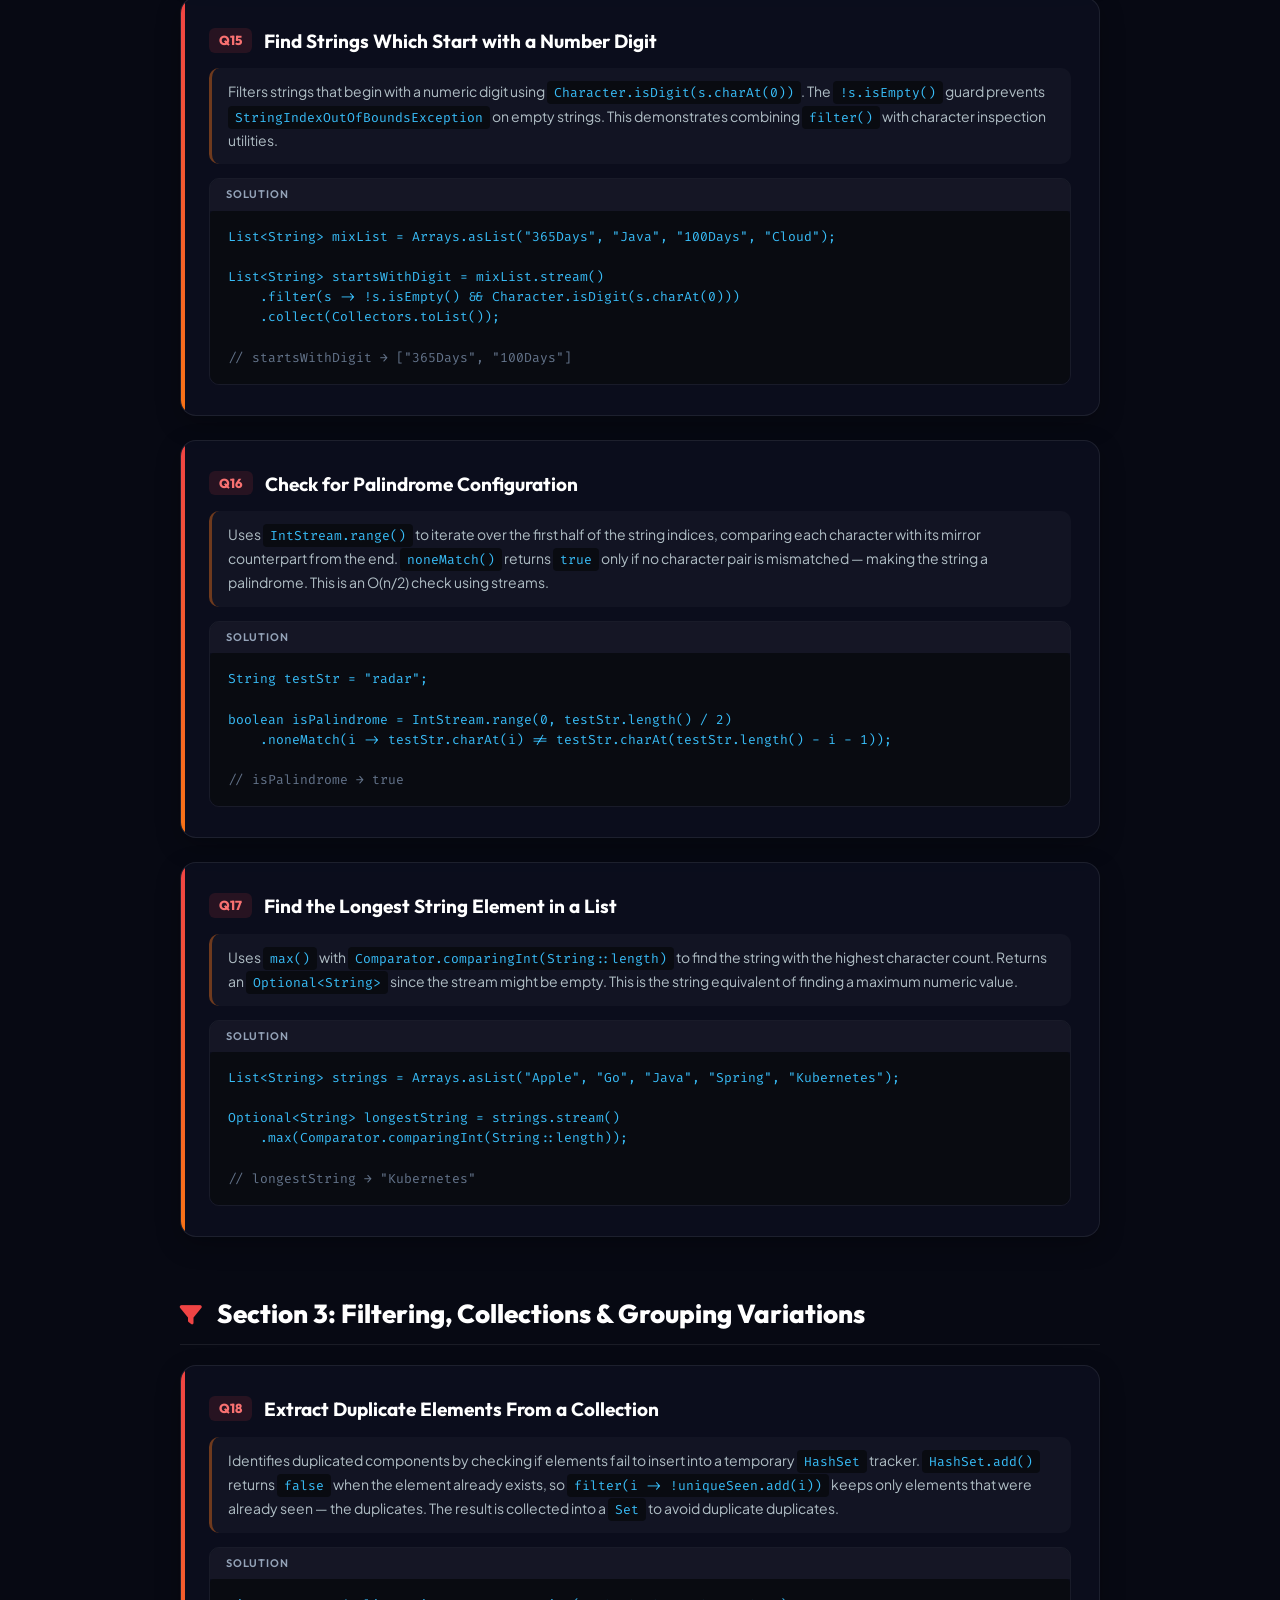
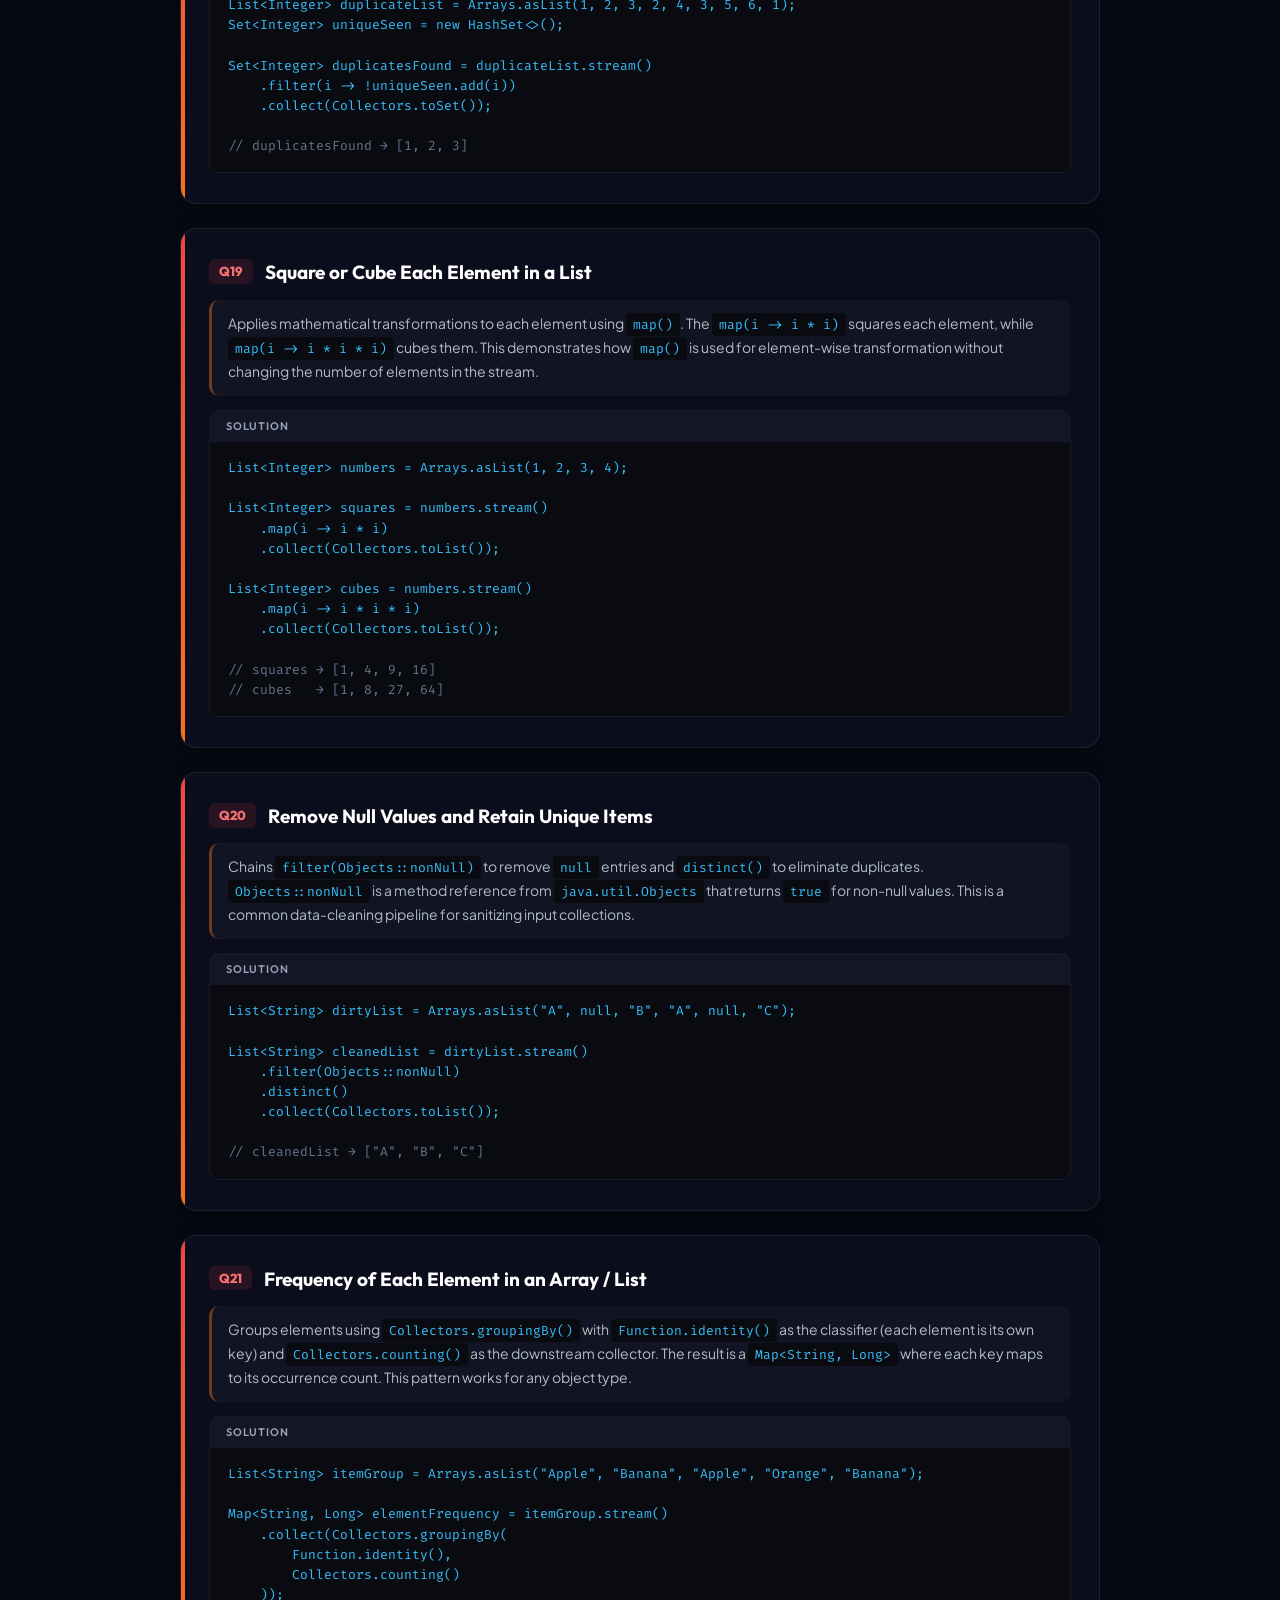
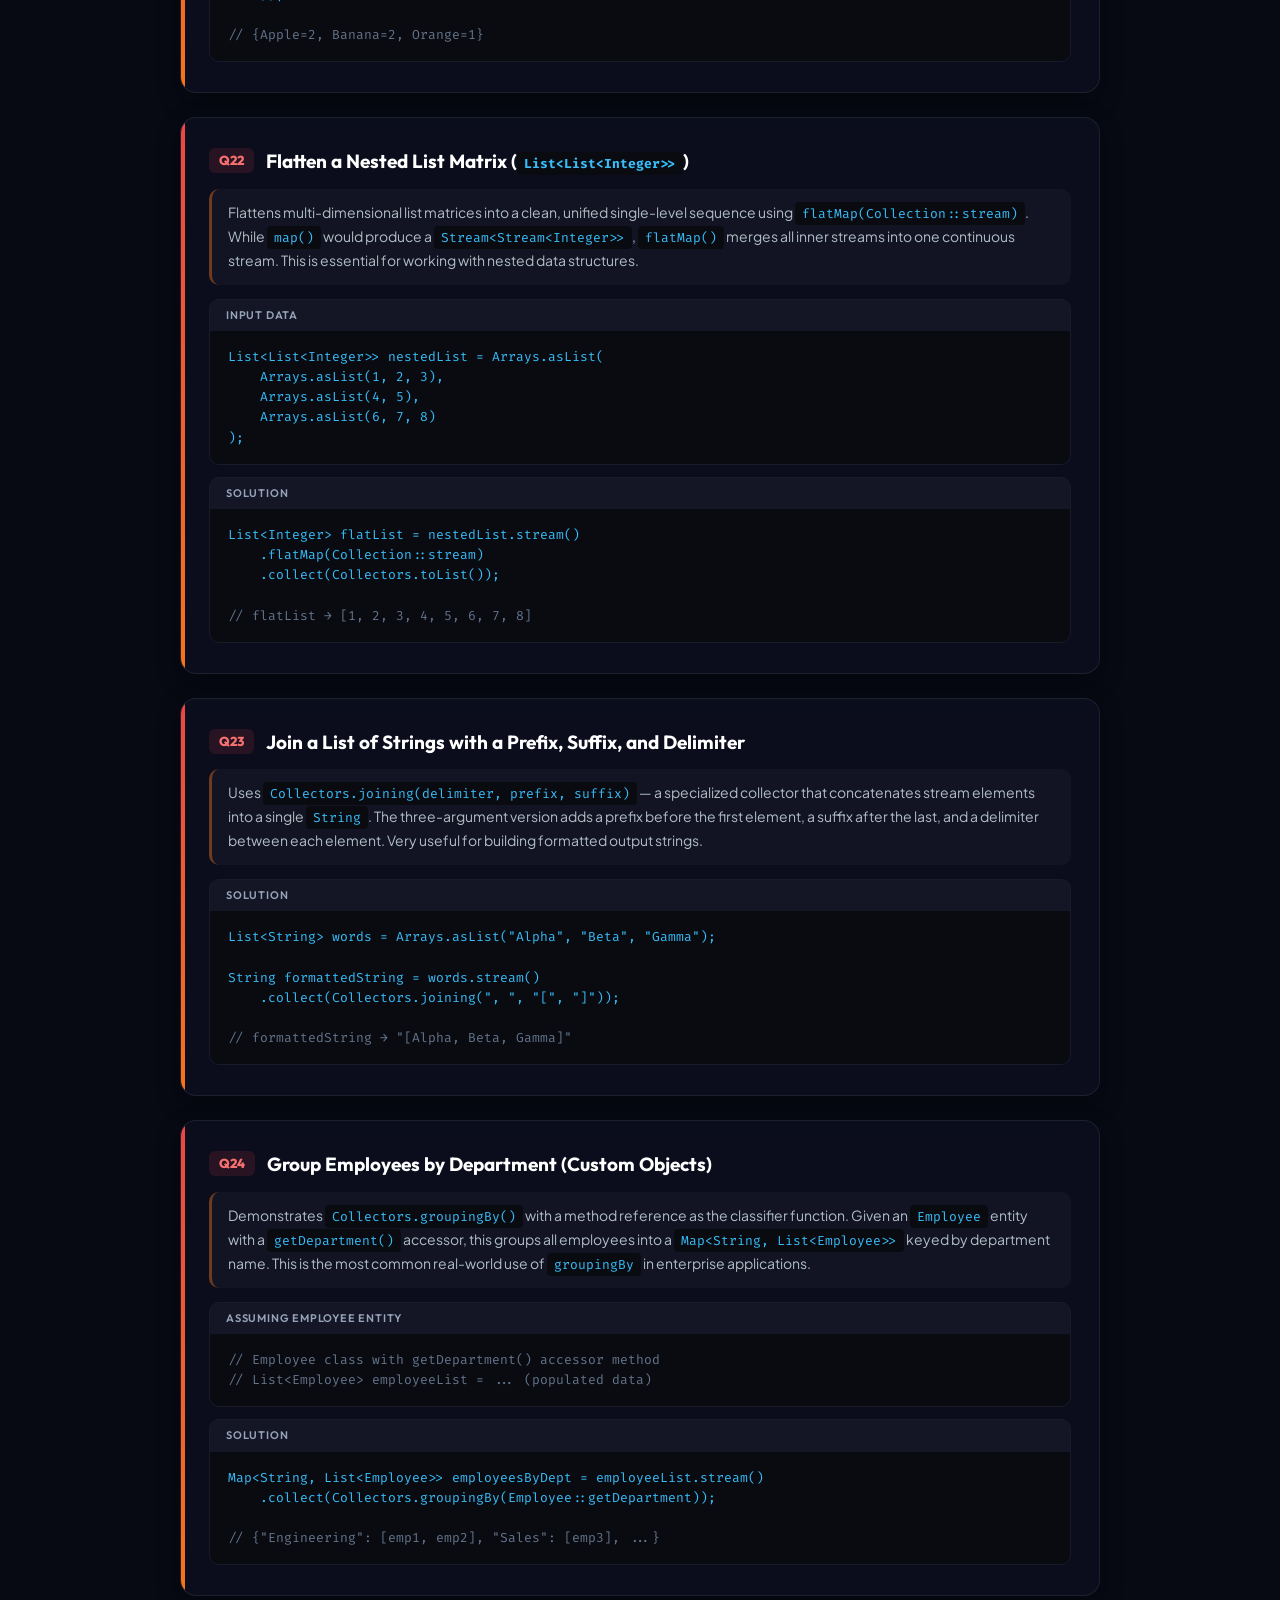
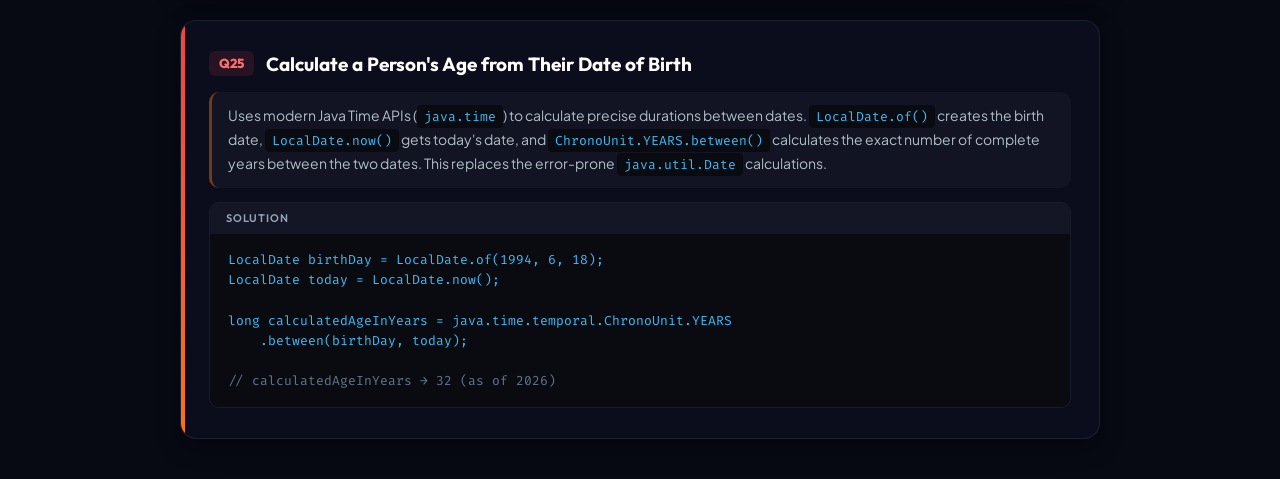
<file: java-8-coding-interview.html>
<!DOCTYPE html>
<html lang="en">
<head>
  <meta charset="UTF-8">
  <meta name="viewport" content="width=device-width, initial-scale=1.0">
  <title>Java 8 Stream API & Collections: Coding Interview Guide</title>
  <meta name="description" content="Production-grade Java 8 Stream API coding solutions for technical interviews. Covers lambdas, Collectors, partitioning, grouping, and advanced stream operations.">
  <link href="https://fonts.googleapis.com/css2?family=Outfit:wght@400;600;800&family=Plus+Jakarta+Sans:wght@400;600&family=Fira+Code&display=swap" rel="stylesheet">
  <link rel="stylesheet" href="https://cdnjs.cloudflare.com/ajax/libs/font-awesome/6.4.0/css/all.min.css">
  <style>
    :root {
      --bg-dark: #070913;
      --bg-card: rgba(13, 17, 33, 0.7);
      --bg-code: #090b11;
      --border-color: rgba(255, 255, 255, 0.08);
      --text-main: #f1f5f9;
      --text-muted: #94a3b8;
      --text-desc: #b0bec5;
      --primary-gradient: linear-gradient(135deg, #ef4444 0%, #f97316 100%);
      --icon-color: #ef4444;
      --accent-tag-bg: rgba(239, 68, 68, 0.12);
      --accent-tag-text: #f87171;
      --code-color: #38bdf8;
      --keyword-color: #c084fc;
      --comment-color: #64748b;
    }
    * { box-sizing: border-box; margin: 0; padding: 0; }
    body {
      background-color: var(--bg-dark);
      color: var(--text-main);
      font-family: 'Plus Jakarta Sans', sans-serif;
      display: flex; flex-direction: column; align-items: center;
      padding: 40px 24px;
      line-height: 1.6;
    }
    .container { max-width: 920px; width: 100%; display: flex; flex-direction: column; gap: 24px; }

    /* Back Button */
    .back-btn {
      display: inline-flex; align-items: center; gap: 8px;
      color: var(--text-muted); text-decoration: none;
      font-weight: 600; font-size: 14px; margin-bottom: -10px;
      transition: color 0.2s;
    }
    .back-btn:hover { color: var(--text-main); }

    /* Header */
    header {
      text-align: center; margin-bottom: 12px; padding: 36px 24px;
      background: linear-gradient(135deg, rgba(239, 68, 68, 0.08), rgba(249, 115, 22, 0.08));
      border-radius: 20px; border: 1px solid var(--border-color);
    }
    header h1 {
      font-family: 'Outfit', sans-serif; font-size: 36px; font-weight: 800;
      margin-bottom: 14px;
      background: var(--primary-gradient); -webkit-background-clip: text; -webkit-text-fill-color: transparent;
    }
    header p { color: var(--text-muted); font-size: 15px; line-height: 1.7; max-width: 700px; margin: 0 auto; }

    /* Section Title */
    .section-title {
      font-family: 'Outfit', sans-serif; font-size: 26px; font-weight: 800;
      margin-top: 32px; margin-bottom: -4px;
      color: #fff; border-bottom: 1px solid var(--border-color); padding-bottom: 10px;
    }
    .section-title i { margin-right: 10px; color: var(--icon-color); font-size: 22px; }

    /* QA Card */
    .qa-card {
      background: var(--bg-card);
      border: 1px solid var(--border-color); border-radius: 16px;
      padding: 28px 28px 24px 28px;
      box-shadow: 0 8px 24px rgba(0,0,0,0.25);
      position: relative; overflow: hidden;
      transition: transform 0.2s ease, box-shadow 0.2s ease;
    }
    .qa-card:hover { transform: translateY(-2px); box-shadow: 0 12px 32px rgba(0,0,0,0.4); }
    .qa-card::before {
      content: ''; position: absolute; top: 0; left: 0;
      width: 4px; height: 100%; background: var(--primary-gradient);
    }

    /* Question Title */
    .question {
      font-family: 'Outfit', sans-serif; font-size: 19px; font-weight: 700;
      margin-bottom: 12px; color: #fff;
      display: flex; gap: 12px; align-items: flex-start;
    }
    .q-icon { color: var(--icon-color); margin-top: 4px; flex-shrink: 0; }
    .q-num {
      background: var(--accent-tag-bg); color: var(--accent-tag-text);
      padding: 2px 10px; border-radius: 6px; font-size: 13px; font-weight: 800;
      font-family: 'Outfit'; flex-shrink: 0; margin-top: 2px;
    }

    /* Answer Content */
    .answer { color: var(--text-muted); font-size: 14.5px; line-height: 1.75; padding-left: 0; }
    .answer strong { color: #f1f5f9; }

    /* Description paragraph */
    .desc {
      color: var(--text-desc); font-size: 14px; line-height: 1.7;
      margin-bottom: 14px; padding: 12px 16px;
      background: rgba(255,255,255,0.03); border-radius: 10px;
      border-left: 3px solid rgba(249, 115, 22, 0.4);
    }

    /* Code Block */
    pre {
      position: relative; margin: 12px 0 6px 0;
      border-radius: 10px; overflow: hidden;
      border: 1px solid rgba(255,255,255,0.06);
    }
    pre code {
      display: block; padding: 16px 18px; overflow-x: auto;
      line-height: 1.55; background: var(--bg-code);
      color: var(--code-color); font-family: 'Fira Code', monospace; font-size: 13px;
    }
    .code-label {
      display: block; padding: 6px 16px;
      background: rgba(255,255,255,0.04); color: var(--text-muted);
      font-size: 11px; font-weight: 600; text-transform: uppercase; letter-spacing: 0.8px;
      font-family: 'Outfit', sans-serif;
    }

    /* Inline code */
    code {
      font-family: 'Fira Code', monospace;
      background: var(--bg-code); padding: 3px 7px; border-radius: 4px;
      font-size: 13px; color: var(--code-color);
    }

    /* Comment line in code */
    .code-comment { color: var(--comment-color); }

    /* Output / Result tag */
    .output-tag {
      display: inline-block; margin-top: 8px; padding: 6px 14px;
      background: rgba(56, 189, 248, 0.08); border-radius: 8px;
      color: #7dd3fc; font-size: 13px; font-family: 'Fira Code', monospace;
    }

    /* Variation label */
    .variation {
      margin-top: 16px; padding-top: 14px;
      border-top: 1px dashed rgba(255,255,255,0.08);
    }
    .variation-label {
      font-family: 'Outfit', sans-serif; font-size: 14px; font-weight: 700;
      color: #f97316; margin-bottom: 6px;
    }

    /* Responsive */
    @media (max-width: 640px) {
      body { padding: 20px 12px; }
      header h1 { font-size: 26px; }
      .qa-card { padding: 20px; }
      .question { font-size: 17px; }
      pre code { font-size: 12px; padding: 12px; }
    }
  </style>
</head>
<body>
  <div class="container">
    <a href="index.html" class="back-btn"><i class="fa-solid fa-arrow-left"></i> Back to Dashboard</a>

    <header>
      <h1><i class="fa-brands fa-java"></i> Java 8 Stream API & Collections</h1>
      <p>This guide contains highly optimized, production-grade Java 8 coding solutions focusing on the Stream API, lambdas, and advanced Collectors. These solutions are precise technical templates ideal for screening and technical coding interviews.</p>
    </header>

    <!-- ═══════════════════════════════════════════════════════════════ -->
    <!-- SECTION 1: NUMERICAL & ARRAY TRANSFORMATIONS                   -->
    <!-- ═══════════════════════════════════════════════════════════════ -->
    <div class="section-title"><i class="fa-solid fa-calculator"></i> Section 1: Numerical & Array Transformations</div>

    <!-- Q1 -->
    <div class="qa-card" id="q1-partition">
      <div class="question">
        <span class="q-num">Q1</span>
        <span>Separate Odd and Even Numbers (Partitioning)</span>
      </div>
      <div class="answer">
        <div class="desc">
          Partitions a list of integers into two groups based on a predicate, returning a <code>Map&lt;Boolean, List&lt;Integer&gt;&gt;</code>. The key <code>true</code> holds elements matching the predicate (even numbers), and <code>false</code> holds the rest (odd numbers). This uses <code>Collectors.partitioningBy()</code> — a specialized collector that always returns exactly two groups.
        </div>
        <pre><span class="code-label">Input Data</span><code>List&lt;Integer&gt; listOfIntegers = Arrays.asList(71, 18, 42, 21, 67, 32, 95);</code></pre>
        <pre><span class="code-label">Solution</span><code>Map&lt;Boolean, List&lt;Integer&gt;&gt; partitionedNumbers = listOfIntegers.stream()
    .collect(Collectors.partitioningBy(i -&gt; i % 2 == 0));

<span class="code-comment">// true  → Even numbers: [18, 42, 32]</span>
<span class="code-comment">// false → Odd numbers:  [71, 21, 67, 95]</span></code></pre>
      </div>
    </div>

    <!-- Q2 -->
    <div class="qa-card" id="q2-max-min">
      <div class="question">
        <span class="q-num">Q2</span>
        <span>Find Maximum and Minimum Elements</span>
      </div>
      <div class="answer">
        <div class="desc">
          Extracts the absolute peak and valley elements from a stream via terminal comparison operations. <code>max()</code> and <code>min()</code> are terminal operations that accept a <code>Comparator</code> and return an <code>Optional</code> to safely handle empty streams.
        </div>
        <pre><span class="code-label">Input Data</span><code>List&lt;Integer&gt; listOfIntegers = Arrays.asList(71, 18, 42, 21, 67, 32, 95);</code></pre>
        <pre><span class="code-label">Solution</span><code>Optional&lt;Integer&gt; max = listOfIntegers.stream()
    .max(Comparator.naturalOrder());

Optional&lt;Integer&gt; min = listOfIntegers.stream()
    .min(Comparator.naturalOrder());

<span class="code-comment">// max → 95</span>
<span class="code-comment">// min → 18</span></code></pre>
      </div>
    </div>

    <!-- Q3 -->
    <div class="qa-card" id="q3-second-largest">
      <div class="question">
        <span class="q-num">Q3</span>
        <span>Find the Second Largest Number</span>
      </div>
      <div class="answer">
        <div class="desc">
          Sorts the sequence in reverse (descending) order and skips the primary element to capture the runner-up. <code>distinct()</code> ensures duplicate max values don't interfere. The <code>skip(1)</code> operation discards the first (largest) element, then <code>findFirst()</code> captures the second largest.
        </div>
        <pre><span class="code-label">Input Data</span><code>List&lt;Integer&gt; listOfIntegers = Arrays.asList(71, 18, 42, 21, 67, 32, 95);</code></pre>
        <pre><span class="code-label">Solution</span><code>Optional&lt;Integer&gt; secondLargest = listOfIntegers.stream()
    .distinct()
    .sorted(Comparator.reverseOrder())
    .skip(1)
    .findFirst();

<span class="code-comment">// secondLargest → 71</span></code></pre>
      </div>
    </div>

    <!-- Q4 -->
    <div class="qa-card" id="q4-top3">
      <div class="question">
        <span class="q-num">Q4</span>
        <span>Fetch Top 3 Maximum and Minimum Numbers</span>
      </div>
      <div class="answer">
        <div class="desc">
          Uses <code>sorted()</code> with <code>limit(3)</code> to truncate elements after applying sorting criteria. Sorting in reverse order and limiting to 3 gives the top 3 maximum values; natural order sorting with limit gives the top 3 minimum values. <code>limit()</code> is a short-circuiting operation that stops processing after N elements.
        </div>
        <pre><span class="code-label">Input Data</span><code>List&lt;Integer&gt; listOfIntegers = Arrays.asList(71, 18, 42, 21, 67, 32, 95);</code></pre>
        <pre><span class="code-label">Top 3 Maximum</span><code>List&lt;Integer&gt; max3 = listOfIntegers.stream()
    .sorted(Comparator.reverseOrder())
    .limit(3)
    .collect(Collectors.toList());

<span class="code-comment">// max3 → [95, 71, 67]</span></code></pre>
        <pre><span class="code-label">Top 3 Minimum</span><code>List&lt;Integer&gt; min3 = listOfIntegers.stream()
    .sorted()
    .limit(3)
    .collect(Collectors.toList());

<span class="code-comment">// min3 → [18, 21, 32]</span></code></pre>
      </div>
    </div>

    <!-- Q5 -->
    <div class="qa-card" id="q5-sum-digits">
      <div class="question">
        <span class="q-num">Q5</span>
        <span>Sum of All Digits of a Number</span>
      </div>
      <div class="answer">
        <div class="desc">
          Maps an integer into its string form using <code>String.valueOf()</code>, splits it into individual character segments using <code>split("")</code>, parses each character back to an integer via <code>mapToInt()</code>, and aggregates them with <code>sum()</code>. This approach elegantly decomposes a number into its digit components using streams.
        </div>
        <pre><span class="code-label">Solution</span><code>int num = 45632;

int sumOfDigits = Stream.of(String.valueOf(num).split(""))
    .mapToInt(Integer::parseInt)
    .sum();

<span class="code-comment">// 4 + 5 + 6 + 3 + 2 = 20</span></code></pre>
      </div>
    </div>

    <!-- Q6 -->
    <div class="qa-card" id="q6-merge-arrays">
      <div class="question">
        <span class="q-num">Q6</span>
        <span>Merge Two Unsorted Arrays into a Single Sorted Sequence</span>
      </div>
      <div class="answer">
        <div class="desc">
          Concatenates two primitive <code>int[]</code> arrays using <code>IntStream.concat()</code>, which merges two <code>IntStream</code>s into one. The combined stream is then sorted and converted back to an array via <code>toArray()</code>. A variation using <code>distinct()</code> removes duplicates before sorting.
        </div>
        <pre><span class="code-label">Input Data</span><code>int[] a = {12, 34, 5, 7};
int[] b = {9, 2, 45, 12};</code></pre>
        <pre><span class="code-label">Merged &amp; Sorted</span><code>int[] sortedMerged = IntStream.concat(Arrays.stream(a), Arrays.stream(b))
    .sorted()
    .toArray();

<span class="code-comment">// [2, 5, 7, 9, 12, 12, 34, 45]</span></code></pre>
        <div class="variation">
          <div class="variation-label">⚡ Variation: Merged Without Duplicates</div>
          <pre><code>int[] uniqueSortedMerged = IntStream.concat(Arrays.stream(a), Arrays.stream(b))
    .distinct()
    .sorted()
    .toArray();

<span class="code-comment">// [2, 5, 7, 9, 12, 34, 45]</span></code></pre>
        </div>
      </div>
    </div>

    <!-- Q7 -->
    <div class="qa-card" id="q7-common-elements">
      <div class="question">
        <span class="q-num">Q7</span>
        <span>Common Elements Between Two Separate Arrays</span>
      </div>
      <div class="answer">
        <div class="desc">
          Filters elements of one list against the inclusion criteria of another using <code>filter(list2::contains)</code> — a method reference predicate. The <code>distinct()</code> call ensures no duplicate common elements appear in the result. This is an intersection operation.
        </div>
        <pre><span class="code-label">Input Data</span><code>List&lt;Integer&gt; list1 = Arrays.asList(1, 2, 3, 4, 5);
List&lt;Integer&gt; list2 = Arrays.asList(4, 5, 6, 7, 8);</code></pre>
        <pre><span class="code-label">Solution</span><code>List&lt;Integer&gt; common = list1.stream()
    .filter(list2::contains)
    .distinct()
    .collect(Collectors.toList());

<span class="code-comment">// common → [4, 5]</span></code></pre>
      </div>
    </div>

    <!-- Q8 -->
    <div class="qa-card" id="q8-sum-avg">
      <div class="question">
        <span class="q-num">Q8</span>
        <span>Sum of First 10 Natural Numbers & Array Aggregations</span>
      </div>
      <div class="answer">
        <div class="desc">
          Demonstrates <code>IntStream.range()</code> for generating sequential number ranges and <code>Arrays.stream()</code> for converting primitive arrays into streams. Terminal operations <code>sum()</code> and <code>average()</code> provide aggregation results. <code>average()</code> returns <code>OptionalDouble</code>, so <code>orElse()</code> provides a default.
        </div>
        <pre><span class="code-label">Sum of Natural Numbers (1 to 10)</span><code>int sumOfTen = IntStream.range(1, 11).sum();

<span class="code-comment">// sumOfTen → 55</span></code></pre>
        <pre><span class="code-label">Array Sum &amp; Average</span><code>int[] inputArray = {4, 15, 8, 22, 9};

int arraySum = Arrays.stream(inputArray).sum();
double arrayAvg = Arrays.stream(inputArray).average().orElse(0.0);

<span class="code-comment">// arraySum → 58</span>
<span class="code-comment">// arrayAvg → 11.6</span></code></pre>
      </div>
    </div>

    <!-- Q9 -->
    <div class="qa-card" id="q9-reverse-array">
      <div class="question">
        <span class="q-num">Q9</span>
        <span>Reverse an Integer Array</span>
      </div>
      <div class="answer">
        <div class="desc">
          Uses <code>IntStream.rangeClosed(1, array.length)</code> to generate indices from 1 to N, then maps each index to the element at the mirrored position <code>array[array.length - i]</code>. This effectively reads the array from the last element to the first, producing a reversed copy without modifying the original.
        </div>
        <pre><span class="code-label">Solution</span><code>int[] array = {1, 2, 3, 4, 5};

int[] reversed = IntStream.rangeClosed(1, array.length)
    .map(i -&gt; array[array.length - i])
    .toArray();

<span class="code-comment">// reversed → [5, 4, 3, 2, 1]</span></code></pre>
      </div>
    </div>

    <!-- Q10 -->
    <div class="qa-card" id="q10-fibonacci">
      <div class="question">
        <span class="q-num">Q10</span>
        <span>Generate Fibonacci Series</span>
      </div>
      <div class="answer">
        <div class="desc">
          Generates an infinite Fibonacci sequence using <code>Stream.iterate()</code> with an iterative seed state array <code>{0, 1}</code>. Each iteration produces the next pair <code>{f[1], f[0] + f[1]}</code>. The infinite stream is bounded using <code>limit(10)</code>, and <code>map(f -&gt; f[0])</code> extracts the first element of each pair to get the actual Fibonacci number.
        </div>
        <pre><span class="code-label">Solution</span><code>List&lt;Integer&gt; fibonacci = Stream.iterate(
        new int[]{0, 1},
        f -&gt; new int[]{f[1], f[0] + f[1]}
    )
    .limit(10)
    .map(f -&gt; f[0])
    .collect(Collectors.toList());

<span class="code-comment">// fibonacci → [0, 1, 1, 2, 3, 5, 8, 13, 21, 34]</span></code></pre>
      </div>
    </div>


    <!-- ═══════════════════════════════════════════════════════════════ -->
    <!-- SECTION 2: TEXT PROCESSING & STRING MANIPULATION                -->
    <!-- ═══════════════════════════════════════════════════════════════ -->
    <div class="section-title"><i class="fa-solid fa-font"></i> Section 2: Text Processing & String Manipulation</div>

    <!-- Q11 -->
    <div class="qa-card" id="q11-char-freq">
      <div class="question">
        <span class="q-num">Q11</span>
        <span>Frequency of Each Character in a String</span>
      </div>
      <div class="answer">
        <div class="desc">
          Converts a string into an <code>IntStream</code> of character codes using <code>chars()</code>, boxes them to <code>Character</code> objects via <code>mapToObj()</code>, and classifies their frequency using <code>Collectors.groupingBy()</code> with <code>Function.identity()</code> as the key and <code>Collectors.counting()</code> as the downstream collector. The result is a <code>Map&lt;Character, Long&gt;</code>.
        </div>
        <pre><span class="code-label">Solution</span><code>String inputString = "accodigital";

Map&lt;Character, Long&gt; charFreq = inputString.chars()
    .mapToObj(c -&gt; (char) c)
    .collect(Collectors.groupingBy(
        Function.identity(),
        Collectors.counting()
    ));

<span class="code-comment">// {a=2, c=2, o=1, d=1, i=2, g=1, t=1, l=1}</span></code></pre>
      </div>
    </div>

    <!-- Q12 -->
    <div class="qa-card" id="q12-anagram">
      <div class="question">
        <span class="q-num">Q12</span>
        <span>Verify Anagram Status via Streams</span>
      </div>
      <div class="answer">
        <div class="desc">
          Compares two strings by normalizing them to lowercase, splitting into individual characters, sorting the character streams, and verifying sequence equality using <code>equals()</code>. If two strings are anagrams, their sorted character lists will be identical. This approach avoids manual character counting.
        </div>
        <pre><span class="code-label">Solution</span><code>String s1 = "Anagram";
String s2 = "Nagaram";

boolean areAnagrams = Stream.of(s1.toLowerCase().split(""))
    .sorted()
    .collect(Collectors.toList())
    .equals(
        Stream.of(s2.toLowerCase().split(""))
            .sorted()
            .collect(Collectors.toList())
    );

<span class="code-comment">// areAnagrams → true</span></code></pre>
      </div>
    </div>

    <!-- Q13 -->
    <div class="qa-card" id="q13-reverse-words">
      <div class="question">
        <span class="q-num">Q13</span>
        <span>Reverse Each Word of a String</span>
      </div>
      <div class="answer">
        <div class="desc">
          Splits text into words using <code>split(" ")</code>, applies <code>StringBuilder.reverse()</code> on each word chunk via <code>map()</code>, and joins them back together using <code>Collectors.joining(" ")</code> with a space delimiter. Each word is reversed individually while maintaining word order.
        </div>
        <pre><span class="code-label">Solution</span><code>String original = "Java Backend Developer";

String reversedWords = Arrays.stream(original.split(" "))
    .map(word -&gt; new StringBuilder(word).reverse().toString())
    .collect(Collectors.joining(" "));

<span class="code-comment">// reversedWords → "avaJ dnekcaB repoleveD"</span></code></pre>
      </div>
    </div>

    <!-- Q14 -->
    <div class="qa-card" id="q14-sort-by-length">
      <div class="question">
        <span class="q-num">Q14</span>
        <span>Sort List of Strings by Length Hierarchy</span>
      </div>
      <div class="answer">
        <div class="desc">
          Uses <code>Comparator.comparingInt(String::length)</code> to create a comparator that orders strings by their character count in ascending order. This is a clean alternative to writing a custom lambda comparator like <code>(a, b) -&gt; a.length() - b.length()</code>.
        </div>
        <pre><span class="code-label">Solution</span><code>List&lt;String&gt; strings = Arrays.asList("Apple", "Go", "Java", "Spring", "Kubernetes");

List&lt;String&gt; sortedByLength = strings.stream()
    .sorted(Comparator.comparingInt(String::length))
    .collect(Collectors.toList());

<span class="code-comment">// sortedByLength → ["Go", "Java", "Apple", "Spring", "Kubernetes"]</span></code></pre>
      </div>
    </div>

    <!-- Q15 -->
    <div class="qa-card" id="q15-starts-with-digit">
      <div class="question">
        <span class="q-num">Q15</span>
        <span>Find Strings Which Start with a Number Digit</span>
      </div>
      <div class="answer">
        <div class="desc">
          Filters strings that begin with a numeric digit using <code>Character.isDigit(s.charAt(0))</code>. The <code>!s.isEmpty()</code> guard prevents <code>StringIndexOutOfBoundsException</code> on empty strings. This demonstrates combining <code>filter()</code> with character inspection utilities.
        </div>
        <pre><span class="code-label">Solution</span><code>List&lt;String&gt; mixList = Arrays.asList("365Days", "Java", "100Days", "Cloud");

List&lt;String&gt; startsWithDigit = mixList.stream()
    .filter(s -&gt; !s.isEmpty() && Character.isDigit(s.charAt(0)))
    .collect(Collectors.toList());

<span class="code-comment">// startsWithDigit → ["365Days", "100Days"]</span></code></pre>
      </div>
    </div>

    <!-- Q16 -->
    <div class="qa-card" id="q16-palindrome">
      <div class="question">
        <span class="q-num">Q16</span>
        <span>Check for Palindrome Configuration</span>
      </div>
      <div class="answer">
        <div class="desc">
          Uses <code>IntStream.range()</code> to iterate over the first half of the string indices, comparing each character with its mirror counterpart from the end. <code>noneMatch()</code> returns <code>true</code> only if no character pair is mismatched — making the string a palindrome. This is an O(n/2) check using streams.
        </div>
        <pre><span class="code-label">Solution</span><code>String testStr = "radar";

boolean isPalindrome = IntStream.range(0, testStr.length() / 2)
    .noneMatch(i -&gt; testStr.charAt(i) != testStr.charAt(testStr.length() - i - 1));

<span class="code-comment">// isPalindrome → true</span></code></pre>
      </div>
    </div>

    <!-- Q17 -->
    <div class="qa-card" id="q17-longest-string">
      <div class="question">
        <span class="q-num">Q17</span>
        <span>Find the Longest String Element in a List</span>
      </div>
      <div class="answer">
        <div class="desc">
          Uses <code>max()</code> with <code>Comparator.comparingInt(String::length)</code> to find the string with the highest character count. Returns an <code>Optional&lt;String&gt;</code> since the stream might be empty. This is the string equivalent of finding a maximum numeric value.
        </div>
        <pre><span class="code-label">Solution</span><code>List&lt;String&gt; strings = Arrays.asList("Apple", "Go", "Java", "Spring", "Kubernetes");

Optional&lt;String&gt; longestString = strings.stream()
    .max(Comparator.comparingInt(String::length));

<span class="code-comment">// longestString → "Kubernetes"</span></code></pre>
      </div>
    </div>


    <!-- ═══════════════════════════════════════════════════════════════ -->
    <!-- SECTION 3: FILTERING, COLLECTIONS & GROUPING VARIATIONS        -->
    <!-- ═══════════════════════════════════════════════════════════════ -->
    <div class="section-title"><i class="fa-solid fa-filter"></i> Section 3: Filtering, Collections & Grouping Variations</div>

    <!-- Q18 -->
    <div class="qa-card" id="q18-duplicates">
      <div class="question">
        <span class="q-num">Q18</span>
        <span>Extract Duplicate Elements From a Collection</span>
      </div>
      <div class="answer">
        <div class="desc">
          Identifies duplicated components by checking if elements fail to insert into a temporary <code>HashSet</code> tracker. <code>HashSet.add()</code> returns <code>false</code> when the element already exists, so <code>filter(i -&gt; !uniqueSeen.add(i))</code> keeps only elements that were already seen — the duplicates. The result is collected into a <code>Set</code> to avoid duplicate duplicates.
        </div>
        <pre><span class="code-label">Solution</span><code>List&lt;Integer&gt; duplicateList = Arrays.asList(1, 2, 3, 2, 4, 3, 5, 6, 1);
Set&lt;Integer&gt; uniqueSeen = new HashSet&lt;&gt;();

Set&lt;Integer&gt; duplicatesFound = duplicateList.stream()
    .filter(i -&gt; !uniqueSeen.add(i))
    .collect(Collectors.toSet());

<span class="code-comment">// duplicatesFound → [1, 2, 3]</span></code></pre>
      </div>
    </div>

    <!-- Q19 -->
    <div class="qa-card" id="q19-square-cube">
      <div class="question">
        <span class="q-num">Q19</span>
        <span>Square or Cube Each Element in a List</span>
      </div>
      <div class="answer">
        <div class="desc">
          Applies mathematical transformations to each element using <code>map()</code>. The <code>map(i -&gt; i * i)</code> squares each element, while <code>map(i -&gt; i * i * i)</code> cubes them. This demonstrates how <code>map()</code> is used for element-wise transformation without changing the number of elements in the stream.
        </div>
        <pre><span class="code-label">Solution</span><code>List&lt;Integer&gt; numbers = Arrays.asList(1, 2, 3, 4);

List&lt;Integer&gt; squares = numbers.stream()
    .map(i -&gt; i * i)
    .collect(Collectors.toList());

List&lt;Integer&gt; cubes = numbers.stream()
    .map(i -&gt; i * i * i)
    .collect(Collectors.toList());

<span class="code-comment">// squares → [1, 4, 9, 16]</span>
<span class="code-comment">// cubes   → [1, 8, 27, 64]</span></code></pre>
      </div>
    </div>

    <!-- Q20 -->
    <div class="qa-card" id="q20-clean-nulls">
      <div class="question">
        <span class="q-num">Q20</span>
        <span>Remove Null Values and Retain Unique Items</span>
      </div>
      <div class="answer">
        <div class="desc">
          Chains <code>filter(Objects::nonNull)</code> to remove <code>null</code> entries and <code>distinct()</code> to eliminate duplicates. <code>Objects::nonNull</code> is a method reference from <code>java.util.Objects</code> that returns <code>true</code> for non-null values. This is a common data-cleaning pipeline for sanitizing input collections.
        </div>
        <pre><span class="code-label">Solution</span><code>List&lt;String&gt; dirtyList = Arrays.asList("A", null, "B", "A", null, "C");

List&lt;String&gt; cleanedList = dirtyList.stream()
    .filter(Objects::nonNull)
    .distinct()
    .collect(Collectors.toList());

<span class="code-comment">// cleanedList → ["A", "B", "C"]</span></code></pre>
      </div>
    </div>

    <!-- Q21 -->
    <div class="qa-card" id="q21-element-freq">
      <div class="question">
        <span class="q-num">Q21</span>
        <span>Frequency of Each Element in an Array / List</span>
      </div>
      <div class="answer">
        <div class="desc">
          Groups elements using <code>Collectors.groupingBy()</code> with <code>Function.identity()</code> as the classifier (each element is its own key) and <code>Collectors.counting()</code> as the downstream collector. The result is a <code>Map&lt;String, Long&gt;</code> where each key maps to its occurrence count. This pattern works for any object type.
        </div>
        <pre><span class="code-label">Solution</span><code>List&lt;String&gt; itemGroup = Arrays.asList("Apple", "Banana", "Apple", "Orange", "Banana");

Map&lt;String, Long&gt; elementFrequency = itemGroup.stream()
    .collect(Collectors.groupingBy(
        Function.identity(),
        Collectors.counting()
    ));

<span class="code-comment">// {Apple=2, Banana=2, Orange=1}</span></code></pre>
      </div>
    </div>

    <!-- Q22 -->
    <div class="qa-card" id="q22-flatten">
      <div class="question">
        <span class="q-num">Q22</span>
        <span>Flatten a Nested List Matrix (<code>List&lt;List&lt;Integer&gt;&gt;</code>)</span>
      </div>
      <div class="answer">
        <div class="desc">
          Flattens multi-dimensional list matrices into a clean, unified single-level sequence using <code>flatMap(Collection::stream)</code>. While <code>map()</code> would produce a <code>Stream&lt;Stream&lt;Integer&gt;&gt;</code>, <code>flatMap()</code> merges all inner streams into one continuous stream. This is essential for working with nested data structures.
        </div>
        <pre><span class="code-label">Input Data</span><code>List&lt;List&lt;Integer&gt;&gt; nestedList = Arrays.asList(
    Arrays.asList(1, 2, 3),
    Arrays.asList(4, 5),
    Arrays.asList(6, 7, 8)
);</code></pre>
        <pre><span class="code-label">Solution</span><code>List&lt;Integer&gt; flatList = nestedList.stream()
    .flatMap(Collection::stream)
    .collect(Collectors.toList());

<span class="code-comment">// flatList → [1, 2, 3, 4, 5, 6, 7, 8]</span></code></pre>
      </div>
    </div>

    <!-- Q23 -->
    <div class="qa-card" id="q23-join-strings">
      <div class="question">
        <span class="q-num">Q23</span>
        <span>Join a List of Strings with a Prefix, Suffix, and Delimiter</span>
      </div>
      <div class="answer">
        <div class="desc">
          Uses <code>Collectors.joining(delimiter, prefix, suffix)</code> — a specialized collector that concatenates stream elements into a single <code>String</code>. The three-argument version adds a prefix before the first element, a suffix after the last, and a delimiter between each element. Very useful for building formatted output strings.
        </div>
        <pre><span class="code-label">Solution</span><code>List&lt;String&gt; words = Arrays.asList("Alpha", "Beta", "Gamma");

String formattedString = words.stream()
    .collect(Collectors.joining(", ", "[", "]"));

<span class="code-comment">// formattedString → "[Alpha, Beta, Gamma]"</span></code></pre>
      </div>
    </div>

    <!-- Q24 -->
    <div class="qa-card" id="q24-group-employees">
      <div class="question">
        <span class="q-num">Q24</span>
        <span>Group Employees by Department (Custom Objects)</span>
      </div>
      <div class="answer">
        <div class="desc">
          Demonstrates <code>Collectors.groupingBy()</code> with a method reference as the classifier function. Given an <code>Employee</code> entity with a <code>getDepartment()</code> accessor, this groups all employees into a <code>Map&lt;String, List&lt;Employee&gt;&gt;</code> keyed by department name. This is the most common real-world use of <code>groupingBy</code> in enterprise applications.
        </div>
        <pre><span class="code-label">Assuming Employee Entity</span><code><span class="code-comment">// Employee class with getDepartment() accessor method</span>
<span class="code-comment">// List&lt;Employee&gt; employeeList = ... (populated data)</span></code></pre>
        <pre><span class="code-label">Solution</span><code>Map&lt;String, List&lt;Employee&gt;&gt; employeesByDept = employeeList.stream()
    .collect(Collectors.groupingBy(Employee::getDepartment));

<span class="code-comment">// {"Engineering": [emp1, emp2], "Sales": [emp3], ...}</span></code></pre>
      </div>
    </div>

    <!-- Q25 -->
    <div class="qa-card" id="q25-age-calc">
      <div class="question">
        <span class="q-num">Q25</span>
        <span>Calculate a Person's Age from Their Date of Birth</span>
      </div>
      <div class="answer">
        <div class="desc">
          Uses modern Java Time APIs (<code>java.time</code>) to calculate precise durations between dates. <code>LocalDate.of()</code> creates the birth date, <code>LocalDate.now()</code> gets today's date, and <code>ChronoUnit.YEARS.between()</code> calculates the exact number of complete years between the two dates. This replaces the error-prone <code>java.util.Date</code> calculations.
        </div>
        <pre><span class="code-label">Solution</span><code>LocalDate birthDay = LocalDate.of(1994, 6, 18);
LocalDate today = LocalDate.now();

long calculatedAgeInYears = java.time.temporal.ChronoUnit.YEARS
    .between(birthDay, today);

<span class="code-comment">// calculatedAgeInYears → 32 (as of 2026)</span></code></pre>
      </div>
    </div>

  </div>
</body>
</html>
</file>
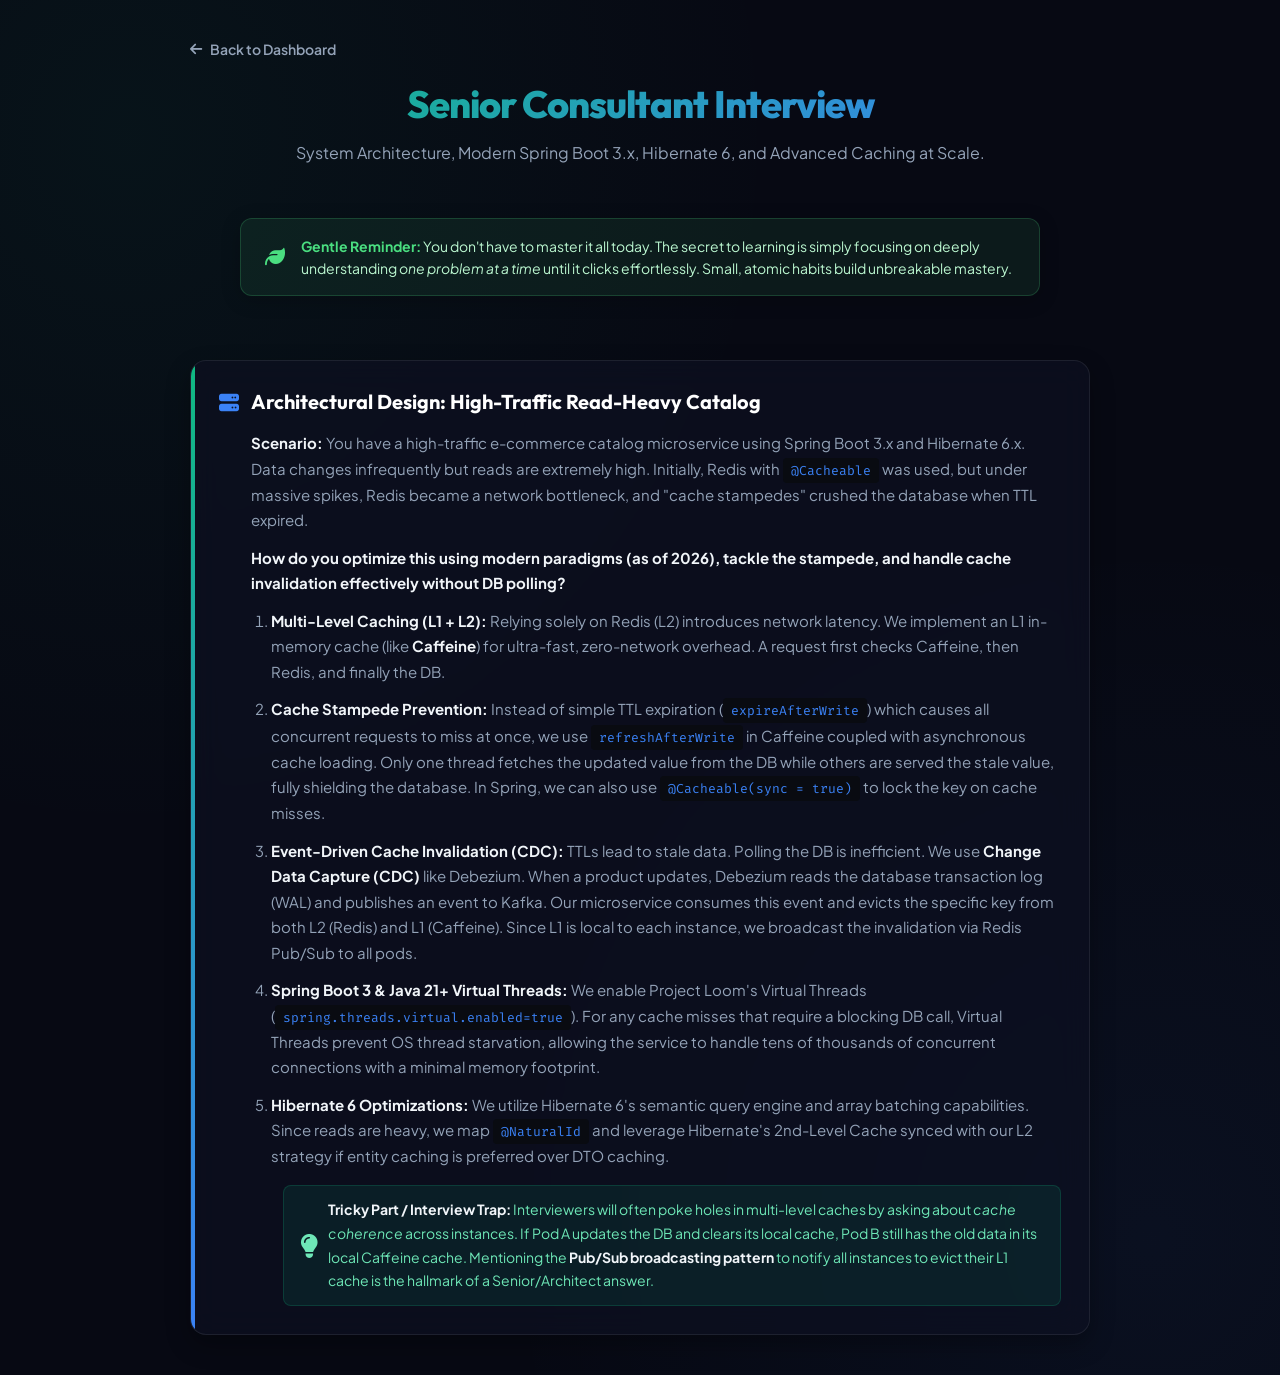
<file: senior-consultant-interview.html>
<!DOCTYPE html>
<html lang="en">
<head>
  <meta charset="UTF-8">
  <meta name="viewport" content="width=device-width, initial-scale=1.0">
  <title>Senior Consultant Interview</title>
  <link rel="preconnect" href="https://fonts.googleapis.com">
  <link rel="preconnect" href="https://fonts.gstatic.com" crossorigin>
  <link href="https://fonts.googleapis.com/css2?family=Outfit:wght@300;400;500;600;700;800&family=Plus+Jakarta+Sans:wght@300;400;500;600;700;800&family=Fira+Code:wght@400;500&display=swap" rel="stylesheet">
  <link rel="stylesheet" href="https://cdnjs.cloudflare.com/ajax/libs/font-awesome/6.4.0/css/all.min.css">
  
  <style>
    :root {
      --bg-dark: #070913;
      --bg-card: rgba(13, 17, 33, 0.7);
      --border-color: rgba(255, 255, 255, 0.08);
      --text-main: #f1f5f9;
      --text-muted: #94a3b8;
      --primary: #10b981;
      --primary-gradient: linear-gradient(135deg, #10b981 0%, #3b82f6 100%);
    }

    * {
      box-sizing: border-box;
      margin: 0;
      padding: 0;
    }

    body {
      background-color: var(--bg-dark);
      background-image: 
        radial-gradient(at 10% 10%, rgba(16, 185, 129, 0.06) 0px, transparent 40%),
        radial-gradient(at 90% 90%, rgba(59, 130, 246, 0.06) 0px, transparent 40%);
      color: var(--text-main);
      font-family: 'Plus Jakarta Sans', sans-serif;
      min-height: 100vh;
      display: flex;
      flex-direction: column;
      align-items: center;
      padding: 40px 24px;
    }

    .container {
      max-width: 900px;
      width: 100%;
      display: flex;
      flex-direction: column;
      gap: 32px;
    }

    header {
      text-align: center;
      margin-bottom: 20px;
    }

    header h1 {
      font-family: 'Outfit', sans-serif;
      font-size: 38px;
      font-weight: 800;
      letter-spacing: -1px;
      margin-bottom: 12px;
      background: var(--primary-gradient);
      -webkit-background-clip: text;
      -webkit-text-fill-color: transparent;
    }

    header p {
      color: var(--text-muted);
      font-size: 16px;
      line-height: 1.6;
    }

    .back-btn {
      display: inline-flex;
      align-items: center;
      gap: 8px;
      color: var(--text-muted);
      text-decoration: none;
      font-weight: 600;
      font-size: 14px;
      transition: color 0.2s;
      align-self: flex-start;
      margin-bottom: -10px;
    }

    .back-btn:hover {
      color: var(--text-main);
    }

    .qa-card {
      background: var(--bg-card);
      border: 1px solid var(--border-color);
      border-radius: 16px;
      padding: 28px;
      backdrop-filter: blur(16px);
      box-shadow: 0 10px 25px rgba(0, 0, 0, 0.3);
      position: relative;
      overflow: hidden;
    }

    .qa-card::before {
      content: '';
      position: absolute;
      top: 0;
      left: 0;
      width: 4px;
      height: 100%;
      background: var(--primary-gradient);
    }

    .question {
      font-family: 'Outfit', sans-serif;
      font-size: 20px;
      font-weight: 700;
      margin-bottom: 16px;
      color: #fff;
      display: flex;
      gap: 12px;
      align-items: flex-start;
    }

    .q-icon {
      color: #3b82f6;
      margin-top: 4px;
    }

    .answer {
      color: var(--text-muted);
      font-size: 15px;
      line-height: 1.7;
      padding-left: 32px;
    }

    .answer strong {
      color: #f1f5f9;
    }

    .trick-box {
      margin-top: 16px;
      margin-left: 32px;
      background: rgba(16, 185, 129, 0.1);
      border: 1px solid rgba(16, 185, 129, 0.2);
      padding: 12px 16px;
      border-radius: 8px;
      font-size: 14px;
      color: #6ee7b7;
      display: flex;
      gap: 10px;
      align-items: center;
    }

    code {
      font-family: 'Fira Code', monospace;
      background: #090b11;
      padding: 4px 8px;
      border-radius: 4px;
      font-size: 13px;
      color: #3b82f6;
    }
    
    .list-points {
      margin-top: 12px;
      padding-left: 20px;
      display: flex;
      flex-direction: column;
      gap: 12px;
    }
  
    .atomic-habit-note {
      background: rgba(74, 222, 128, 0.08);
      border: 1px solid rgba(74, 222, 128, 0.2);
      border-radius: 12px;
      padding: 16px 24px;
      margin: 0 auto 32px auto;
      max-width: 800px;
      display: flex;
      align-items: center;
      gap: 16px;
      color: #bbf7d0;
      font-size: 14px;
      line-height: 1.6;
      box-shadow: 0 4px 20px rgba(0, 0, 0, 0.2);
    }
    .atomic-habit-note i {
      font-size: 20px;
    }
    .atomic-habit-note strong {
      color: #4ade80;
    }

  </style>
</head>
<body>

  <div class="container">
    <a href="index.html" class="back-btn">
      <i class="fa-solid fa-arrow-left"></i> Back to Dashboard
    </a>

    <header>
      <h1>Senior Consultant Interview</h1>
      <p>System Architecture, Modern Spring Boot 3.x, Hibernate 6, and Advanced Caching at Scale.</p>
    </header>

    <div class="atomic-habit-note">
      <i class="fa-solid fa-leaf" style="color: #4ade80;"></i>
      <span><strong>Gentle Reminder:</strong> You don't have to master it all today. The secret to learning is simply focusing on deeply understanding <em>one problem at a time</em> until it clicks effortlessly. Small, atomic habits build unbreakable mastery.</span>
    </div>


    <div class="qa-card">
      <div class="question">
        <i class="fa-solid fa-server q-icon"></i>
        Architectural Design: High-Traffic Read-Heavy Catalog
      </div>
      <div class="answer">
        <p><strong>Scenario:</strong> You have a high-traffic e-commerce catalog microservice using Spring Boot 3.x and Hibernate 6.x. Data changes infrequently but reads are extremely high. Initially, Redis with <code>@Cacheable</code> was used, but under massive spikes, Redis became a network bottleneck, and "cache stampedes" crushed the database when TTL expired.</p>
        <p style="margin-top: 12px;"><strong>How do you optimize this using modern paradigms (as of 2026), tackle the stampede, and handle cache invalidation effectively without DB polling?</strong></p>
        
        <ol class="list-points">
          <li><strong>Multi-Level Caching (L1 + L2):</strong> Relying solely on Redis (L2) introduces network latency. We implement an L1 in-memory cache (like <strong>Caffeine</strong>) for ultra-fast, zero-network overhead. A request first checks Caffeine, then Redis, and finally the DB.</li>
          <li><strong>Cache Stampede Prevention:</strong> Instead of simple TTL expiration (<code>expireAfterWrite</code>) which causes all concurrent requests to miss at once, we use <code>refreshAfterWrite</code> in Caffeine coupled with asynchronous cache loading. Only one thread fetches the updated value from the DB while others are served the stale value, fully shielding the database. In Spring, we can also use <code>@Cacheable(sync = true)</code> to lock the key on cache misses.</li>
          <li><strong>Event-Driven Cache Invalidation (CDC):</strong> TTLs lead to stale data. Polling the DB is inefficient. We use <strong>Change Data Capture (CDC)</strong> like Debezium. When a product updates, Debezium reads the database transaction log (WAL) and publishes an event to Kafka. Our microservice consumes this event and evicts the specific key from both L2 (Redis) and L1 (Caffeine). Since L1 is local to each instance, we broadcast the invalidation via Redis Pub/Sub to all pods.</li>
          <li><strong>Spring Boot 3 & Java 21+ Virtual Threads:</strong> We enable Project Loom's Virtual Threads (<code>spring.threads.virtual.enabled=true</code>). For any cache misses that require a blocking DB call, Virtual Threads prevent OS thread starvation, allowing the service to handle tens of thousands of concurrent connections with a minimal memory footprint.</li>
          <li><strong>Hibernate 6 Optimizations:</strong> We utilize Hibernate 6's semantic query engine and array batching capabilities. Since reads are heavy, we map <code>@NaturalId</code> and leverage Hibernate's 2nd-Level Cache synced with our L2 strategy if entity caching is preferred over DTO caching.</li>
        </ol>

        <div class="trick-box">
          <i class="fa-solid fa-lightbulb" style="font-size: 24px;"></i>
          <div><strong>Tricky Part / Interview Trap:</strong> Interviewers will often poke holes in multi-level caches by asking about <em>cache coherence</em> across instances. If Pod A updates the DB and clears its local cache, Pod B still has the old data in its local Caffeine cache. Mentioning the <strong>Pub/Sub broadcasting pattern</strong> to notify all instances to evict their L1 cache is the hallmark of a Senior/Architect answer.</div>
        </div>
      </div>
    </div>

  </div>

</body>
</html>
</file>
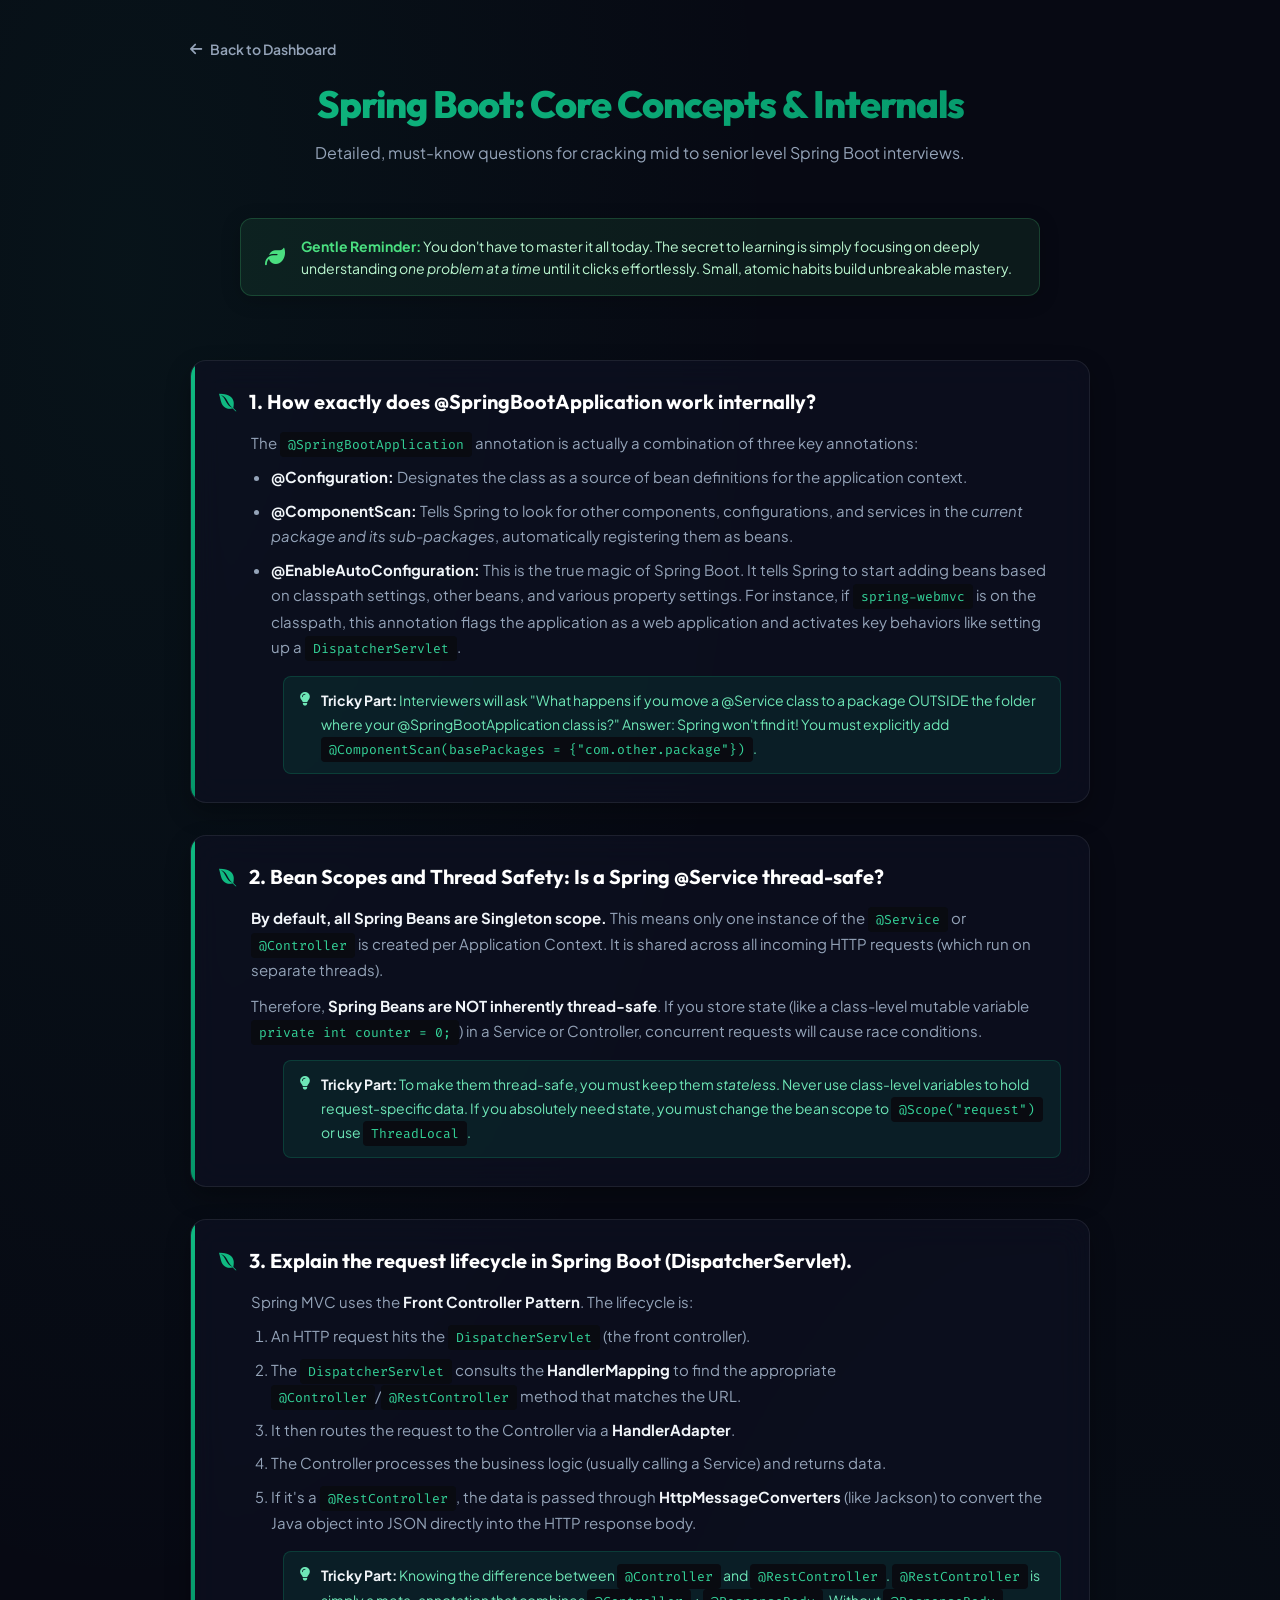
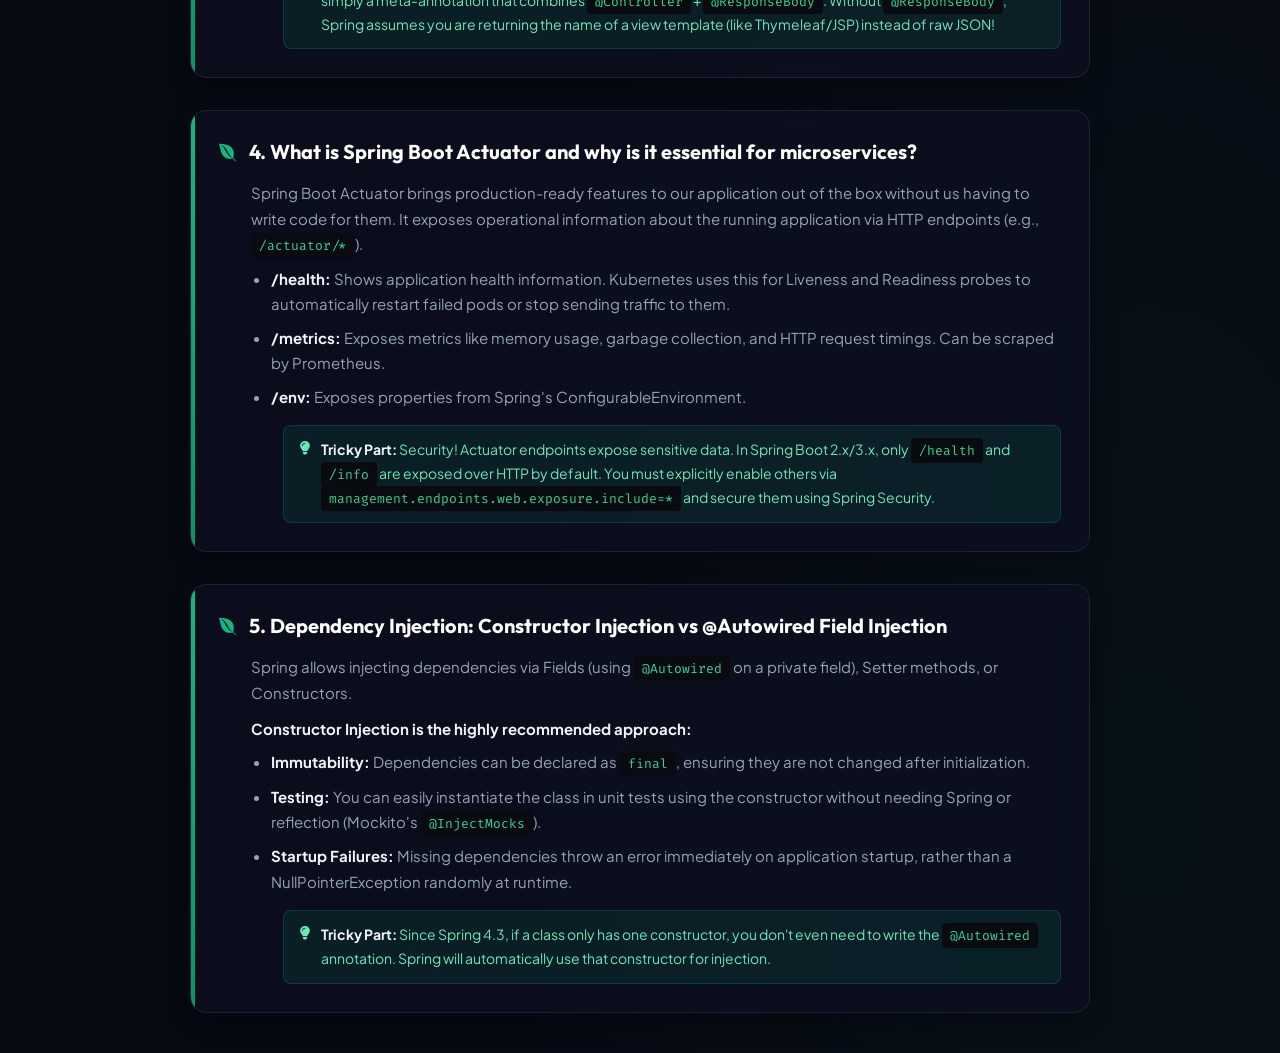
<file: springboot-interview.html>
<!DOCTYPE html>
<html lang="en">
<head>
  <meta charset="UTF-8">
  <meta name="viewport" content="width=device-width, initial-scale=1.0">
  <title>Spring Boot Interview Q&A</title>
  <link rel="preconnect" href="https://fonts.googleapis.com">
  <link rel="preconnect" href="https://fonts.gstatic.com" crossorigin>
  <link href="https://fonts.googleapis.com/css2?family=Outfit:wght@300;400;500;600;700;800&family=Plus+Jakarta+Sans:wght@300;400;500;600;700;800&family=Fira+Code:wght@400;500&display=swap" rel="stylesheet">
  <link rel="stylesheet" href="https://cdnjs.cloudflare.com/ajax/libs/font-awesome/6.4.0/css/all.min.css">
  
  <style>
    :root {
      --bg-dark: #070913;
      --bg-card: rgba(13, 17, 33, 0.7);
      --border-color: rgba(255, 255, 255, 0.08);
      --text-main: #f1f5f9;
      --text-muted: #94a3b8;
      --primary: #10b981;
      --primary-gradient: linear-gradient(135deg, #10b981 0%, #059669 100%);
    }

    * {
      box-sizing: border-box;
      margin: 0;
      padding: 0;
    }

    body {
      background-color: var(--bg-dark);
      background-image: 
        radial-gradient(at 10% 10%, rgba(16, 185, 129, 0.06) 0px, transparent 40%),
        radial-gradient(at 90% 90%, rgba(5, 150, 105, 0.06) 0px, transparent 40%);
      color: var(--text-main);
      font-family: 'Plus Jakarta Sans', sans-serif;
      min-height: 100vh;
      display: flex;
      flex-direction: column;
      align-items: center;
      padding: 40px 24px;
    }

    .container {
      max-width: 900px;
      width: 100%;
      display: flex;
      flex-direction: column;
      gap: 32px;
    }

    header {
      text-align: center;
      margin-bottom: 20px;
    }

    header h1 {
      font-family: 'Outfit', sans-serif;
      font-size: 38px;
      font-weight: 800;
      letter-spacing: -1px;
      margin-bottom: 12px;
      background: var(--primary-gradient);
      -webkit-background-clip: text;
      -webkit-text-fill-color: transparent;
    }

    header p {
      color: var(--text-muted);
      font-size: 16px;
      line-height: 1.6;
    }

    .back-btn {
      display: inline-flex;
      align-items: center;
      gap: 8px;
      color: var(--text-muted);
      text-decoration: none;
      font-weight: 600;
      font-size: 14px;
      transition: color 0.2s;
      align-self: flex-start;
      margin-bottom: -10px;
    }

    .back-btn:hover {
      color: var(--text-main);
    }

    .qa-card {
      background: var(--bg-card);
      border: 1px solid var(--border-color);
      border-radius: 16px;
      padding: 28px;
      backdrop-filter: blur(16px);
      box-shadow: 0 10px 25px rgba(0, 0, 0, 0.3);
      position: relative;
      overflow: hidden;
    }

    .qa-card::before {
      content: '';
      position: absolute;
      top: 0;
      left: 0;
      width: 4px;
      height: 100%;
      background: var(--primary-gradient);
    }

    .question {
      font-family: 'Outfit', sans-serif;
      font-size: 20px;
      font-weight: 700;
      margin-bottom: 16px;
      color: #fff;
      display: flex;
      gap: 12px;
      align-items: flex-start;
    }

    .q-icon {
      color: #10b981;
      margin-top: 4px;
    }

    .answer {
      color: var(--text-muted);
      font-size: 15px;
      line-height: 1.7;
      padding-left: 32px;
    }

    .answer strong {
      color: #f1f5f9;
    }

    .trick-box {
      margin-top: 16px;
      margin-left: 32px;
      background: rgba(16, 185, 129, 0.1);
      border: 1px solid rgba(16, 185, 129, 0.2);
      padding: 12px 16px;
      border-radius: 8px;
      font-size: 14px;
      color: #6ee7b7;
      display: flex;
      gap: 10px;
      align-items: flex-start;
    }

    code {
      font-family: 'Fira Code', monospace;
      background: #090b11;
      padding: 4px 8px;
      border-radius: 4px;
      font-size: 13px;
      color: #34d399;
    }
  
    .atomic-habit-note {
      background: rgba(74, 222, 128, 0.08);
      border: 1px solid rgba(74, 222, 128, 0.2);
      border-radius: 12px;
      padding: 16px 24px;
      margin: 0 auto 32px auto;
      max-width: 800px;
      display: flex;
      align-items: center;
      gap: 16px;
      color: #bbf7d0;
      font-size: 14px;
      line-height: 1.6;
      box-shadow: 0 4px 20px rgba(0, 0, 0, 0.2);
    }
    .atomic-habit-note i {
      font-size: 20px;
    }
    .atomic-habit-note strong {
      color: #4ade80;
    }

  </style>
</head>
<body>

  <div class="container">
    <a href="index.html" class="back-btn">
      <i class="fa-solid fa-arrow-left"></i> Back to Dashboard
    </a>

    <header>
      <h1>Spring Boot: Core Concepts & Internals</h1>
      <p>Detailed, must-know questions for cracking mid to senior level Spring Boot interviews.</p>
    </header>

    <div class="atomic-habit-note">
      <i class="fa-solid fa-leaf" style="color: #4ade80;"></i>
      <span><strong>Gentle Reminder:</strong> You don't have to master it all today. The secret to learning is simply focusing on deeply understanding <em>one problem at a time</em> until it clicks effortlessly. Small, atomic habits build unbreakable mastery.</span>
    </div>


    <div class="qa-card">
      <div class="question">
        <i class="fa-brands fa-envira q-icon"></i>
        1. How exactly does @SpringBootApplication work internally?
      </div>
      <div class="answer">
        <p>The <code>@SpringBootApplication</code> annotation is actually a combination of three key annotations:</p>
        <ul style="margin-top: 8px; padding-left: 20px; display: flex; flex-direction: column; gap: 8px;">
          <li><strong>@Configuration:</strong> Designates the class as a source of bean definitions for the application context.</li>
          <li><strong>@ComponentScan:</strong> Tells Spring to look for other components, configurations, and services in the <em>current package and its sub-packages</em>, automatically registering them as beans.</li>
          <li><strong>@EnableAutoConfiguration:</strong> This is the true magic of Spring Boot. It tells Spring to start adding beans based on classpath settings, other beans, and various property settings. For instance, if <code>spring-webmvc</code> is on the classpath, this annotation flags the application as a web application and activates key behaviors like setting up a <code>DispatcherServlet</code>.</li>
        </ul>
        <div class="trick-box">
          <i class="fa-solid fa-lightbulb" style="margin-top: 3px;"></i>
          <div><strong>Tricky Part:</strong> Interviewers will ask "What happens if you move a @Service class to a package OUTSIDE the folder where your @SpringBootApplication class is?" Answer: Spring won't find it! You must explicitly add <code>@ComponentScan(basePackages = {"com.other.package"})</code>.</div>
        </div>
      </div>
    </div>

    <div class="qa-card">
      <div class="question">
        <i class="fa-brands fa-envira q-icon"></i>
        2. Bean Scopes and Thread Safety: Is a Spring @Service thread-safe?
      </div>
      <div class="answer">
        <p><strong>By default, all Spring Beans are Singleton scope.</strong> This means only one instance of the <code>@Service</code> or <code>@Controller</code> is created per Application Context. It is shared across all incoming HTTP requests (which run on separate threads).</p>
        <p style="margin-top: 10px;">Therefore, <strong>Spring Beans are NOT inherently thread-safe</strong>. If you store state (like a class-level mutable variable <code>private int counter = 0;</code>) in a Service or Controller, concurrent requests will cause race conditions.</p>
        <div class="trick-box">
          <i class="fa-solid fa-lightbulb" style="margin-top: 3px;"></i>
          <div><strong>Tricky Part:</strong> To make them thread-safe, you must keep them <em>stateless</em>. Never use class-level variables to hold request-specific data. If you absolutely need state, you must change the bean scope to <code>@Scope("request")</code> or use <code>ThreadLocal</code>.</div>
        </div>
      </div>
    </div>

    <div class="qa-card">
      <div class="question">
        <i class="fa-brands fa-envira q-icon"></i>
        3. Explain the request lifecycle in Spring Boot (DispatcherServlet).
      </div>
      <div class="answer">
        <p>Spring MVC uses the <strong>Front Controller Pattern</strong>. The lifecycle is:</p>
        <ol style="margin-top: 8px; padding-left: 20px; display: flex; flex-direction: column; gap: 8px;">
          <li>An HTTP request hits the <code>DispatcherServlet</code> (the front controller).</li>
          <li>The <code>DispatcherServlet</code> consults the <strong>HandlerMapping</strong> to find the appropriate <code>@Controller</code>/<code>@RestController</code> method that matches the URL.</li>
          <li>It then routes the request to the Controller via a <strong>HandlerAdapter</strong>.</li>
          <li>The Controller processes the business logic (usually calling a Service) and returns data.</li>
          <li>If it's a <code>@RestController</code>, the data is passed through <strong>HttpMessageConverters</strong> (like Jackson) to convert the Java object into JSON directly into the HTTP response body.</li>
        </ol>
        <div class="trick-box">
          <i class="fa-solid fa-lightbulb" style="margin-top: 3px;"></i>
          <div><strong>Tricky Part:</strong> Knowing the difference between <code>@Controller</code> and <code>@RestController</code>. <code>@RestController</code> is simply a meta-annotation that combines <code>@Controller</code> + <code>@ResponseBody</code>. Without <code>@ResponseBody</code>, Spring assumes you are returning the name of a view template (like Thymeleaf/JSP) instead of raw JSON!</div>
        </div>
      </div>
    </div>

    <div class="qa-card">
      <div class="question">
        <i class="fa-brands fa-envira q-icon"></i>
        4. What is Spring Boot Actuator and why is it essential for microservices?
      </div>
      <div class="answer">
        <p>Spring Boot Actuator brings production-ready features to our application out of the box without us having to write code for them. It exposes operational information about the running application via HTTP endpoints (e.g., <code>/actuator/*</code>).</p>
        <ul style="margin-top: 8px; padding-left: 20px; display: flex; flex-direction: column; gap: 8px;">
          <li><strong>/health:</strong> Shows application health information. Kubernetes uses this for Liveness and Readiness probes to automatically restart failed pods or stop sending traffic to them.</li>
          <li><strong>/metrics:</strong> Exposes metrics like memory usage, garbage collection, and HTTP request timings. Can be scraped by Prometheus.</li>
          <li><strong>/env:</strong> Exposes properties from Spring's ConfigurableEnvironment.</li>
        </ul>
        <div class="trick-box">
          <i class="fa-solid fa-lightbulb" style="margin-top: 3px;"></i>
          <div><strong>Tricky Part:</strong> Security! Actuator endpoints expose sensitive data. In Spring Boot 2.x/3.x, only <code>/health</code> and <code>/info</code> are exposed over HTTP by default. You must explicitly enable others via <code>management.endpoints.web.exposure.include=*</code> and secure them using Spring Security.</div>
        </div>
      </div>
    </div>

    <div class="qa-card">
      <div class="question">
        <i class="fa-brands fa-envira q-icon"></i>
        5. Dependency Injection: Constructor Injection vs @Autowired Field Injection
      </div>
      <div class="answer">
        <p>Spring allows injecting dependencies via Fields (using <code>@Autowired</code> on a private field), Setter methods, or Constructors.</p>
        <p style="margin-top: 10px;"><strong>Constructor Injection is the highly recommended approach:</strong></p>
        <ul style="margin-top: 8px; padding-left: 20px; display: flex; flex-direction: column; gap: 8px;">
          <li><strong>Immutability:</strong> Dependencies can be declared as <code>final</code>, ensuring they are not changed after initialization.</li>
          <li><strong>Testing:</strong> You can easily instantiate the class in unit tests using the constructor without needing Spring or reflection (Mockito's <code>@InjectMocks</code>).</li>
          <li><strong>Startup Failures:</strong> Missing dependencies throw an error immediately on application startup, rather than a NullPointerException randomly at runtime.</li>
        </ul>
        <div class="trick-box">
          <i class="fa-solid fa-lightbulb" style="margin-top: 3px;"></i>
          <div><strong>Tricky Part:</strong> Since Spring 4.3, if a class only has one constructor, you don't even need to write the <code>@Autowired</code> annotation. Spring will automatically use that constructor for injection.</div>
        </div>
      </div>
    </div>

  </div>

</body>
</html>
</file>
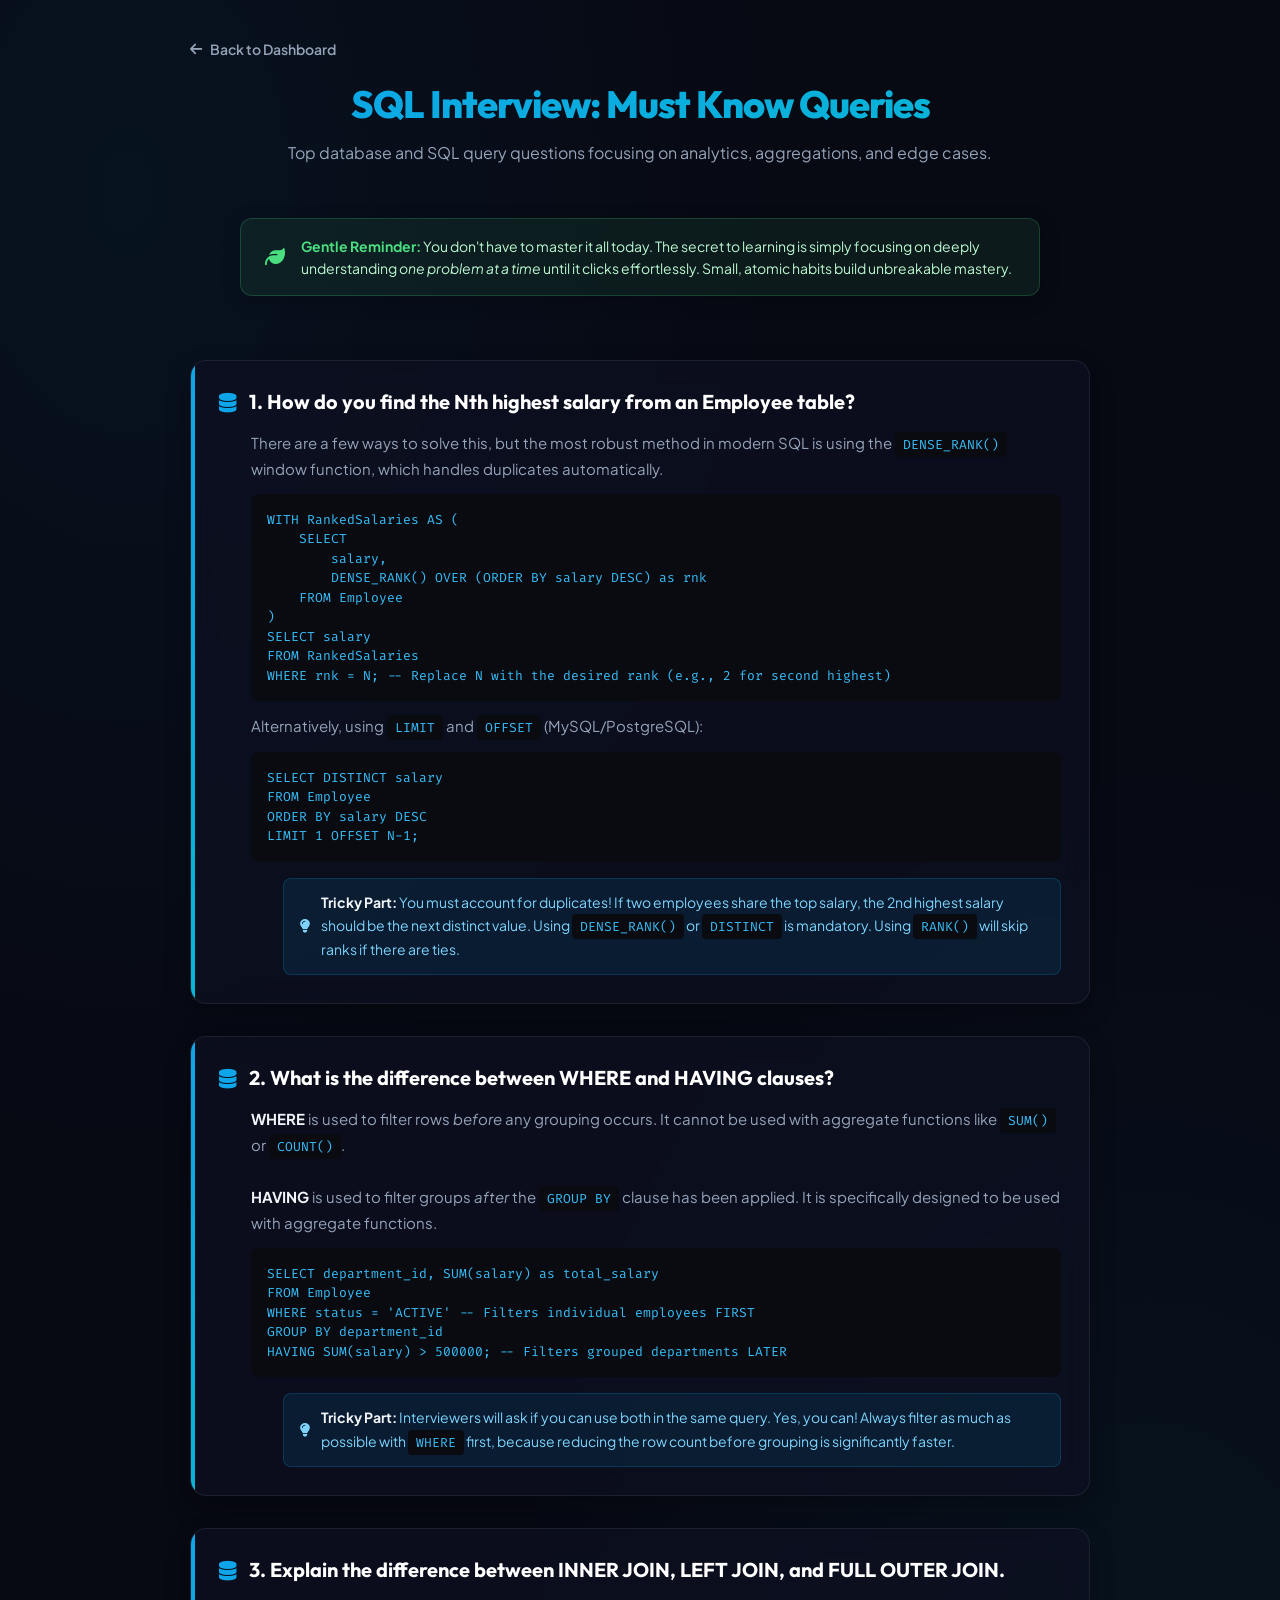
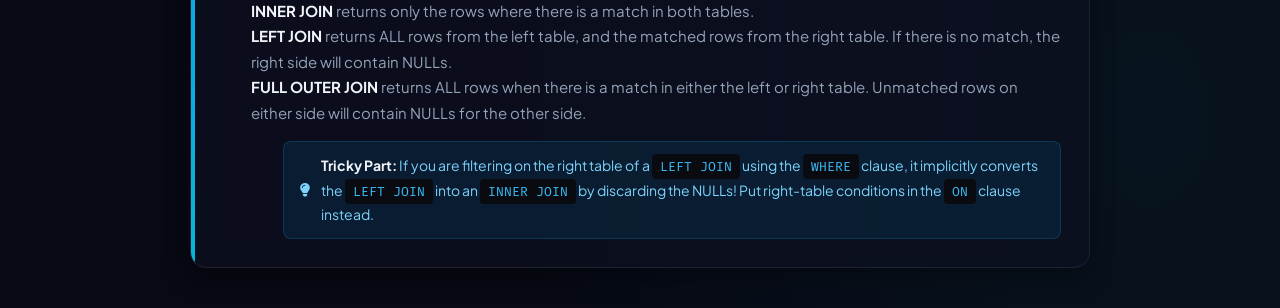
<file: sql-interview.html>
<!DOCTYPE html>
<html lang="en">
<head>
  <meta charset="UTF-8">
  <meta name="viewport" content="width=device-width, initial-scale=1.0">
  <title>SQL Interview Questions</title>
  <link rel="preconnect" href="https://fonts.googleapis.com">
  <link rel="preconnect" href="https://fonts.gstatic.com" crossorigin>
  <link href="https://fonts.googleapis.com/css2?family=Outfit:wght@300;400;500;600;700;800&family=Plus+Jakarta+Sans:wght@300;400;500;600;700;800&family=Fira+Code:wght@400;500&display=swap" rel="stylesheet">
  <link rel="stylesheet" href="https://cdnjs.cloudflare.com/ajax/libs/font-awesome/6.4.0/css/all.min.css">
  
  <style>
    :root {
      --bg-dark: #070913;
      --bg-card: rgba(13, 17, 33, 0.7);
      --border-color: rgba(255, 255, 255, 0.08);
      --text-main: #f1f5f9;
      --text-muted: #94a3b8;
      --primary: #0ea5e9;
      --primary-gradient: linear-gradient(135deg, #0ea5e9 0%, #06b6d4 100%);
    }

    * {
      box-sizing: border-box;
      margin: 0;
      padding: 0;
    }

    body {
      background-color: var(--bg-dark);
      background-image: 
        radial-gradient(at 10% 10%, rgba(14, 165, 233, 0.06) 0px, transparent 40%),
        radial-gradient(at 90% 90%, rgba(6, 182, 212, 0.06) 0px, transparent 40%);
      color: var(--text-main);
      font-family: 'Plus Jakarta Sans', sans-serif;
      min-height: 100vh;
      display: flex;
      flex-direction: column;
      align-items: center;
      padding: 40px 24px;
    }

    .container {
      max-width: 900px;
      width: 100%;
      display: flex;
      flex-direction: column;
      gap: 32px;
    }

    header {
      text-align: center;
      margin-bottom: 20px;
    }

    header h1 {
      font-family: 'Outfit', sans-serif;
      font-size: 38px;
      font-weight: 800;
      letter-spacing: -1px;
      margin-bottom: 12px;
      background: var(--primary-gradient);
      -webkit-background-clip: text;
      -webkit-text-fill-color: transparent;
    }

    header p {
      color: var(--text-muted);
      font-size: 16px;
      line-height: 1.6;
    }

    .back-btn {
      display: inline-flex;
      align-items: center;
      gap: 8px;
      color: var(--text-muted);
      text-decoration: none;
      font-weight: 600;
      font-size: 14px;
      transition: color 0.2s;
      align-self: flex-start;
      margin-bottom: -10px;
    }

    .back-btn:hover {
      color: var(--text-main);
    }

    .qa-card {
      background: var(--bg-card);
      border: 1px solid var(--border-color);
      border-radius: 16px;
      padding: 28px;
      backdrop-filter: blur(16px);
      box-shadow: 0 10px 25px rgba(0, 0, 0, 0.3);
      position: relative;
      overflow: hidden;
    }

    .qa-card::before {
      content: '';
      position: absolute;
      top: 0;
      left: 0;
      width: 4px;
      height: 100%;
      background: var(--primary-gradient);
    }

    .question {
      font-family: 'Outfit', sans-serif;
      font-size: 20px;
      font-weight: 700;
      margin-bottom: 16px;
      color: #fff;
      display: flex;
      gap: 12px;
      align-items: flex-start;
    }

    .q-icon {
      color: #0ea5e9;
      margin-top: 4px;
    }

    .answer {
      color: var(--text-muted);
      font-size: 15px;
      line-height: 1.7;
      padding-left: 32px;
    }

    .answer strong {
      color: #f1f5f9;
    }

    .trick-box {
      margin-top: 16px;
      margin-left: 32px;
      background: rgba(14, 165, 233, 0.1);
      border: 1px solid rgba(14, 165, 233, 0.2);
      padding: 12px 16px;
      border-radius: 8px;
      font-size: 14px;
      color: #7dd3fc;
      display: flex;
      gap: 10px;
      align-items: center;
    }

    code {
      font-family: 'Fira Code', monospace;
      background: #090b11;
      padding: 4px 8px;
      border-radius: 4px;
      font-size: 13px;
      color: #38bdf8;
    }
    
    pre code {
      display: block;
      padding: 16px;
      border-radius: 8px;
      margin: 12px 0;
      overflow-x: auto;
      line-height: 1.5;
    }
  
    .atomic-habit-note {
      background: rgba(74, 222, 128, 0.08);
      border: 1px solid rgba(74, 222, 128, 0.2);
      border-radius: 12px;
      padding: 16px 24px;
      margin: 0 auto 32px auto;
      max-width: 800px;
      display: flex;
      align-items: center;
      gap: 16px;
      color: #bbf7d0;
      font-size: 14px;
      line-height: 1.6;
      box-shadow: 0 4px 20px rgba(0, 0, 0, 0.2);
    }
    .atomic-habit-note i {
      font-size: 20px;
    }
    .atomic-habit-note strong {
      color: #4ade80;
    }

  </style>
</head>
<body>

  <div class="container">
    <a href="index.html" class="back-btn">
      <i class="fa-solid fa-arrow-left"></i> Back to Dashboard
    </a>

    <header>
      <h1>SQL Interview: Must Know Queries</h1>
      <p>Top database and SQL query questions focusing on analytics, aggregations, and edge cases.</p>
    </header>

    <div class="atomic-habit-note">
      <i class="fa-solid fa-leaf" style="color: #4ade80;"></i>
      <span><strong>Gentle Reminder:</strong> You don't have to master it all today. The secret to learning is simply focusing on deeply understanding <em>one problem at a time</em> until it clicks effortlessly. Small, atomic habits build unbreakable mastery.</span>
    </div>


    <div class="qa-card">
      <div class="question">
        <i class="fa-solid fa-database q-icon"></i>
        1. How do you find the Nth highest salary from an Employee table?
      </div>
      <div class="answer">
        <p>There are a few ways to solve this, but the most robust method in modern SQL is using the <code>DENSE_RANK()</code> window function, which handles duplicates automatically.</p>
<pre><code>WITH RankedSalaries AS (
    SELECT 
        salary, 
        DENSE_RANK() OVER (ORDER BY salary DESC) as rnk
    FROM Employee
)
SELECT salary 
FROM RankedSalaries 
WHERE rnk = N; -- Replace N with the desired rank (e.g., 2 for second highest)
</code></pre>
        <p>Alternatively, using <code>LIMIT</code> and <code>OFFSET</code> (MySQL/PostgreSQL):</p>
<pre><code>SELECT DISTINCT salary
FROM Employee
ORDER BY salary DESC
LIMIT 1 OFFSET N-1;
</code></pre>
        <div class="trick-box">
          <i class="fa-solid fa-lightbulb"></i>
          <div><strong>Tricky Part:</strong> You must account for duplicates! If two employees share the top salary, the 2nd highest salary should be the next distinct value. Using <code>DENSE_RANK()</code> or <code>DISTINCT</code> is mandatory. Using <code>RANK()</code> will skip ranks if there are ties.</div>
        </div>
      </div>
    </div>

    <div class="qa-card">
      <div class="question">
        <i class="fa-solid fa-database q-icon"></i>
        2. What is the difference between WHERE and HAVING clauses?
      </div>
      <div class="answer">
        <p><strong>WHERE</strong> is used to filter rows <em>before</em> any grouping occurs. It cannot be used with aggregate functions like <code>SUM()</code> or <code>COUNT()</code>.<br><br>
        <strong>HAVING</strong> is used to filter groups <em>after</em> the <code>GROUP BY</code> clause has been applied. It is specifically designed to be used with aggregate functions.</p>
<pre><code>SELECT department_id, SUM(salary) as total_salary
FROM Employee
WHERE status = 'ACTIVE' -- Filters individual employees FIRST
GROUP BY department_id
HAVING SUM(salary) > 500000; -- Filters grouped departments LATER
</code></pre>
        <div class="trick-box">
          <i class="fa-solid fa-lightbulb"></i>
          <div><strong>Tricky Part:</strong> Interviewers will ask if you can use both in the same query. Yes, you can! Always filter as much as possible with <code>WHERE</code> first, because reducing the row count before grouping is significantly faster.</div>
        </div>
      </div>
    </div>

    <div class="qa-card">
      <div class="question">
        <i class="fa-solid fa-database q-icon"></i>
        3. Explain the difference between INNER JOIN, LEFT JOIN, and FULL OUTER JOIN.
      </div>
      <div class="answer">
        <p><strong>INNER JOIN</strong> returns only the rows where there is a match in both tables.<br>
        <strong>LEFT JOIN</strong> returns ALL rows from the left table, and the matched rows from the right table. If there is no match, the right side will contain NULLs.<br>
        <strong>FULL OUTER JOIN</strong> returns ALL rows when there is a match in either the left or right table. Unmatched rows on either side will contain NULLs for the other side.</p>
        <div class="trick-box">
          <i class="fa-solid fa-lightbulb"></i>
          <div><strong>Tricky Part:</strong> If you are filtering on the right table of a <code>LEFT JOIN</code> using the <code>WHERE</code> clause, it implicitly converts the <code>LEFT JOIN</code> into an <code>INNER JOIN</code> by discarding the NULLs! Put right-table conditions in the <code>ON</code> clause instead.</div>
        </div>
      </div>
    </div>

  </div>

</body>
</html>
</file>
